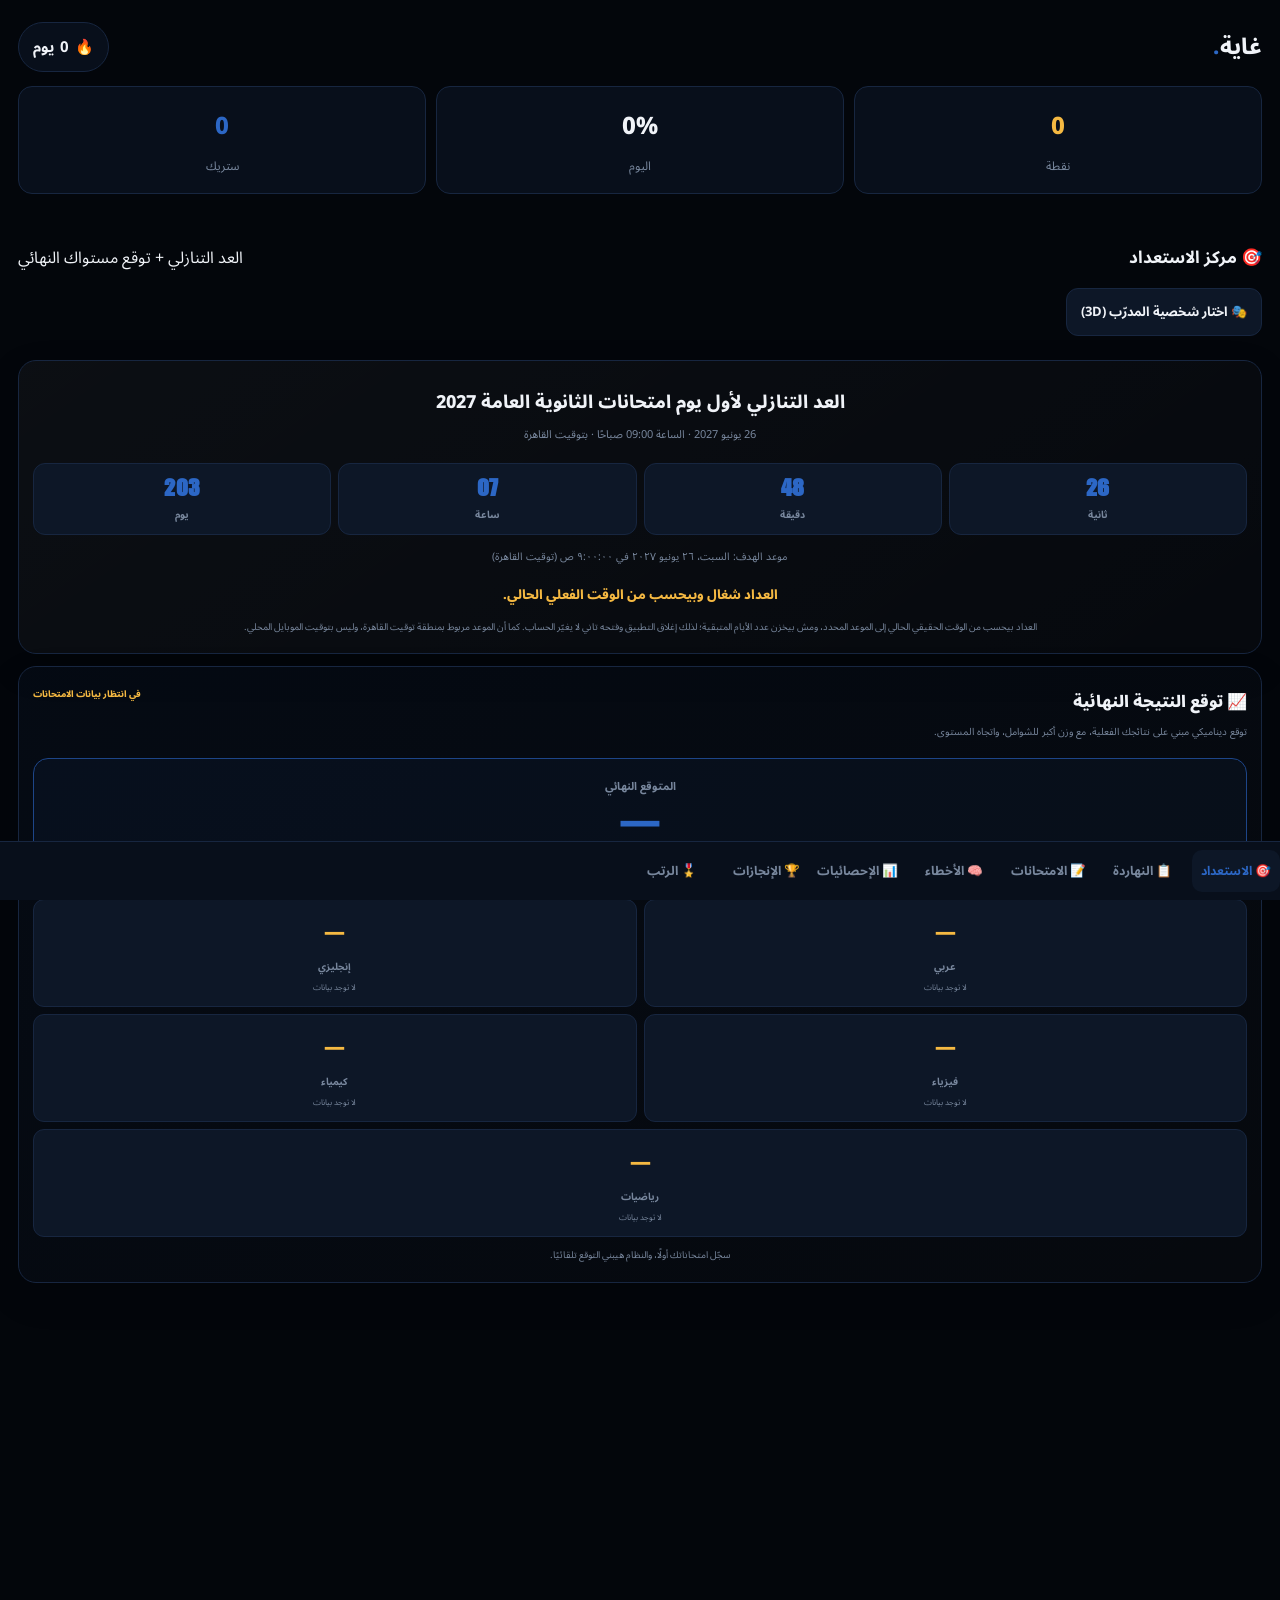
<file: index.html>
<!DOCTYPE html>
<html lang="ar" dir="rtl">
<head>
<meta charset="UTF-8">
<meta name="viewport" content="width=device-width, initial-scale=1.0, viewport-fit=cover">
<meta name="theme-color" content="#03060B">
<title>غاية</title>
<link rel="manifest" href="manifest.json">
<link rel="apple-touch-icon" href="icon-192.png">
<link rel="icon" href="icon-192.png">
<link rel="stylesheet" href="fonts.css">
<style>
  :root{
    --bg:#03060B;
    --surface:#080F1B;
    --surface-2:#0D1727;
    --border:#172640;
    --text:#F0F3F8;
    --muted:#78879D;
    --mint:#2C67C5;
    --mint-dim:#1D4588;
    --gold:#F5B942;
    --red:#FF5C5C;
    --red-dim:#5C2323;
  }
  *{box-sizing:border-box; margin:0; padding:0;}
  html{
    min-height:100%;
    overflow-y:auto;
    overflow-x:hidden;
    scroll-padding-bottom:340px;
  }
  body{
    height:auto;
    overflow-y:auto;
    overflow-x:hidden;
    scroll-padding-bottom:340px;
  }
  body{
    background:
      linear-gradient(var(--bg),var(--bg)),
      repeating-linear-gradient(0deg, transparent, transparent 39px, rgba(255,255,255,0.028) 40px),
      repeating-linear-gradient(90deg, transparent, transparent 39px, rgba(255,255,255,0.028) 40px);
    color:var(--text);
    font-family:'Noto Sans Arabic','Cairo','Tajawal',sans-serif;
    min-height:100dvh;
    padding-bottom:calc(320px + env(safe-area-inset-bottom));
  }
  body::after{content:''; display:block; height:120px;}
  h1,h2,h3,.num,.brand{font-family:'Noto Sans Arabic','Cairo','Tajawal',sans-serif;}
  .achievement-en,.rank-en,.rank-current-en{
    font-family:Impact,'Haettenschweiler','Arial Narrow Bold','Noto Sans Display',sans-serif;
    font-weight:900;
    letter-spacing:.15px;
  }
  .countdown-grid .countdown-value{
    font-family:Impact,'Haettenschweiler','Arial Narrow Bold','Noto Sans Display','Noto Sans Arabic',sans-serif;
    font-weight:900;
    letter-spacing:.2px;
  }
  /* Arabic display style: a heavy, rounded local fallback closest to the selected Picsart reference. */
  .brand,.section-head h2,.countdown-title,.prediction-head h3{font-weight:900;}

  header.top{
    padding:22px 18px 14px;
    display:flex;
    align-items:center;
    justify-content:space-between;
  }
  .brand{font-size:22px; font-weight:800; letter-spacing:.3px;}
  .brand span{color:var(--mint);}
  .streak-pill{
    display:flex; align-items:center; gap:6px;
    background:var(--surface);
    border:1px solid var(--border);
    padding:8px 14px;
    border-radius:100px;
    font-family:'Noto Sans Arabic','Cairo','Tajawal',sans-serif;
    font-weight:700;
    font-size:15px;
  }

  .stats-row{
    display:grid;
    grid-template-columns:1fr 1fr 1fr;
    gap:10px;
    padding:0 18px 18px;
  }
  .stat-card{
    background:var(--surface);
    border:1px solid var(--border);
    border-radius:14px;
    padding:14px 10px;
    text-align:center;
  }
  .stat-card .num{font-size:24px; font-weight:800;}
  .stat-card .lbl{font-size:12px; color:var(--muted); margin-top:2px;}
  .stat-card.points .num{color:var(--gold);}
  .stat-card.streak .num{color:var(--mint);}
  .points-breakdown{
    display:grid; grid-template-columns:repeat(4,1fr); gap:8px; margin-top:8px;
  }
  .points-breakdown .point-box{
    background:var(--surface); border:1px solid var(--border);
    border-radius:12px; padding:10px 6px; text-align:center;
  }
  .points-breakdown .point-value{
    font-family:'Noto Sans Arabic','Cairo','Tajawal',sans-serif; font-size:18px; font-weight:800; color:var(--gold);
  }
  .points-breakdown .point-label{font-size:10.5px; color:var(--muted); margin-top:2px;}
  .subject-breakdown{
    display:grid; grid-template-columns:repeat(3,1fr); gap:8px; margin-top:8px;
  }
  .subject-breakdown .point-box.total{border-color:var(--mint-dim);}
  .subject-breakdown .point-box.total .point-value{color:var(--mint);}

  section.wrap{padding:6px 18px 140px;}

  .section-head{
    display:flex; align-items:center; justify-content:space-between;
    margin:22px 0 12px;
  }
  .section-head h2{font-size:17px; font-weight:700;}
  .section-head .tabs, #page-errors .tabs{display:flex; gap:6px; background:var(--surface); padding:4px; border-radius:10px; border:1px solid var(--border); flex-wrap:wrap;}
  .section-head .tabs button, #page-errors .tabs button{
    background:transparent; border:none; color:var(--muted);
    font-family:'Noto Sans Arabic','Cairo','Tajawal',sans-serif; font-size:12px; padding:6px 10px; border-radius:7px; cursor:pointer;
  }
  .section-head .tabs button.active, #page-errors .tabs button.active{background:var(--surface-2); color:var(--text); font-weight:700;}

  .task{
    background:var(--surface);
    border:1px solid var(--border);
    border-radius:14px;
    padding:14px 16px;
    margin-bottom:10px;
    display:flex;
    align-items:center;
    gap:12px;
    position:relative;
    overflow:hidden;
  }
  .task .idx{
    font-family:'Noto Sans Arabic','Cairo','Tajawal',sans-serif; font-weight:800; font-size:13px; color:var(--muted);
    min-width:22px;
  }
  .task .info{flex:1; min-width:0;}
  .task .title{font-size:15px; font-weight:600; margin-bottom:3px;}
  .task.done .title{color:var(--muted); text-decoration:line-through;}
  .task .time{font-size:12.5px; color:var(--muted); font-family:'Noto Sans Arabic','Cairo','Tajawal',sans-serif;}
  .task .check{
    width:30px; height:30px; border-radius:9px;
    border:2px solid var(--border);
    background:transparent;
    display:flex; align-items:center; justify-content:center;
    cursor:pointer; flex-shrink:0;
    font-size:16px; color:transparent;
  }
  .task.done{border-color:var(--mint-dim); background:linear-gradient(90deg, rgba(44,103,197,0.08), transparent);}
  .task.done .check{background:var(--mint); border-color:var(--mint); color:#FFFFFF;}
  .task.failed{border-color:var(--red-dim); background:linear-gradient(90deg, rgba(255,92,92,0.08), transparent);}
  .task.failed .check{border-color:var(--red); color:var(--red);}
  .task.failed .time{color:var(--red);}

  .empty{
    text-align:center; color:var(--muted); font-size:13.5px;
    padding:28px 10px; border:1px dashed var(--border); border-radius:14px;
  }


  /* ---------- ACHIEVEMENTS ---------- */
.achievement-card.locked 
.rank-card-badge{
  width:110px;height:130px;display:block;margin:0 auto 8px;object-fit:contain;
  filter:drop-shadow(0 9px 16px rgba(0,0,0,.42));
  transition:transform .22s ease;
}
.rank-card:hover .rank-card-badge{transform:translateY(-4px) scale(1.035);}
.rank-card.locked .rank-card-badge{filter:grayscale(.75) brightness(.62) opacity(.48);}
.rank-card.current .rank-card-badge{filter:drop-shadow(0 0 14px rgba(224,189,99,.24)) drop-shadow(0 9px 16px rgba(0,0,0,.42));}

.achievement-badge-img{
  width:100px;height:114px;display:block;margin:0 auto 10px;object-fit:contain;
  filter:drop-shadow(0 8px 14px rgba(0,0,0,.42));
  transition:transform .22s ease,filter .22s ease,opacity .22s ease;
}
.achievement-card:hover .achievement-badge-img{transform:translateY(-3px) scale(1.035);}
.achievement-card.locked .achievement-badge-img{
  filter:grayscale(.9) brightness(.36) saturate(.35) contrast(1.08);
  opacity:.52;
}
.rank-hero{background:var(--surface);border:1px solid var(--border);border-radius:16px;padding:14px;margin-bottom:12px;display:grid;grid-template-columns:86px 1fr;gap:14px;align-items:center;}
  .rank-hero img{width:82px;height:82px;display:block;}
  .rank-level{font-size:10px;color:var(--gold);font-weight:900;letter-spacing:.4px;}
  .rank-current-name{font-size:18px;font-weight:900;margin-top:2px;line-height:1.3;}
  .rank-current-en{font-size:10.5px;color:var(--muted);direction:ltr;text-align:left;margin-top:2px;}
  .rank-points{font-family:'Noto Sans Arabic','Cairo','Tajawal',sans-serif;font-size:12px;color:var(--text);margin-top:7px;}
  .rank-progress{height:6px;background:var(--surface-2);border-radius:99px;overflow:hidden;margin-top:8px;}
  .rank-progress span{display:block;height:100%;background:var(--gold);border-radius:99px;}
  .rank-levels{display:flex;gap:5px;overflow:auto;margin-bottom:12px;padding-bottom:2px;}
  .rank-level-filter{white-space:nowrap;background:var(--surface);border:1px solid var(--border);color:var(--muted);border-radius:10px;padding:8px 10px;font-family:'Noto Sans Arabic','Cairo','Tajawal',sans-serif;font-size:11px;cursor:pointer;}
  .rank-level-filter.active{color:var(--text);border-color:var(--gold);font-weight:800;background:var(--surface-2);}
  .rank-grid{display:grid;grid-template-columns:repeat(2,minmax(0,1fr));gap:9px;}
  .rank-card{position:relative;background:var(--surface);border:1px solid var(--border);border-radius:14px;padding:11px;min-height:126px;overflow:hidden;display:grid;grid-template-columns:58px 1fr;gap:10px;align-items:center;}
  .rank-card.current{border-color:var(--gold);box-shadow:0 0 0 1px rgba(245,185,66,.1);}
  .rank-card.passed{border-color:var(--mint-dim);}
  .rank-card.locked{opacity:.55;filter:saturate(.45);}
  .rank-card img{width:56px;height:56px;display:block;}
  .rank-num{font-size:9.5px;color:var(--muted);font-family:'Noto Sans Arabic','Cairo','Tajawal',sans-serif;}
  .rank-name{font-size:12.5px;font-weight:900;line-height:1.35;margin-top:2px;}
  .rank-en{font-size:9.5px;color:var(--muted);direction:ltr;text-align:left;margin-top:2px;}
  .rank-required{font-size:10px;color:var(--muted);margin-top:6px;}
  .rank-state{font-size:9.5px;font-weight:800;margin-top:5px;color:var(--muted);}
  .rank-card.current .rank-state{color:var(--gold);}
  .rank-card.passed .rank-state{color:var(--mint);}
  @media(max-width:520px){.rank-grid{grid-template-columns:1fr;}.rank-hero{grid-template-columns:72px 1fr}.rank-hero img{width:68px;height:68px;}}
  .achievement-summary{display:grid;grid-template-columns:repeat(3,1fr);gap:8px;margin-bottom:12px;}
  .achievement-stat{background:var(--surface);border:1px solid var(--border);border-radius:12px;padding:12px;text-align:center;}
  .achievement-stat .num{font-family:'Noto Sans Arabic','Cairo','Tajawal',sans-serif;font-size:20px;font-weight:900;color:var(--gold);}
  .achievement-stat .lbl{font-size:11px;color:var(--muted);margin-top:3px;}
  .achievement-filters{display:flex;gap:6px;flex-wrap:wrap;margin-bottom:12px;}
  .achievement-filter{background:var(--surface);border:1px solid var(--border);color:var(--muted);border-radius:10px;padding:8px 10px;font-family:'Noto Sans Arabic','Cairo','Tajawal',sans-serif;font-size:11.5px;cursor:pointer;}
  .achievement-filter.active{background:var(--surface-2);color:var(--text);border-color:var(--gold);font-weight:800;}
  .achievement-grid{display:grid;grid-template-columns:repeat(2,minmax(0,1fr));gap:9px;}
  .achievement-card{position:relative;background:var(--surface);border:1px solid var(--border);border-radius:14px;padding:12px;min-height:126px;overflow:hidden;}
  .achievement-card.unlocked{border-color:var(--gold);box-shadow:0 0 0 1px rgba(245,185,66,.08);}
  .achievement-card.locked{opacity:.62;filter:saturate(.45);}
  .achievement-id{position:absolute;top:8px;left:9px;font-size:10px;color:var(--muted);font-family:'Noto Sans Arabic','Cairo','Tajawal',sans-serif;}
  .achievement-badge{width:42px;height:42px;border-radius:12px;background:var(--surface-2);border:1px solid var(--border);display:flex;align-items:center;justify-content:center;font-size:21px;margin-bottom:8px;}
  .achievement-card.unlocked .achievement-badge{border-color:var(--gold);background:rgba(245,185,66,.08);}
  .achievement-name{font-weight:900;font-size:13px;line-height:1.35;}
  .achievement-en{font-size:10.5px;color:var(--muted);margin-top:2px;direction:ltr;text-align:left;}
  .achievement-condition{font-size:10.5px;color:var(--muted);line-height:1.45;margin-top:7px;}
  .achievement-status{font-size:10px;margin-top:7px;color:var(--muted);font-weight:700;}
  .achievement-card.unlocked .achievement-status{color:var(--mint);}
  .achievement-progress{height:4px;background:var(--surface-2);border-radius:99px;overflow:hidden;margin-top:8px;}
  .achievement-progress span{display:block;height:100%;background:var(--gold);border-radius:99px;}
  @media(max-width:520px){.achievement-grid{grid-template-columns:1fr;}.achievement-summary{grid-template-columns:repeat(3,1fr);}}

  .add-bar{
    display:flex; gap:8px; margin-top:14px;
  }
  .add-bar input[type=text]{
    flex:1; background:var(--surface); border:1px solid var(--border); color:var(--text);
    border-radius:12px; padding:12px 14px; font-family:'Noto Sans Arabic','Cairo','Tajawal',sans-serif; font-size:14px;
  }
  .add-bar input[type=time]{
    background:var(--surface); border:1px solid var(--border); color:var(--text);
    border-radius:12px; padding:12px 10px; font-family:'Noto Sans Arabic','Cairo','Tajawal',sans-serif; font-size:14px; width:108px;
  }
  .add-bar button{
    background:var(--mint); color:#FFFFFF; border:none; border-radius:12px;
    padding:0 18px; font-family:'Noto Sans Arabic','Cairo','Tajawal',sans-serif; font-weight:800; font-size:14px; cursor:pointer;
  }

  .exam-form{
    background:var(--surface); border:1px solid var(--border); border-radius:14px;
    padding:14px; margin-bottom:16px;
  }
  .exam-form h3{font-size:15px; margin-bottom:12px;}
  .form-grid{display:grid; grid-template-columns:1fr 1fr; gap:10px;}
  .field{display:flex; flex-direction:column; gap:5px;}
  .field.full{grid-column:1 / -1;}
  .field label{font-size:12px; color:var(--muted);}
  .field select,.field input{
    width:100%; background:var(--surface-2); border:1px solid var(--border);
    color:var(--text); border-radius:10px; padding:10px 11px;
    font-family:'Noto Sans Arabic','Cairo','Tajawal',sans-serif; font-size:13.5px;
  }
  .field input[type=number]{font-family:'Noto Sans Arabic','Cairo','Tajawal',sans-serif;}
  .exam-submit{
    width:100%; margin-top:12px; padding:11px; border:none; border-radius:10px;
    background:var(--mint); color:#FFFFFF; font-family:'Noto Sans Arabic','Cairo','Tajawal',sans-serif;
    font-weight:800; font-size:13.5px; cursor:pointer;
  }
  .exam-section-title{
    display:flex; align-items:center; justify-content:space-between;
    margin:18px 0 10px;
  }
  .exam-section-title h3{font-size:15px;}
  .exam-section-title span{font-size:11px; color:var(--muted);}
  .exam-summary{
    display:flex; align-items:center; gap:10px; background:var(--surface);
    border:1px solid var(--border); border-radius:12px; padding:12px 14px;
    margin-bottom:8px;
  }
  .exam-summary .subject{flex:1; font-weight:700; font-size:14px;}
  .exam-summary .exam-count{font-size:11px; color:var(--muted);}
  .exam-summary .average{font-family:'Noto Sans Arabic','Cairo','Tajawal',sans-serif; font-size:17px; font-weight:800; color:var(--gold);}
  .exam-record{
    display:flex; align-items:center; gap:10px; padding:10px 2px;
    border-bottom:1px solid var(--border); font-size:13px;
  }
  .exam-record:last-child{border-bottom:none;}
  .exam-record .record-info{flex:1; min-width:0;}
  .exam-record .record-subject{font-weight:700;}
  .exam-record .record-meta{font-size:11px; color:var(--muted); margin-top:2px;}
  .exam-record .record-score{font-family:'Noto Sans Arabic','Cairo','Tajawal',sans-serif; font-weight:800; color:var(--mint);}
  .schedule-row{
    display:grid; grid-template-columns:1fr 1.2fr .9fr; gap:8px;
    margin-bottom:8px;
  }
  .schedule-row input,.schedule-row select{
    width:100%; min-width:0; background:var(--surface-2);
    border:1px solid var(--border); color:var(--text); border-radius:9px;
    padding:9px 8px; font-family:'Noto Sans Arabic','Cairo','Tajawal',sans-serif; font-size:12px;
  }
  .schedule-row input[type=time]{font-family:'Noto Sans Arabic','Cairo','Tajawal',sans-serif;}
  .record-actions{display:flex; gap:4px; flex-shrink:0;}
  .icon-btn{
    background:transparent; border:1px solid var(--border); color:var(--muted);
    font-size:13px; cursor:pointer; padding:6px 8px; border-radius:8px; line-height:1;
  }
  .icon-btn.danger{border-color:var(--red-dim); color:var(--red);}
  .exam-record.editing{border:1px solid var(--mint-dim); border-radius:10px; background:rgba(44,103,197,.05);}
  .exam-submit-row{display:flex; gap:8px; margin-top:12px;}
  .exam-submit-row .exam-submit{margin-top:0; flex:1;}
  .exam-cancel-edit{
    display:none; border:1px solid var(--border); background:transparent; color:var(--muted);
    border-radius:10px; padding:0 16px; font-family:'Noto Sans Arabic','Cairo','Tajawal',sans-serif; font-weight:700; font-size:13px; cursor:pointer;
  }
  .exam-filter{
    width:100%; background:var(--surface-2); border:1px solid var(--border); color:var(--text);
    border-radius:10px; padding:9px 11px; font-family:'Noto Sans Arabic','Cairo','Tajawal',sans-serif; font-size:13px; margin-bottom:10px;
  }
  .stats-nav{
    display:flex; align-items:center; justify-content:center; gap:14px; margin:6px 0 6px;
  }
  .stats-nav button{
    padding:7px 14px; border-radius:9px; border:1px solid var(--border);
    background:var(--surface); color:var(--text); font-family:'Noto Sans Arabic','Cairo','Tajawal',sans-serif; font-weight:700; font-size:12.5px; cursor:pointer;
  }
  .stats-nav button:disabled{opacity:.35; cursor:default;}
  .stats-nav .range-label{font-family:'Noto Sans Arabic','Cairo','Tajawal',sans-serif; font-weight:700; font-size:13px; min-width:130px; text-align:center;}
  .exam-chart-panel{background:var(--surface);border:1px solid var(--border);border-radius:16px;padding:13px;margin-top:12px;}
  .exam-chart-head{display:flex;align-items:flex-start;justify-content:space-between;gap:10px;margin-bottom:10px;} .exam-chart-head h3{font-size:14px;font-weight:900;margin-bottom:3px;} .exam-chart-head span{font-size:10.5px;color:var(--muted);line-height:1.5;}
  .chart-period-tabs{display:flex;gap:4px;background:var(--surface-2);border:1px solid var(--border);border-radius:9px;padding:3px;flex-shrink:0;} .chart-period-tabs button{border:0;background:transparent;color:var(--muted);font-family:inherit;font-size:10px;font-weight:800;padding:6px 7px;border-radius:7px;white-space:nowrap;cursor:pointer;} .chart-period-tabs button.active{background:var(--mint);color:#fff;}
  .chart-filter-scroller{display:flex;gap:6px;overflow-x:auto;scrollbar-width:none;-webkit-overflow-scrolling:touch;padding:1px 1px 7px;margin-bottom:2px;} .chart-filter-scroller::-webkit-scrollbar{display:none;} .chart-filter-scroller button{flex:0 0 auto;border:1px solid var(--border);background:var(--surface-2);color:var(--muted);font-family:inherit;font-size:10.5px;font-weight:700;padding:7px 9px;border-radius:9px;white-space:nowrap;cursor:pointer;} .chart-filter-scroller button.active{color:#fff;border-color:var(--mint);background:rgba(44,103,197,.18);}
  .exam-chart-wrap{height:245px;position:relative;margin-top:5px;} #examProgressChart{width:100%;height:100%;display:block;} .exam-chart-legend{display:flex;gap:8px;flex-wrap:wrap;margin-top:8px;} .chart-legend-item{display:inline-flex;align-items:center;gap:5px;color:var(--muted);font-size:9.5px;} .chart-legend-dot{width:8px;height:8px;border-radius:50%;display:inline-block;}
  .all-exam-records{background:var(--surface);border:1px solid var(--border);border-radius:14px;overflow:hidden;} .all-exam-record{display:grid;grid-template-columns:1fr auto;gap:10px;padding:11px 12px;border-bottom:1px solid var(--border);align-items:center;} .all-exam-record:last-child{border-bottom:0;} .all-exam-main{min-width:0;} .all-exam-title{font-size:12.5px;font-weight:900;line-height:1.35;} .all-exam-meta{font-size:10px;color:var(--muted);margin-top:3px;} .all-exam-score{font-family:Impact,'Haettenschweiler','Arial Narrow Bold',sans-serif;font-size:22px;line-height:1;color:var(--mint);direction:ltr;text-align:left;} .all-exam-empty{padding:22px;text-align:center;color:var(--muted);font-size:12px;}
  .achievement-recent-panel{background:var(--surface);border:1px solid var(--border);border-radius:14px;padding:12px;margin-bottom:12px;} .achievement-recent-head{margin-bottom:8px;} .achievement-recent-head h3{font-size:13px;font-weight:900;margin-bottom:2px;} .achievement-recent-head span{font-size:10px;color:var(--muted);} .achievement-recent-list{display:grid;gap:7px;} .achievement-recent-item{display:grid;grid-template-columns:34px 1fr auto;gap:8px;align-items:center;background:var(--surface-2);border:1px solid var(--border);border-radius:10px;padding:8px;} .achievement-recent-icon{width:30px;height:30px;border-radius:9px;display:flex;align-items:center;justify-content:center;background:rgba(44,103,197,.13);color:var(--mint);font-size:14px;} .achievement-recent-name{font-size:11.5px;font-weight:900;} .achievement-recent-meta{font-size:9px;color:var(--muted);margin-top:2px;} .achievement-recent-progress{font-size:9.5px;color:var(--gold);font-weight:800;white-space:nowrap;}
  @media(max-width:520px){.exam-chart-head{display:block}.chart-period-tabs{margin-top:8px;width:max-content}.exam-chart-wrap{height:220px}.achievement-recent-item{grid-template-columns:30px 1fr}.achievement-recent-progress{grid-column:2;}}
  .exam-stats-tabs{
    display:grid; grid-template-columns:repeat(3,1fr); gap:7px; margin:9px 0;
  }
  .exam-stats-tabs.period-tabs{grid-template-columns:repeat(3,1fr);}
  .exam-stats-tabs button{
    padding:9px 7px; border-radius:10px; border:1px solid var(--border);
    background:var(--surface); color:var(--muted); font-family:'Noto Sans Arabic','Cairo','Tajawal',sans-serif;
    font-weight:800; font-size:12px; cursor:pointer;
  }
  .exam-stats-tabs button.active{
    color:var(--mint); border-color:var(--mint-dim); background:rgba(44,103,197,.08);
  }
  .exam-stats-range{
    text-align:center; color:var(--muted); font-family:'Noto Sans Arabic','Cairo','Tajawal',sans-serif;
    font-size:11px; margin:4px 0 8px;
  }
  .prediction-card{margin-top:12px;padding:18px 14px;border:1px solid var(--border);border-radius:18px;background:linear-gradient(145deg,rgba(44,103,197,.045),rgba(255,255,255,.012));box-shadow:0 14px 36px rgba(0,0,0,.14);}
  .prediction-head{display:flex;gap:10px;align-items:flex-start;justify-content:space-between;}
  .prediction-head h3{font-family:'Noto Sans Arabic','Cairo','Tajawal',sans-serif;font-size:16px;font-weight:900;margin:0;}
  .prediction-head p{margin:4px 0 0;color:var(--muted);font-size:10px;line-height:1.7;}
  .prediction-status{font-family:'Noto Sans Arabic','Cairo','Tajawal',sans-serif;font-size:9px;font-weight:800;color:var(--gold);white-space:nowrap;}
  .prediction-overall{text-align:center;margin:18px 0 14px;padding:16px 10px;border:1px solid var(--mint-dim);border-radius:15px;background:rgba(44,103,197,.055);}
  .prediction-overall-label{font-size:11px;color:var(--muted);font-family:'Noto Sans Arabic','Cairo','Tajawal',sans-serif;font-weight:700;}
  .prediction-overall-value{margin-top:2px;font-family:'Noto Sans Arabic','Cairo','Tajawal',sans-serif;font-size:42px;line-height:1.05;font-weight:1000;color:var(--mint);font-variant-numeric:tabular-nums;}
  .prediction-overall-sub{margin-top:4px;font-size:9.5px;color:var(--muted);}
  .prediction-subjects{display:grid;grid-template-columns:repeat(2,1fr);gap:7px;}
  .prediction-subject{padding:10px;border:1px solid var(--border);border-radius:11px;background:var(--surface-2);text-align:center;}
  .prediction-subject .value{font-family:'Noto Sans Arabic','Cairo','Tajawal',sans-serif;font-size:21px;font-weight:900;color:var(--gold);}
  .prediction-subject .name{margin-top:2px;font-size:10px;color:var(--muted);font-family:'Noto Sans Arabic','Cairo','Tajawal',sans-serif;font-weight:700;}
  .prediction-subject:last-child{grid-column:1/-1;}
  .prediction-details{margin-top:10px;color:var(--muted);font-size:9.5px;line-height:1.8;text-align:center;}
  .prediction-details strong{color:var(--text);}
  .countdown-card{
    margin-top:12px; padding:22px 14px 18px; border:1px solid var(--border);
    border-radius:18px; background:linear-gradient(145deg,rgba(255,255,255,.035),rgba(255,255,255,.012));
    box-shadow:0 14px 36px rgba(0,0,0,.16); text-align:center;
  }
  .countdown-title{font-family:'Noto Sans Arabic','Cairo','Tajawal',sans-serif; font-weight:800; font-size:18px; color:var(--text);}
  .countdown-subtitle{margin-top:5px; color:var(--muted); font-size:11px; line-height:1.7;}
  .countdown-grid{display:grid; grid-template-columns:repeat(4,1fr); gap:7px; margin-top:18px; direction:ltr;}
  .countdown-unit{min-width:0; padding:11px 5px 9px; border:1px solid var(--border); border-radius:12px; background:var(--surface-2);}
  .countdown-value{font-family:'Noto Sans Arabic','Cairo','Tajawal',sans-serif; font-size:22px; font-weight:900; line-height:1.15; color:var(--mint); font-variant-numeric:tabular-nums; font-feature-settings:'tnum';}
  .countdown-value.countdown-tick{animation:countdownTick .18s ease-out;}
  @keyframes countdownTick{0%{transform:translateY(-1px);opacity:.72}100%{transform:translateY(0);opacity:1}}
  @media (prefers-reduced-motion: reduce){.countdown-value.countdown-tick{animation:none;}}
  .countdown-label{margin-top:4px; color:var(--muted); font-family:'Noto Sans Arabic','Cairo','Tajawal',sans-serif; font-size:10px; font-weight:700;}
  .countdown-target{margin-top:14px; color:var(--muted); font-family:'Noto Sans Arabic','Cairo','Tajawal',sans-serif; font-size:10.5px; line-height:1.7;}
  .countdown-state{margin-top:14px; font-family:'Noto Sans Arabic','Cairo','Tajawal',sans-serif; font-weight:800; font-size:13px; color:var(--gold);}
  .countdown-note{margin-top:10px; color:var(--muted); font-size:9.5px; line-height:1.7;}
  @media (max-width:380px){.countdown-grid{gap:5px}.countdown-value{font-size:19px}.countdown-unit{padding-inline:3px}}

  .backup-row{display:flex; gap:8px; margin-top:34px;}
  .backup-btn{
    flex:1; background:transparent; border:1px solid var(--border); color:var(--text);
    border-radius:10px; padding:10px 8px; font-family:'Noto Sans Arabic','Cairo','Tajawal',sans-serif; font-weight:700; font-size:12px; cursor:pointer;
  }

  .chart{display:flex; align-items:flex-end; gap:8px; height:120px; padding:10px 4px 0;}
  .bar-col{flex:1; display:flex; flex-direction:column; align-items:center; gap:6px;}
  .bar{width:100%; max-width:26px; background:var(--surface-2); border-radius:6px 6px 3px 3px; position:relative; overflow:hidden; height:90px;}
  .bar .fill{position:absolute; bottom:0; left:0; right:0; background:linear-gradient(180deg,var(--mint),var(--mint-dim)); border-radius:6px 6px 3px 3px;}
  .bar-col .day-lbl{font-size:11px; color:var(--muted); font-family:'Noto Sans Arabic','Cairo','Tajawal',sans-serif;}

  .heat-grid{display:grid; grid-template-columns:repeat(7,1fr); gap:6px;}
  #yearWrap{gap:5px;}
  #yearWrap .bar{max-width:20px; height:90px;}
  #yearWrap .day-lbl{font-size:9.5px;}
  .heat-cell{aspect-ratio:1; border-radius:6px; background:var(--surface-2); border:1px solid var(--border);}

.achievement-toast{
    position:fixed; left:50%; top:22px; transform:translateX(-50%);
    width:min(90vw,460px);
    background:linear-gradient(145deg,#101A2A,#0A111D);
    border:1px solid var(--gold);
    color:var(--text); padding:18px 18px 17px; border-radius:18px;
    font-family:'Noto Sans Arabic','Cairo','Tajawal',sans-serif;
    text-align:center; z-index:60;
    box-shadow:0 18px 50px rgba(0,0,0,.55);
    animation:achievementPop .25s ease;
  }
  .achievement-toast .close-toast{
    position:absolute; top:5px; left:9px; width:30px; height:30px;
    border:none; background:transparent; color:rgba(255,255,255,.72);
    font-size:23px; line-height:1; cursor:pointer; font-family:Arial,sans-serif;
  }
  .achievement-toast .close-toast:hover{color:#fff;}
  .achievement-toast-title{font-size:11px;color:var(--gold);font-weight:900;margin-bottom:5px;}
  .achievement-toast-name{font-size:14px;font-weight:900;line-height:1.45;margin-bottom:7px;}
  .achievement-toast-message{font-size:13px;line-height:1.85;font-weight:700;}
  @keyframes achievementPop{from{transform:translate(-50%,-8px) scale(.96);opacity:0;}to{transform:translate(-50%,0) scale(1);opacity:1;}}
  @media (max-width:520px){.achievement-toast{top:12px;width:min(92vw,460px);padding:17px 15px 16px}.achievement-toast-message{font-size:12.5px;}}

  .toast{
    position:fixed; left:50%; top:50%; transform:translate(-50%,-50%);
    width:min(88vw,430px);
    background:var(--red-dim); border:1px solid var(--red);
    color:#fff; padding:22px 20px; border-radius:18px;
    font-family:'Noto Sans Arabic','Cairo','Tajawal',sans-serif; font-weight:700; font-size:15px; line-height:1.8;
    text-align:center; z-index:50;
    box-shadow:0 18px 50px rgba(0,0,0,0.55);
    animation:popin .25s ease;
  }
  .toast .close-toast{
    position:absolute; top:6px; left:10px;
    width:30px; height:30px; border:none; background:transparent;
    color:rgba(255,255,255,.75); font-size:24px; line-height:1;
    cursor:pointer; font-family:Arial, sans-serif;
  }
  .toast .close-toast:hover{color:#fff;}
  .toast.motivation{
    background:var(--mint-dim); border-color:var(--mint);
  }
  @keyframes popin{from{transform:translate(-50%,-50%) scale(.92); opacity:0;} to{transform:translate(-50%,-50%) scale(1); opacity:1;}}
  .toast .emoji{font-size:25px; display:block; margin-bottom:6px;}

  nav.bottom{
    position:fixed; bottom:0; left:0; right:0;
    background:var(--surface); border-top:1px solid var(--border);
    display:flex; flex-wrap:nowrap; justify-content:flex-start;
    padding:8px 0 calc(8px + env(safe-area-inset-bottom));
    gap:6px; z-index:40;
    overflow-x:auto; overflow-y:hidden;
    -webkit-overflow-scrolling:touch;
    scrollbar-width:none;
    touch-action:pan-x;
  }
  nav.bottom::-webkit-scrollbar{display:none;}
  nav.bottom button{
    flex:0 0 88px; width:88px;
    background:transparent; border:none; color:var(--muted);
    font-family:'Noto Sans Arabic','Cairo','Tajawal',sans-serif; font-weight:700; font-size:12.5px; padding:8px 6px;
    border-radius:10px; cursor:pointer; white-space:nowrap;
  }
  nav.bottom button.active{color:var(--mint); background:var(--surface-2);}

  .page{display:none;}
  .page.active{display:block;}

  @media (max-width:520px){
    .form-grid{grid-template-columns:1fr;}
    .field.full{grid-column:auto;}
    .schedule-row{grid-template-columns:1fr 1.25fr 1fr;}
    .points-breakdown{grid-template-columns:repeat(2,1fr);}
    .subject-breakdown{grid-template-columns:repeat(2,1fr);}
  }
/* ===== Coach 3D ===== */
.coach-panel{position:fixed;left:50%;bottom:calc(env(safe-area-inset-bottom,0px) + 84px);transform:translateX(-50%);width:min(94vw,460px);max-height:calc(100vh - 170px);z-index:50;display:flex;flex-direction:column;overflow:hidden;border-radius:22px;background:linear-gradient(180deg,#0b1424,#080f1b);border:1px solid var(--border);box-shadow:0 18px 50px rgba(0,0,0,.6);font-family:'Noto Sans Arabic','Cairo','Tajawal',sans-serif;animation:coachin .28s ease}
.coach-panel.angry{border-color:var(--red)}.coach-panel.happy{border-color:var(--mint)}
@keyframes coachin{from{transform:translate(-50%,24px);opacity:0}to{transform:translate(-50%,0);opacity:1}}
.coach-head{display:flex;align-items:center;gap:8px;padding:9px 14px;color:var(--text);font-size:14px}
.coach-head small{color:var(--muted);font-weight:700}
.coach-dot{width:9px;height:9px;border-radius:50%;background:#3ddc84;box-shadow:0 0 8px #3ddc84}
.coach-panel.angry .coach-dot{background:var(--red);box-shadow:0 0 8px var(--red)}
.coach-panel .coach-close{position:static;margin-inline-start:auto;width:30px;height:30px;border:none;background:transparent;color:rgba(255,255,255,.75);font-size:24px;line-height:1;cursor:pointer;font-family:Arial,sans-serif}
.coach-stage{position:relative;height:215px;flex:0 0 auto;overflow:hidden}
.coach-stage.big{height:min(46vh,330px)}
.coach-host{position:absolute;inset:0}
.coach-canvas{width:100%;height:100%;display:block;touch-action:none}
.coach-glow{position:absolute;inset:0;background:radial-gradient(circle at 50% 55%,rgba(44,103,197,.38),transparent 62%)}
.coach-panel.angry .coach-glow,.coach-picker[data-mood="angry"] .coach-glow{background:radial-gradient(circle at 50% 55%,rgba(255,60,60,.42),transparent 62%)}
.coach-panel.happy .coach-glow,.coach-picker[data-mood="happy"] .coach-glow{background:radial-gradient(circle at 50% 55%,rgba(245,185,66,.4),transparent 62%)}
.coach-fx{position:absolute;top:10px;right:18px;font-size:34px;animation:coachpulse .7s ease-in-out infinite alternate;pointer-events:none}
@keyframes coachpulse{from{transform:scale(.88) rotate(-6deg)}to{transform:scale(1.15) rotate(6deg)}}
.coach-chat{display:flex;flex-direction:column;gap:8px;padding:10px 14px 14px;overflow-y:auto;max-height:36vh}
.coach-bubble{padding:10px 14px;border-radius:16px;font-size:14.5px;line-height:1.85;font-weight:700;color:#fff;max-width:94%;white-space:pre-wrap;word-break:break-word}
.coach-bubble.me{align-self:flex-start;background:#16233a;color:var(--muted);font-size:13px;border-bottom-right-radius:4px}
.coach-bubble.bot{align-self:flex-end;border-bottom-left-radius:4px;background:var(--mint-dim)}
.coach-panel.angry .coach-bubble.bot{background:var(--red-dim);border:1px solid var(--red)}
.coach-typing{display:inline-flex;gap:4px;align-items:center;height:20px}
.coach-typing i{width:7px;height:7px;border-radius:50%;background:rgba(255,255,255,.7);animation:coachdot 1s infinite}
.coach-typing i:nth-child(2){animation-delay:.15s}.coach-typing i:nth-child(3){animation-delay:.3s}
@keyframes coachdot{0%,60%,100%{transform:translateY(0);opacity:.5}30%{transform:translateY(-5px);opacity:1}}
.coach-picker{position:fixed;inset:0;z-index:90;background:rgba(0,0,0,.72);display:flex;align-items:center;justify-content:center;padding:14px;font-family:'Noto Sans Arabic','Cairo','Tajawal',sans-serif}
.coach-picker-card{width:min(96vw,440px);max-height:96vh;overflow-y:auto;background:var(--surface);border:1px solid var(--border);border-radius:22px;padding:12px 14px 16px;color:var(--text)}
.coach-picker-top{display:flex;align-items:center;justify-content:space-between;font-size:16px;padding:2px 2px 6px}
.coach-x{width:34px;height:34px;border:none;background:transparent;color:rgba(255,255,255,.8);font-size:26px;cursor:pointer;font-family:Arial,sans-serif}
.coach-picker .coach-stage{border-radius:16px;background:#050a13}
.coach-nav{display:flex;align-items:center;gap:8px;margin:10px 0 8px}
.coach-nav button{flex:0 0 44px;height:44px;border-radius:12px;border:1px solid var(--border);background:var(--surface-2);color:var(--text);font-size:26px;cursor:pointer}
.coach-info{flex:1;text-align:center;display:flex;flex-direction:column;gap:2px}
.coach-info b{font-size:18px}.coach-info span{font-size:12.5px;color:var(--muted);line-height:1.6}.coach-info small{font-size:11px;color:var(--gold)}
.coach-moods{display:flex;gap:6px;margin-bottom:10px}
.coach-moods button{flex:1;padding:9px 4px;border-radius:12px;border:1px solid var(--border);background:var(--surface-2);color:var(--muted);font-weight:700;font-family:inherit;font-size:13px;cursor:pointer}
.coach-moods button.on{border-color:var(--mint);color:#fff;background:#102244}
.coach-toggle{display:flex;align-items:center;gap:8px;font-size:12.5px;color:var(--muted);margin:4px 2px 12px}
.coach-pick{width:100%;padding:13px;border:none;border-radius:14px;background:var(--mint);color:#fff;font-weight:900;font-size:15px;font-family:inherit;cursor:pointer}
.coach-open-btn{display:inline-flex;align-items:center;gap:6px;margin:0 0 12px;padding:9px 14px;border-radius:12px;border:1px solid var(--border);background:var(--surface-2);color:var(--text);font-family:inherit;font-weight:700;font-size:13px;cursor:pointer}

.coach-chips{display:flex;gap:6px;overflow-x:auto;padding:2px 0 10px;scrollbar-width:none;-webkit-overflow-scrolling:touch}
.coach-chips::-webkit-scrollbar{display:none}
.coach-chips button{flex:0 0 auto;display:flex;flex-direction:column;align-items:center;gap:2px;min-width:74px;padding:7px 8px;border-radius:12px;border:1px solid var(--border);background:var(--surface-2);color:var(--muted);font-family:inherit;font-weight:700;font-size:11.5px;cursor:pointer;white-space:nowrap}
.coach-chips button span{font-size:20px;line-height:1}
.coach-chips button.on{border-color:var(--mint);color:#fff;background:#102244}
</style>
</head>
<body>

<header class="top">
  <div class="brand">غاية<span>.</span></div>
  <div class="streak-pill">🔥 <span id="streakNum">0</span> يوم</div>
</header>

<div class="stats-row">
  <div class="stat-card points"><div class="num" id="pointsNum">0</div><div class="lbl">نقطة</div></div>
  <div class="stat-card"><div class="num" id="todayPct">0%</div><div class="lbl">اليوم</div></div>
  <div class="stat-card streak"><div class="num" id="streakNum2">0</div><div class="lbl">ستريك</div></div>
</div>

<!-- PAGE: TODAY -->
<section class="wrap page" id="page-today">
  <div class="section-head"><h2>مهام النهاردة</h2></div>
  <div id="taskList"></div>
  <div class="add-bar">
    <input type="text" id="newTaskTitle" placeholder="اكتب المهمة (مثلاً: حل مسائل تفاضل)">
    <input type="time" id="newTaskTime">
    <button onclick="addTask()">+</button>
  </div>
</section>

<!-- PAGE: EXAMS -->
<section class="wrap page" id="page-exams">
  <div class="section-head"><h2>نتائج الامتحانات</h2></div>
  <div class="exam-form">
    <h3>سجّل نتيجة جديدة</h3>
    <div class="form-grid">
      <div class="field">
        <label for="examType">نوع الامتحان</label>
        <select id="examType">
          <option value="weekly">امتحان أسبوعي</option>
          <option value="comprehensive">امتحان شامل</option>
        </select>
      </div>
      <div class="field">
        <label for="examSubject">المادة</label>
        <select id="examSubject" onchange="toggleCustomSubject()">
          <option value="">اختار المادة</option>
          <option>رياضيات</option>
          <option>فيزياء</option>
          <option>كيمياء</option>
          <option>عربي</option>
          <option>إنجليزي</option>
          <option value="__custom__">مادة تانية...</option>
        </select>
      </div>
      <div class="field full">
        <label for="examDate">تاريخ الامتحان</label>
        <input id="examDate" type="date" max="9999-12-31">
      </div>
      <div class="field full" id="customSubjectWrap" style="display:none;">
        <label for="customSubject">اسم المادة</label>
        <input id="customSubject" type="text" maxlength="40" placeholder="اكتب اسم المادة">
      </div>
      <div class="field full">
        <label for="examScore">نسبتك المئوية</label>
        <input id="examScore" type="number" min="0" max="100" step="0.1" inputmode="decimal" placeholder="مثال: 87.5">
      </div>
    </div>
    <div class="exam-submit-row">
      <button class="exam-submit" type="button" id="examSubmitBtn" onclick="addExam()">سجّل النتيجة</button>
      <button class="exam-cancel-edit" type="button" id="examCancelBtn" onclick="cancelExamEdit()">إلغاء</button>
    </div>
  </div>

  <div class="exam-section-title">
    <h3>إجمالي كل مادة</h3>
    <span>متوسط النتائج في كل مادة، والإجمالي هو متوسط المواد الخمسة مع بعض</span>
  </div>
  <div id="allTimeSubjectTotals" class="subject-breakdown"></div>

  <div class="exam-section-title">
    <h3>آخر النتائج</h3>
  </div>
  <select class="exam-filter" id="examFilterSubject" onchange="renderExams()"></select>
  <div class="stats-nav">
    <button type="button" id="examHistoryPrevBtn" onclick="shiftExamHistory(-1)">السابق</button>
    <span class="range-label" id="examHistoryLabel"></span>
    <button type="button" id="examHistoryNextBtn" onclick="shiftExamHistory(1)">التالي</button>
  </div>
  <div id="examList" class="exam-form"></div>
</section>

<!-- PAGE: ERROR BANK -->
<section class="wrap page" id="page-errors">
  <div class="section-head"><h2>بنك الأخطاء</h2></div>
  <div class="exam-form">
    <h3>سجّل سبب غلطة على امتحان</h3>
    <div class="form-grid">
      <div class="field full">
        <label for="errorExamSelect">اختار الامتحان</label>
        <select id="errorExamSelect" onchange="onErrorExamChange()"></select>
      </div>
      <div class="field">
        <label for="errorReasonSelect">سبب الغلط</label>
        <select id="errorReasonSelect" onchange="toggleCustomErrorReason()"></select>
      </div>
      <div class="field">
        <label for="errorCount">عدد الأخطاء</label>
        <input id="errorCount" type="number" min="1" step="1" inputmode="numeric" placeholder="مثال: 3">
      </div>
      <div class="field full" id="customErrorReasonWrap" style="display:none;">
        <label for="customErrorReason">اكتب السبب</label>
        <input id="customErrorReason" type="text" maxlength="40" placeholder="اكتب سبب الغلط">
      </div>
    </div>
    <button class="exam-submit" type="button" onclick="addExamError()">إضافة الغلطة</button>
  </div>

  <div class="exam-section-title">
    <h3>أخطاء الامتحان المختار</h3>
  </div>
  <div id="examErrorsList" class="exam-form"></div>

  <div class="exam-section-title">
    <h3>توزيع أسباب الأخطاء</h3>
    <span id="errorAnalysisScope"></span>
  </div>
  <div class="tabs" style="margin-bottom:10px;">
    <button class="active" data-errrange="all" onclick="setErrorRange('all')">الكل</button>
    <button data-errrange="week" onclick="setErrorRange('week')">أسبوع</button>
    <button data-errrange="month" onclick="setErrorRange('month')">شهر</button>
    <button data-errrange="year" onclick="setErrorRange('year')">سنة</button>
    <button data-errrange="subject" onclick="setErrorRange('subject')">مادة معينة</button>
    <button data-errrange="exam" onclick="setErrorRange('exam')">امتحان معين</button>
  </div>
  <div id="errorSubjectControls" style="display:none; margin-bottom:10px;">
    <select id="errorSubjectSelect" onchange="onErrorSubjectChange()" style="width:100%; background:var(--surface-2); border:1px solid var(--border); color:var(--text); border-radius:10px; padding:10px 11px; font-family:'Noto Sans Arabic','Cairo','Tajawal',sans-serif; font-size:13.5px; margin-bottom:8px;"></select>
    <div class="tabs">
      <button class="active" data-errsubrange="all" onclick="setErrorSubjectTimeRange('all')">الكل</button>
      <button data-errsubrange="week" onclick="setErrorSubjectTimeRange('week')">أسبوع</button>
      <button data-errsubrange="month" onclick="setErrorSubjectTimeRange('month')">شهر</button>
      <button data-errsubrange="year" onclick="setErrorSubjectTimeRange('year')">سنة</button>
    </div>
  </div>
  <div class="stats-nav" id="errorRangeNav" style="display:none;">
    <button type="button" id="errorRangePrevBtn" onclick="shiftErrorRange(-1)">السابق</button>
    <span class="range-label" id="errorRangeLabel"></span>
    <button type="button" id="errorRangeNextBtn" onclick="shiftErrorRange(1)">التالي</button>
  </div>
  <div id="errorReasonPie" class="exam-form" style="margin-bottom:10px;"></div>
  <div id="errorReasonBreakdown" class="exam-form"></div>

  <div class="exam-section-title">
    <h3>أكتر مادة فيها أخطاء</h3>
  </div>
  <div id="errorSubjectBreakdown" class="exam-form"></div>
</section>

<!-- PAGE: STATS -->
<!-- PAGE: ACHIEVEMENTS -->
<section class="wrap page" id="page-achievements">
  <div class="section-head"><h2>الإنجازات</h2></div>
  <div class="achievement-summary">
    <div class="achievement-stat"><div class="num" id="achievementUnlockedCount">0</div><div class="lbl">مفتوح</div></div>
    <div class="achievement-stat"><div class="num" id="achievementTotalCount">162</div><div class="lbl">الإجمالي</div></div>
    <div class="achievement-stat"><div class="num" id="achievementPct">0%</div><div class="lbl">نسبة الإنجاز</div></div>
  </div>
  <div class="achievement-filters" id="achievementFilters"></div>
  <div class="achievement-recent-panel"><div class="achievement-recent-head"><h3>متابعة الإنجازات</h3><span>الإنجازات المفتوحة وأقرب الإنجازات ليك</span></div><div id="achievementRecentList" class="achievement-recent-list"></div></div>
  <div id="achievementGrid" class="achievement-grid"></div>
</section>

<!-- PAGE: EXAM COUNTDOWN -->
<section class="wrap page active" id="page-readiness">
  <div class="section-head"><h2>🎯 مركز الاستعداد</h2><span>العد التنازلي + توقع مستواك النهائي</span></div>
  <button type="button" class="coach-open-btn" onclick="Coach3D.openPicker()">🎭 اختار شخصية المدرّب (3D)</button>
  <div class="countdown-card">
    <div class="countdown-title">العد التنازلي لأول يوم امتحانات الثانوية العامة 2027</div>
    <div class="countdown-subtitle">26 يونيو 2027 · الساعة 09:00 صباحًا · بتوقيت القاهرة</div>
    <div class="countdown-grid" id="examCountdownGrid">
      <div class="countdown-unit"><div class="countdown-value" id="countdownDays">—</div><div class="countdown-label">يوم</div></div>
      <div class="countdown-unit"><div class="countdown-value" id="countdownHours">—</div><div class="countdown-label">ساعة</div></div>
      <div class="countdown-unit"><div class="countdown-value" id="countdownMinutes">—</div><div class="countdown-label">دقيقة</div></div>
      <div class="countdown-unit"><div class="countdown-value" id="countdownSeconds">—</div><div class="countdown-label">ثانية</div></div>
    </div>
    <div class="countdown-target" id="countdownTargetText"></div>
    <div class="countdown-state" id="countdownState"></div>
    <div class="countdown-note">العداد بيحسب من الوقت الحقيقي الحالي إلى الموعد المحدد، ومش بيخزن عدد الأيام المتبقية؛ لذلك إغلاق التطبيق وفتحه تاني لا يغيّر الحساب. كما أن الموعد مربوط بمنطقة توقيت القاهرة، وليس بتوقيت الموبايل المحلي.</div>
  </div>

  <div class="prediction-card">
    <div class="prediction-head">
      <div><h3>📈 توقع النتيجة النهائية</h3><p>توقع ديناميكي مبني على نتائجك الفعلية، مع وزن أكبر للشوامل، واتجاه المستوى.</p></div>
      <div class="prediction-status" id="predictionStatus">جاري التحليل…</div>
    </div>
    <div class="prediction-overall">
      <div class="prediction-overall-label">المتوقع النهائي</div>
      <div class="prediction-overall-value" id="predictionOverall">—</div>
      <div class="prediction-overall-sub">من إجمالي 320 درجة · علمي رياضة</div>
    </div>
    <div class="prediction-subjects" id="predictionSubjects"></div>
    <div class="prediction-details" id="predictionDetails"></div>
  </div>
</section>

<!-- PAGE: STATS -->
<section class="wrap page" id="page-ranks">
  <div class="section-title"><h2>🎖️ الرتب</h2><span>30 رتبة · تطورك بالنقاط</span></div>
  <div id="rankHero"></div>
  <div class="rank-levels" id="rankLevelFilters"></div>
  <div id="rankGrid" class="rank-grid"></div>
</section>

<section class="wrap page" id="page-stats">
  <div class="section-head">
    <h2>الإحصائيات</h2>
    <div class="tabs">
      <button class="active" data-range="week" onclick="setRange('week')">أسبوع</button>
      <button data-range="month" onclick="setRange('month')">شهر</button>
      <button data-range="year" onclick="setRange('year')">سنة</button>
    </div>
  </div>
  <div class="section-head"><h2>توزيع النقاط</h2></div>
  <div class="points-breakdown">
    <div class="point-box"><div class="point-value" id="taskPointsTotal">0</div><div class="point-label">المهمات</div></div>
    <div class="point-box"><div class="point-value" id="examPointsTotal">0</div><div class="point-label">الامتحانات</div></div>
    <div class="point-box"><div class="point-value" id="streakPointsTotal">0</div><div class="point-label">استريك الامتحانات</div></div>
  </div>
  <div id="chartWrap" class="chart"></div>
  <div id="monthWrap" style="display:none; margin-top:10px;">
    <div class="heat-grid" id="heatGrid"></div>
  </div>
  <div id="yearWrap" class="chart" style="display:none; height:auto; flex-wrap:wrap;"></div>
  <div class="stats-nav">
    <button type="button" id="statsPrevBtn" onclick="shiftStats(-1)">السابق</button>
    <span class="range-label" id="statsRangeLabel"></span>
    <button type="button" id="statsNextBtn" onclick="shiftStats(1)">التالي</button>
  </div>

  <div class="exam-statistics-section">
    <div class="section-head" style="margin-top:18px;">
      <div><h2>إحصائيات الامتحانات</h2><span>كل تحليل الامتحانات في مكان واحد، من غير ما نكرر متوسطات المواد الأساسية.</span></div>
    </div>
  <div class="exam-stats-tabs" id="examStatsTypeTabs">
    <button type="button" data-stats-type="all" onclick="setExamStatsType('all')">الكل</button>
    <button type="button" data-stats-type="weekly" onclick="setExamStatsType('weekly')">الامتحانات الأسبوعية</button>
    <button type="button" data-stats-type="comprehensive" onclick="setExamStatsType('comprehensive')">الشوامل</button>
  </div>
  <div class="exam-stats-tabs period-tabs" id="examStatsPeriodTabs">
    <button type="button" data-stats-period="all" onclick="setExamStatsPeriod('all')">كل النتائج</button>
    <button type="button" data-stats-period="week" onclick="setExamStatsPeriod('week')">أسبوعية</button>
    <button type="button" data-stats-period="month" onclick="setExamStatsPeriod('month')">شهرية</button>
    <button type="button" data-stats-period="year" onclick="setExamStatsPeriod('year')">سنوية</button>
  </div>
  <div id="examStatsRange" class="exam-stats-range"></div>
  <div id="examStatsSummary" class="subject-breakdown"></div>
  <div class="exam-chart-panel">
    <div class="exam-chart-head"><div><h3>تطور درجاتك</h3><span>الرسم بيعرض الصعود والنزول في مستواك حسب الاختيار والفترة</span></div><div class="chart-period-tabs" id="examChartPeriodTabs"><button type="button" data-chart-period="all" onclick="setExamChartPeriod('all')">كل الفترة</button><button type="button" data-chart-period="week" onclick="setExamChartPeriod('week')">أسبوع</button><button type="button" data-chart-period="month" onclick="setExamChartPeriod('month')">شهر</button><button type="button" data-chart-period="year" onclick="setExamChartPeriod('year')">سنة دراسية</button></div></div>
    <div class="chart-filter-scroller" id="examChartFilterTabs"></div>
    <div class="exam-chart-wrap"><canvas id="examProgressChart"></canvas></div><div id="examChartLegend" class="exam-chart-legend"></div>
  </div>
  <div class="exam-section-title"><h3>سجل كل درجاتك</h3><span>كل نتيجة اتسجلت، من غير استثناء، مرتبة من الأحدث للأقدم</span></div>
  <div id="allExamRecords" class="all-exam-records"></div>
  </div>
  <div class="backup-row">
    <button type="button" class="backup-btn" onclick="exportBackup()">⬇️ تصدير نسخة احتياطية</button>
    <button type="button" class="backup-btn" onclick="document.getElementById('restoreFileInput').click()">⬆️ استرجاع نسخة</button>
    <input type="file" id="restoreFileInput" accept="application/json" style="display:none" onchange="handleRestoreFile(event)">
  </div>
  <div style="text-align:center; margin-top:16px;">
    <button type="button" onclick="resetData(event)" style="background:transparent; border:1px solid var(--red-dim); color:var(--red); font-family:'Noto Sans Arabic','Cairo','Tajawal',sans-serif; font-weight:700; font-size:12.5px; padding:9px 16px; border-radius:10px; cursor:pointer;">🗑️ امسح كل البيانات وابدأ من جديد</button>
  </div>
</section>

<nav class="bottom">
  <button class="active" data-page="readiness" onclick="showPage('readiness')">🎯 الاستعداد</button>
  <button data-page="today" onclick="showPage('today')">📋 النهاردة</button>
  <button data-page="exams" onclick="showPage('exams')">📝 الامتحانات</button>
  <button data-page="errors" onclick="showPage('errors')">🧠 الأخطاء</button>
  <button data-page="stats" onclick="showPage('stats')">📊 الإحصائيات</button>
  <button data-page="achievements" onclick="showPage('achievements')">🏆 الإنجازات</button>
  <button data-page="ranks" onclick="showPage('ranks')">🎖️ الرتب</button>
</nav>

<script id="coach3d">
/* ===== Coach3D: tiny WebGL engine + characters (no external libraries, works offline) ===== */
(function(){
'use strict';
const KEY='ghayah_coach_v1';
/* ---------- math (column-major) ---------- */
function mmul(a,b){const o=new Float32Array(16);for(let c=0;c<4;c++)for(let r=0;r<4;r++){let s=0;for(let k=0;k<4;k++)s+=a[k*4+r]*b[c*4+k];o[c*4+r]=s;}return o;}
function mT(x,y,z){return new Float32Array([1,0,0,0,0,1,0,0,0,0,1,0,x,y,z,1]);}
function mS(x,y,z){return new Float32Array([x,0,0,0,0,y,0,0,0,0,z,0,0,0,0,1]);}
function mRX(a){const c=Math.cos(a),s=Math.sin(a);return new Float32Array([1,0,0,0,0,c,s,0,0,-s,c,0,0,0,0,1]);}
function mRY(a){const c=Math.cos(a),s=Math.sin(a);return new Float32Array([c,0,-s,0,0,1,0,0,s,0,c,0,0,0,0,1]);}
function mRZ(a){const c=Math.cos(a),s=Math.sin(a);return new Float32Array([c,s,0,0,-s,c,0,0,0,0,1,0,0,0,0,1]);}
function persp(fov,asp,n,f){const t=1/Math.tan(fov/2);const o=new Float32Array(16);o[0]=t/asp;o[5]=t;o[10]=(f+n)/(n-f);o[11]=-1;o[14]=2*f*n/(n-f);return o;}
function lookAt(e,c,u){let zx=e[0]-c[0],zy=e[1]-c[1],zz=e[2]-c[2];let l=Math.hypot(zx,zy,zz);zx/=l;zy/=l;zz/=l;
  let xx=u[1]*zz-u[2]*zy,xy=u[2]*zx-u[0]*zz,xz=u[0]*zy-u[1]*zx;l=Math.hypot(xx,xy,xz);xx/=l;xy/=l;xz/=l;
  const yx=zy*xz-zz*xy,yy=zz*xx-zx*xz,yz=zx*xy-zy*xx;
  return new Float32Array([xx,yx,zx,0,xy,yy,zy,0,xz,yz,zz,0,-(xx*e[0]+xy*e[1]+xz*e[2]),-(yx*e[0]+yy*e[1]+yz*e[2]),-(zx*e[0]+zy*e[1]+zz*e[2]),1]);}
function normalMat(m){ // inverse transpose of upper-left 3x3
  const a=m[0],b=m[4],c=m[8],d=m[1],e=m[5],f=m[9],g=m[2],h=m[6],i=m[10];
  const A=e*i-f*h,B=-(d*i-f*g),C=d*h-e*g,D=-(b*i-c*h),E=a*i-c*g,F=-(a*h-b*g),G=b*f-c*e,H=-(a*f-c*d),I=a*e-b*d;
  let det=a*A+b*B+c*C; if(Math.abs(det)<1e-8)det=1e-8; const id=1/det;
  return new Float32Array([A*id,B*id,C*id,D*id,E*id,F*id,G*id,H*id,I*id]);
}
const lerp=(a,b,t)=>a+(b-a)*t, clamp=(v,a,b)=>Math.max(a,Math.min(b,v));
const mix3=(a,b,t)=>[lerp(a[0],b[0],t),lerp(a[1],b[1],t),lerp(a[2],b[2],t)];
function hex(h){return [parseInt(h.slice(1,3),16)/255,parseInt(h.slice(3,5),16)/255,parseInt(h.slice(5,7),16)/255];}

/* ---------- geometry ---------- */
function build(pos,nor,idx){return {pos:new Float32Array(pos),nor:new Float32Array(nor),idx:new Uint16Array(idx)};}
function sphereGeo(){const la=18,lo=28,p=[],n=[],ix=[];
  for(let y=0;y<=la;y++){const v=y/la,th=v*Math.PI;for(let x=0;x<=lo;x++){const u=x/lo,ph=u*Math.PI*2;
    const nx=Math.cos(ph)*Math.sin(th),ny=Math.cos(th),nz=Math.sin(ph)*Math.sin(th);p.push(nx*.5,ny*.5,nz*.5);n.push(nx,ny,nz);}}
  for(let y=0;y<la;y++)for(let x=0;x<lo;x++){const a=y*(lo+1)+x,b=a+lo+1;ix.push(a,b,a+1,b,b+1,a+1);}
  return build(p,n,ix);}
function boxGeo(){const p=[],n=[],ix=[];
  const F=[[[0,0,1],[1,0,0],[0,1,0]],[[0,0,-1],[-1,0,0],[0,1,0]],[[1,0,0],[0,0,-1],[0,1,0]],[[-1,0,0],[0,0,1],[0,1,0]],[[0,1,0],[1,0,0],[0,0,-1]],[[0,-1,0],[1,0,0],[0,0,1]]];
  F.forEach(f=>{const nn=f[0],u=f[1],v=f[2],b=p.length/3;
    [[-1,-1],[1,-1],[1,1],[-1,1]].forEach(q=>{p.push((nn[0]+u[0]*q[0]+v[0]*q[1])*.5,(nn[1]+u[1]*q[0]+v[1]*q[1])*.5,(nn[2]+u[2]*q[0]+v[2]*q[1])*.5);n.push(nn[0],nn[1],nn[2]);});
    ix.push(b,b+1,b+2,b,b+2,b+3);});
  return build(p,n,ix);}
function cylGeo(rt,rb,seg){seg=seg||28;const p=[],n=[],ix=[];const sl=Math.atan2(rb-rt,1);
  for(let i=0;i<=seg;i++){const a=i/seg*Math.PI*2,c=Math.cos(a),s=Math.sin(a);
    const nl=Math.hypot(1,rb-rt);p.push(c*rt,.5,s*rt, c*rb,-.5,s*rb);n.push(c/nl,(rb-rt)/nl*1,s/nl,c/nl,(rb-rt)/nl*1,s/nl);}
  for(let i=0;i<seg;i++){const a=i*2;ix.push(a,a+1,a+2,a+1,a+3,a+2);}
  [[.5,rt,1],[-.5,rb,-1]].forEach(cp=>{const b=p.length/3;p.push(0,cp[0],0);n.push(0,cp[2],0);
    for(let i=0;i<=seg;i++){const a=i/seg*Math.PI*2;p.push(Math.cos(a)*cp[1],cp[0],Math.sin(a)*cp[1]);n.push(0,cp[2],0);}
    for(let i=0;i<seg;i++){if(cp[2]>0)ix.push(b,b+i+2,b+i+1);else ix.push(b,b+i+1,b+i+2);}});
  return build(p,n,ix);}
function torusGeo(R,r,a0,a1){const seg=36,tub=12,p=[],n=[],ix=[];
  for(let i=0;i<=seg;i++){const a=lerp(a0,a1,i/seg),ca=Math.cos(a),sa=Math.sin(a);
    for(let j=0;j<=tub;j++){const b=j/tub*Math.PI*2,cb=Math.cos(b),sb=Math.sin(b);
      p.push((R+r*cb)*ca,(R+r*cb)*sa,r*sb);n.push(cb*ca,cb*sa,sb);}}
  for(let i=0;i<seg;i++)for(let j=0;j<tub;j++){const a=i*(tub+1)+j,b=a+tub+1;ix.push(a,a+1,b,a+1,b+1,b);}
  return build(p,n,ix);}
const GEO_DEFS={
  sphere:()=>sphereGeo(), box:()=>boxGeo(),
  cyl:()=>cylGeo(.5,.5), cone:()=>cylGeo(0,.5), taper:()=>cylGeo(.32,.5),
  ring:()=>torusGeo(.5,.06,0,Math.PI*2), ringThick:()=>torusGeo(.5,.16,0,Math.PI*2),
  smile:()=>torusGeo(.5,.07,Math.PI*1.12,Math.PI*1.88),
  frown:()=>torusGeo(.5,.07,Math.PI*.12,Math.PI*.88),
  happyEye:()=>torusGeo(.5,.09,Math.PI*.1,Math.PI*.9),
  hook:()=>torusGeo(.5,.1,Math.PI*.1,Math.PI*1.6)
};

/* ---------- GL core ---------- */
const VS='attribute vec3 aPos;attribute vec3 aNor;uniform mat4 uMVP;uniform mat4 uModel;uniform mat3 uNMat;varying vec3 vN;varying vec3 vW;void main(){vec4 w=uModel*vec4(aPos,1.0);vW=w.xyz;vN=normalize(uNMat*aNor);gl_Position=uMVP*vec4(aPos,1.0);}';
const FS='precision mediump float;varying vec3 vN;varying vec3 vW;uniform vec3 uColor;uniform vec3 uEmis;uniform vec3 uCam;uniform float uShin;uniform float uSpec;uniform vec3 uTint;'+
'void main(){vec3 N=normalize(vN);vec3 V=normalize(uCam-vW);vec3 L1=normalize(vec3(.45,.8,.9));vec3 L2=normalize(vec3(-.85,.15,.45));'+
'float d1=max(dot(N,L1),0.0);float d2=max(dot(N,L2),0.0);vec3 H=normalize(L1+V);float sp=pow(max(dot(N,H),0.0),uShin)*uSpec;'+
'float rim=pow(1.0-max(dot(N,V),0.0),3.0);'+
'vec3 c=uColor*(vec3(.40,.41,.50)+d1*vec3(.82,.80,.76)+d2*vec3(.22,.27,.42))+vec3(sp)+rim*uTint*.9+uEmis;gl_FragColor=vec4(c,1.0);}';

const E={gl:null,canvas:null,prog:null,loc:null,geo:{},ok:null,lost:false};
function initGL(){
  const gl=E.gl; E.geo={};
  function sh(t,s){const o=gl.createShader(t);gl.shaderSource(o,s);gl.compileShader(o);if(!gl.getShaderParameter(o,gl.COMPILE_STATUS))throw new Error(gl.getShaderInfoLog(o));return o;}
  const pr=gl.createProgram();gl.attachShader(pr,sh(gl.VERTEX_SHADER,VS));gl.attachShader(pr,sh(gl.FRAGMENT_SHADER,FS));gl.bindAttribLocation(pr,0,'aPos');gl.bindAttribLocation(pr,1,'aNor');gl.linkProgram(pr);
  if(!gl.getProgramParameter(pr,gl.LINK_STATUS))throw new Error(gl.getProgramInfoLog(pr));
  E.prog=pr;E.loc={};['uMVP','uModel','uNMat','uColor','uEmis','uCam','uShin','uSpec','uTint'].forEach(n=>E.loc[n]=gl.getUniformLocation(pr,n));
  Object.keys(GEO_DEFS).forEach(k=>{const g=GEO_DEFS[k]();const o={};
    o.p=gl.createBuffer();gl.bindBuffer(gl.ARRAY_BUFFER,o.p);gl.bufferData(gl.ARRAY_BUFFER,g.pos,gl.STATIC_DRAW);
    o.n=gl.createBuffer();gl.bindBuffer(gl.ARRAY_BUFFER,o.n);gl.bufferData(gl.ARRAY_BUFFER,g.nor,gl.STATIC_DRAW);
    o.i=gl.createBuffer();gl.bindBuffer(gl.ELEMENT_ARRAY_BUFFER,o.i);gl.bufferData(gl.ELEMENT_ARRAY_BUFFER,g.idx,gl.STATIC_DRAW);o.c=g.idx.length;E.geo[k]=o;});
  gl.enable(gl.DEPTH_TEST);gl.disable(gl.CULL_FACE);
}
function ensure(){
  if(E.ok!==null && !E.lost) return E.ok;
  try{
    if(!E.canvas){
      E.canvas=document.createElement('canvas');E.canvas.className='coach-canvas';
      E.canvas.addEventListener('webglcontextlost',ev=>{ev.preventDefault();E.lost=true;});
      E.canvas.addEventListener('webglcontextrestored',()=>{try{initGL();E.lost=false;}catch(e){E.ok=false;}});
    }
    if(!E.gl){E.gl=E.canvas.getContext('webgl',{alpha:true,antialias:true,premultipliedAlpha:true})||E.canvas.getContext('experimental-webgl',{alpha:true,antialias:true});}
    if(!E.gl){E.ok=false;return false;}
    initGL();E.lost=false;E.ok=true;
  }catch(err){E.ok=false;}
  return E.ok;
}

/* ---------- scene nodes ---------- */
function N(g,col,o){const n={g:g,col:col||[1,1,1],p:[0,0,0],r:[0,0,0],s:[1,1,1],k:[],shin:28,spec:.22,emis:[0,0,0],vis:true};if(o)for(const x in o)n[x]=o[x];return n;}
function local(n){let m=mT(n.p[0],n.p[1],n.p[2]);
  if(n.r[1])m=mmul(m,mRY(n.r[1]));if(n.r[0])m=mmul(m,mRX(n.r[0]));if(n.r[2])m=mmul(m,mRZ(n.r[2]));
  return mmul(m,mS(n.s[0],n.s[1],n.s[2]));}
// children inherit translation+rotation but NOT scale of parent (parent's scale applies to its own mesh only)
function localNoScale(n){let m=mT(n.p[0],n.p[1],n.p[2]);
  if(n.r[1])m=mmul(m,mRY(n.r[1]));if(n.r[0])m=mmul(m,mRX(n.r[0]));if(n.r[2])m=mmul(m,mRZ(n.r[2]));return m;}
let VP=null,CAM=[0,0,5],TINT=[.15,.2,.35];
function draw(n,parent){
  if(!n.vis)return;
  const base=mmul(parent,localNoScale(n));
  if(n.g){const gl=E.gl,g=E.geo[n.g];const model=mmul(base,mS(n.s[0],n.s[1],n.s[2]));
    gl.uniformMatrix4fv(E.loc.uModel,false,model);gl.uniformMatrix4fv(E.loc.uMVP,false,mmul(VP,model));gl.uniformMatrix3fv(E.loc.uNMat,false,normalMat(model));
    gl.uniform3fv(E.loc.uColor,n.col);gl.uniform3fv(E.loc.uEmis,n.emis);gl.uniform1f(E.loc.uShin,n.shin);gl.uniform1f(E.loc.uSpec,n.spec);
    gl.bindBuffer(gl.ARRAY_BUFFER,g.p);gl.enableVertexAttribArray(0);gl.vertexAttribPointer(0,3,gl.FLOAT,false,0,0);
    gl.bindBuffer(gl.ARRAY_BUFFER,g.n);gl.enableVertexAttribArray(1);gl.vertexAttribPointer(1,3,gl.FLOAT,false,0,0);
    gl.bindBuffer(gl.ELEMENT_ARRAY_BUFFER,g.i);gl.drawElements(gl.TRIANGLES,g.c,gl.UNSIGNED_SHORT,0);}
  for(let i=0;i<n.k.length;i++)draw(n.k[i],base);
}

/* ---------- characters ---------- */
const C=hex;
const GOLD=[.95,.72,.2], WOOD=[.62,.4,.2], DARK=[.07,.07,.1], WHITE=[.96,.96,.98], SILVER=[.72,.75,.8];
function add(p,n){p.k.push(n);return n;}
const S=(p,s,c,o)=>N('sphere',c,Object.assign({p:p,s:s},o||{}));
const B=(p,s,c,o)=>N('box',c,Object.assign({p:p,s:s},o||{}));
const Cy=(p,s,c,o)=>N('cyl',c,Object.assign({p:p,s:s},o||{}));
const Co=(p,s,c,o)=>N('cone',c,Object.assign({p:p,s:s},o||{}));
const Rg=(p,s,c,o)=>N('ring',c,Object.assign({p:p,s:s},o||{}));
function grp(list){const g=N(null);list.forEach(n=>add(g,n));return g;}
/* ----- weapons (built along +y, base at the hand) ----- */
const W={
 ruler(){return grp([B([0,.5,0],[.14,1.05,.03],[.93,.78,.35])].concat([0,1,2,3,4,5,6].map(i=>B([.045,.1+i*.14,.02],[.05,.012,.035],[.2,.15,.1]))));},
 wrench(){return grp([Cy([0,.5,0],[.1,.95,.1],[.6,.64,.7],{spec:.6}),N('ringThick',[.62,.66,.72],{s:[.34,.34,.34],p:[0,1.05,0],spec:.6}),B([0,1.2,0],[.12,.2,.2],DARK)]);},
 bokken(){return grp([B([0,.55,0],[.09,1.05,.05],[.8,.55,.3]),B([0,.05,0],[.26,.06,.1],[.15,.12,.12])]);},
 scepter(){return grp([Cy([0,.55,0],[.07,1.1,.07],GOLD,{spec:.8,emis:[.18,.12,0]}),N('hook',GOLD,{s:[.3,.3,.3],p:[.1,1.2,0],r:[0,0,-.4],spec:.8,emis:[.18,.12,0]})]);},
 staff(){const w=grp([Cy([0,.6,0],[.07,1.2,.07],[.4,.26,.14]),S([0,1.3,0],[.26,.26,.26],[.4,.95,1],{emis:[.1,.45,.6],spec:.9})]);w.orb=w.k[1];return w;},
 gun(){const w=grp([B([0,.1,0],[.14,.3,.12],[.75,.78,.85]),Cy([0,.5,0],[.12,.6,.12],[.55,.6,.7],{spec:.6}),S([0,.85,0],[.17,.17,.17],[.4,1,.5],{emis:[.2,.7,.25]})]);w.orb=w.k[2];return w;},
 slipper(){return grp([S([0,.42,0],[.3,.9,.08],[.2,.45,.85],{spec:.4}),S([0,.12,.03],[.28,.34,.14],[.95,.85,.3],{spec:.4})]);},
 pointer(){return grp([Cy([0,.65,0],[.045,1.3,.045],[.7,.5,.25]),Co([0,1.34,0],[.07,.14,.07],[.8,.1,.1])]);},
 book(){return grp([B([0,.28,0],[.62,.5,.14],[.7,.12,.12]),B([0,.28,.06],[.54,.44,.06],[.95,.93,.85]),B([0,.28,-.02],[.04,.5,.15],GOLD)]);},
 ball(){const w=grp([S([0,.3,0],[.55,.55,.55],WHITE,{spec:.6})]);[[.0,.58,.0],[.26,.2,.2],[-.26,.2,.2],[.0,.18,-.26],[.26,.38,-.14]].forEach(q=>add(w,S([q[0]*.95,q[1],q[2]*.95],[.17,.17,.17],DARK)));return w;},
 coil(){const w=grp([Cy([0,.5,0],[.08,1.0,.08],[.5,.5,.58],{spec:.6})]);for(let i=0;i<4;i++)add(w,Rg([0,.55+i*.13,0],[.3-i*.02,.3-i*.02,.3-i*.02],[.8,.5,.2],{r:[Math.PI/2,0,0],spec:.7}));
   w.orb=add(w,S([0,1.15,0],[.28,.28,.28],[.5,.8,1],{emis:[.3,.6,1],spec:.9}));w.sparks=[0,1,2,3,4].map(()=>add(w,S([0,1.15,0],[.05,.05,.05],[1,1,1],{emis:[.7,.95,1]})));return w;},
 atom(){const w=grp([S([0,.5,0],[.2,.2,.2],[1,.3,.3],{emis:[.35,.05,.05]})]);w.rings=[0,1,2].map(i=>add(w,N('ring',[.4,.6,1],{p:[0,.5,0],s:[.85,.85,.85],r:[i*1.05,i*.6,0],emis:[.05,.15,.35]})));
   w.els=[0,1,2].map(i=>add(w,S([0,.5,0],[.1,.1,.1],[.6,.9,1],{emis:[.3,.7,1]})));w.k.unshift(Cy([0,-.1,0],[.06,.5,.06],[.4,.4,.45]));return w;},
 tablet(){return grp([B([0,.45,0],[.55,.75,.08],[.62,.64,.68]),B([0,.62,.05],[.36,.03,.02],[.3,.3,.35]),B([0,.5,.05],[.36,.03,.02],[.3,.3,.35]),B([0,.38,.05],[.3,.03,.02],[.3,.3,.35])]);},
 flask(col){const w=grp([S([0,.25,0],[.5,.5,.5],col,{emis:[col[0]*.5,col[1]*.5,col[2]*.5],spec:.9}),Cy([0,.62,0],[.14,.3,.14],[.85,.92,.96],{spec:.8}),Cy([0,.8,0],[.17,.08,.17],[.6,.4,.2])]);w.orb=w.k[0];w.col=col;return w;},
 sword(){return grp([B([0,.65,0],[.09,1.0,.02],[.85,.88,.92],{spec:.9}),B([0,.1,0],[.34,.07,.07],GOLD,{spec:.8}),Cy([0,-.07,0],[.06,.22,.06],[.35,.15,.1]),S([0,-.2,0],[.1,.1,.1],GOLD)]);},
 baton(){return grp([Cy([0,.4,0],[.07,.85,.07],[.1,.1,.12],{spec:.5}),Cy([0,.85,0],[.09,.12,.09],GOLD,{spec:.8}),Cy([0,-.02,0],[.09,.12,.09],GOLD,{spec:.8})]);},
 cuffs(){return grp([N('ringThick',SILVER,{s:[.34,.34,.34],p:[0,.3,0],spec:.9}),N('ringThick',SILVER,{s:[.34,.34,.34],p:[0,.58,0],r:[0,Math.PI/2,0],spec:.9}),Cy([0,.1,0],[.06,.2,.06],[.2,.2,.25])]);},
 bow(){return grp([N('hook',[.55,.32,.15],{s:[.8,.8,.8],p:[.0,.45,0],r:[0,0,Math.PI*.65],spec:.4}),B([-.2,.45,0],[.012,.75,.012],[.9,.9,.8])]);},
 fan(){return grp([Cy([0,.15,0],[.05,.5,.05],[.3,.2,.12]),Cy([0,.62,0],[.78,.04,.78],[.8,.12,.15],{r:[Math.PI/2,0,0],spec:.4}),Cy([0,.62,.03],[.34,.045,.34],WHITE,{r:[Math.PI/2,0,0]})]);},
 bamboo(){const w=grp([Cy([0,.6,0],[.07,1.5,.07],[.4,.62,.25])]);for(let i=0;i<4;i++)add(w,Rg([0,.15+i*.35,0],[.18,.18,.18],[.32,.5,.2],{r:[Math.PI/2,0,0]}));return w;},
 mace(){const w=grp([Cy([0,.45,0],[.07,.9,.07],[.35,.22,.12]),S([0,1.0,0],[.36,.36,.36],[.62,.6,.65],{spec:.8})]);for(let i=0;i<8;i++){const a=i/8*Math.PI*2;add(w,Co([Math.cos(a)*.2,1.0,Math.sin(a)*.2],[.09,.2,.09],[.7,.7,.75],{r:[Math.sin(a)*1.57,0,-Math.cos(a)*1.57]}));}add(w,Co([0,1.22,0],[.09,.2,.09],[.7,.7,.75]));return w;},
 spear(){return grp([Cy([0,.7,0],[.05,1.5,.05],[.5,.32,.16]),Co([0,1.55,0],[.12,.3,.12],SILVER,{spec:.9}),S([0,1.38,0],[.12,.12,.12],[.85,.15,.15])]);},
 takouba(){return grp([B([0,.7,0],[.07,1.1,.015],[.8,.84,.9],{spec:.9}),B([0,.12,0],[.3,.05,.05],[.45,.25,.12]),Cy([0,-.05,0],[.055,.2,.055],[.25,.14,.08]),S([0,-.18,0],[.09,.09,.09],[.45,.25,.12])]);},
 lasso(){return grp([N('ringThick',[.62,.45,.22],{s:[.9,.9,.9],p:[0,.5,0],r:[0,0,0]}),Cy([0,.0,0],[.06,.2,.06],[.45,.3,.15])]);},
 hook(){return grp([Cy([0,.15,0],[.09,.3,.09],[.4,.3,.2]),Cy([0,.4,0],[.05,.3,.05],SILVER,{spec:.9}),N('hook',SILVER,{s:[.3,.3,.3],p:[.0,.6,0],r:[0,0,-1.1],spec:.9})]);},
 pin(){return grp([Cy([0,.45,0],[.15,.8,.15],[.85,.7,.45],{r:[0,0,0]}),Cy([0,-.08,0],[.07,.2,.07],[.5,.3,.15]),Cy([0,1.0,0],[.07,.2,.07],[.5,.3,.15])]);},
 flag(){const c=[.9,.15,.2];return grp([Cy([0,.7,0],[.04,1.5,.04],[.8,.8,.85]),B([.28,1.3,0],[.55,.34,.02],c),B([.28,1.3,.012],[.55,.11,.02],WHITE)]);},
 axe(){return grp([Cy([0,.55,0],[.07,1.1,.07],[.45,.28,.14]),B([.17,1.0,0],[.34,.34,.06],[.7,.72,.78],{spec:.8}),Cy([-.05,1.0,0],[.12,.1,.12],[.6,.62,.68])]);},
 scroll(){return grp([Cy([0,.3,0],[.14,.55,.14],[.95,.9,.75]),Cy([0,.58,0],[.17,.05,.17],[.55,.3,.15]),Cy([0,.02,0],[.17,.05,.17],[.55,.3,.15])]);},
 medal(){return grp([Cy([0,.12,0],[.04,.3,.04],[.8,.1,.15]),Cy([0,.32,0],[.32,.05,.32],GOLD,{r:[Math.PI/2,0,0],spec:.9,emis:[.2,.14,0]})]);}
};
function trophy(){return grp([Cy([0,.03,0],[.2,.05,.2],GOLD,{spec:.9,emis:[.2,.14,0]}),Cy([0,.15,0],[.06,.2,.06],GOLD,{spec:.9,emis:[.2,.14,0]}),N('taper',GOLD,{s:[.34,.28,.34],p:[0,.38,0],spec:.9,emis:[.25,.17,0]}),Rg([-.19,.4,0],[.2,.2,.2],GOLD,{spec:.9,emis:[.2,.14,0]}),Rg([.19,.4,0],[.2,.2,.2],GOLD,{spec:.9,emis:[.2,.14,0]})]);}
const HI={trophy:trophy,ball:W.ball,scroll:W.scroll,book:W.book,flag:W.flag,medal:W.medal,flaskG:()=>W.flask([.3,1,.5]),flaskB:()=>W.flask([.3,.6,1])};

/* ----- accessory helpers ----- */
function hairCap(h,col,o){o=o||{};add(h,S([0,.6,-.14],o.s||[1.08,1.0,1.06],col,{spec:.35}));}
function mustache(h,col,w,y){add(h,S([-w*.45,y||.37,.47],[w*.6,.07,.08],col,{r:[0,0,.25]}));add(h,S([w*.45,y||.37,.47],[w*.6,.07,.08],col,{r:[0,0,-.25]}));}
function beard(h,col,n){add(h,S([0,.2,.38],[.62,.34,.3],col));add(h,S([0,.04,.34],[.44,.4,.26],col));if(n)add(h,S([0,-.14,.3],[.28,.38,.2],col));}

const CHARS=[
 /* 1 */ {id:'prof',ico:'🧑‍🏫',name:'البروفيسور',desc:'عبقري المعادلات… وبيحفظ درجاتك أكتر منك',skin:'#e8b894',shirt:'#f2f4f8',weapon:W.ruler,angry:'tap',happy:'bow',sp:.85,
  acc(R){const h=R.head;add(h,S([-.44,.62,-.02],[.3,.34,.26],[.95,.95,.97]));add(h,S([.44,.62,-.02],[.3,.34,.26],[.95,.95,.97]));add(h,S([0,.62,-.3],[.7,.3,.4],[.95,.95,.97]));
   [-1,1].forEach(sx=>add(h,Rg([sx*.19,.56,.45],[.32,.32,.32],[.12,.12,.15],{spec:.6})));add(h,B([0,.58,.47],[.09,.03,.03],[.12,.12,.15]));
   add(h,S([0,.38,.49],[.26,.06,.07],[.9,.9,.92]));
   add(R.body,S([-.1,.2,.26],[.17,.13,.1],[.8,.12,.15]));add(R.body,S([.1,.2,.26],[.17,.13,.1],[.8,.12,.15]));add(R.body,S([0,.2,.28],[.08,.08,.08],[.6,.08,.1]));R.browCol=[.85,.85,.88];}},
 /* 2 */ {id:'robot',ico:'🤖',name:'الروبوت R-27',desc:'معالج حاسب: بيحسب غلطاتك بالملي ثانية',skin:'#9fb0c8',shirt:'#4a566b',weapon:W.wrench,box:true,eyeCol:[.2,.95,1],eyeWhite:[.04,.07,.1],angry:'point',happy:'dance',sp:1.1,
  acc(R){const h=R.head;add(h,Cy([0,1.07,0],[.05,.3,.05],[.5,.55,.65]));R.bulb=add(h,S([0,1.25,0],[.14,.14,.14],[1,.2,.2],{emis:[.7,.05,.05]}));
   [-1,1].forEach(sx=>add(h,Cy([sx*.5,.5,0],[.16,.12,.16],[.45,.5,.6],{r:[0,0,Math.PI/2]})));add(R.body,B([0,.05,.3],[.3,.2,.04],[.2,.9,1],{emis:[.05,.25,.3]}));}},
 /* 3 */ {id:'ninja',ico:'🥷',name:'النينجا',desc:'هادي وصامت… لحد ما درجتك تنزل',skin:'#1b2036',shirt:'#12162a',weapon:W.bokken,angry:'chop',happy:'jump',sp:1.5,
  acc(R){const h=R.head;add(h,S([0,.58,0],[1.03,.3,1.0],C('#f0c9a4')));add(h,N('ring',[.85,.1,.12],{s:[.9,.9,.9],p:[0,.76,0],r:[Math.PI/2,0,0],spec:.4}));
   add(h,B([-.12,.72,-.5],[.07,.3,.04],[.85,.1,.12],{r:[0,0,.3]}));add(h,B([.12,.7,-.5],[.07,.3,.04],[.85,.1,.12],{r:[0,0,-.4]}));R.noMouth=true;}},
 /* 4 */ {id:'pharaoh',ico:'👑',name:'الفرعون',desc:'بنى الأهرامات… ومش هيسيبك تبني درجاتك بالغلط',skin:'#cf9768',shirt:'#f4ecd2',weapon:W.scepter,angry:'slam',happy:'wave',sp:.9,
  acc(R){const h=R.head;add(h,S([0,.6,-.14],[1.1,1.0,1.1],[.1,.22,.62],{spec:.5}));
   [-1,1].forEach(sx=>{add(h,B([sx*.43,.18,-.08],[.22,.9,.4],[.1,.22,.62],{spec:.4}));for(let i=0;i<3;i++)add(h,B([sx*.43,.4-i*.25,-.08],[.225,.07,.41],GOLD,{spec:.7}));});
   add(h,B([0,-.04,.4],[.1,.24,.1],[.1,.22,.62],{r:[.15,0,0]}));add(h,Co([0,.88,.36],[.1,.17,.08],GOLD,{emis:[.3,.2,0],spec:.9}));
   add(R.body,S([0,.25,.05],[.95,.2,.6],GOLD,{spec:.8,emis:[.15,.1,0]}));R.browCol=[.1,.08,.06];}},
 /* 5 */ {id:'wizard',ico:'🧙',name:'الساحر',desc:'بيطلّع لك مستقبل درجاتك من كرة بلّورية',skin:'#ecbf9d',shirt:'#5b3aa8',weapon:W.staff,angry:'twirl',happy:'spin',sp:1,
  acc(R){const h=R.head;add(h,Cy([0,.88,0],[1.3,.06,1.3],[.3,.2,.6]));add(h,Co([0,1.24,0],[.78,.72,.78],[.34,.22,.64],{r:[.12,0,.05]}));add(h,S([.1,1.1,.4],[.08,.08,.08],[1,.9,.4],{emis:[.7,.6,.2]}));
   beard(h,[.95,.95,.97],true);add(h,S([0,.38,.48],[.3,.07,.08],[.95,.95,.97]));R.browCol=[.9,.9,.92];}},
 /* 6 */ {id:'alien',ico:'👽',name:'الفضائي',desc:'جاي من كوكب بعيد عشان يراجع غلطاتك',skin:'#7ed957',shirt:'#2f8f9a',weapon:W.gun,eyeWhite:[.02,.03,.06],bigEyes:true,tall:true,angry:'aim',happy:'pump',sp:1.2,
  acc(R){const h=R.head;[-1,1].forEach(sx=>{add(h,Cy([sx*.18,1.15,0],[.03,.35,.03],[.3,.55,.3],{r:[0,0,-sx*.3]}));add(h,S([sx*.26,1.34,0],[.11,.11,.11],[.5,1,.4],{emis:[.2,.7,.25]}));});R.noNose=true;}},
 /* 7 */ {id:'mama',ico:'👩',name:'ماما',desc:'الشبشب جاهز… والدرجات لازم تعلى',skin:'#efbf9f',shirt:'#d95a78',weapon:W.slipper,angry:'sidewag',happy:'clap',noItem:true,sp:1,
  acc(R){const h=R.head;hairCap(h,[.2,.12,.1]);add(h,S([0,1.03,-.12],[.38,.38,.38],[.2,.12,.1]));[-1,1].forEach(sx=>add(h,S([sx*.5,.34,0],[.07,.07,.07],GOLD,{spec:.9})));
   add(R.body,S([0,-.12,.22],[.62,.46,.2],[.98,.95,.9]));R.browCol=[.15,.09,.07];}},
 /* 8 */ {id:'teacher',ico:'📚',name:'المدرس',desc:'"اسكت يا ولد!" … وبيصحح غلطاتك بالأحمر',skin:'#d9a47a',shirt:'#3b5b92',weapon:W.pointer,happyItem:'book',angry:'shout',happy:'pump',sp:1.05,
  acc(R){const h=R.head;hairCap(h,[.1,.08,.07]);[-1,1].forEach(sx=>add(h,Rg([sx*.19,.56,.45],[.34,.27,.34],[.15,.15,.18],{spec:.5})));add(h,B([0,.58,.47],[.08,.025,.03],[.15,.15,.18]));
   mustache(h,[.12,.09,.08],.26);add(R.body,B([0,.12,.29],[.1,.34,.05],[.75,.1,.12]));add(R.body,B([0,.3,.27],[.24,.06,.05],WHITE));R.browCol=[.1,.08,.07];}},
 /* 9 */ {id:'striker',ico:'⚽',name:'نجم الكورة',desc:'بيسجّل أهداف… وهيسجّل فيك لو درجتك وقعت',skin:'#b97a52',shirt:'#2a6fdb',weapon:W.ball,happyItem:'ball',angry:'throw',happy:'jump',sp:1.25,
  acc(R){const h=R.head;hairCap(h,[.08,.06,.05],{});add(h,Rg([0,.74,0],[.9,.9,.9],[.95,.95,.98],{r:[Math.PI/2,0,0]}));
   add(R.body,B([0,0,.3],[.14,.6,.04],WHITE));add(R.body,B([0,.08,.31],[.3,.07,.03],WHITE));R.browCol=[.08,.06,.05];}},
 /* 10 */ {id:'inventor',ico:'⚡',name:'المخترع الكهربائي',desc:'بيولّد كهربا من غضبه… وغضبه عليك',skin:'#e0b08c',shirt:'#cfd6df',weapon:W.coil,happyItem:'medal',angry:'jab',happy:'spin',sp:1.3,
  acc(R){const h=R.head;add(h,S([-.42,.7,-.02],[.3,.3,.26],[.55,.5,.5]));add(h,S([.42,.7,-.02],[.3,.3,.26],[.55,.5,.5]));add(h,S([0,.68,-.3],[.8,.4,.4],[.55,.5,.5]));
   [-1,1].forEach(sx=>{add(h,Rg([sx*.15,.9,.3],[.3,.3,.3],GOLD,{r:[1.1,0,0],spec:.8}));add(h,S([sx*.15,.9,.35],[.2,.12,.08],[.3,.9,1],{emis:[.1,.4,.5]}));});
   add(h,S([-.1,.37,.48],[.15,.05,.06],[.2,.14,.1],{r:[0,0,.2]}));add(h,S([.1,.37,.48],[.15,.05,.06],[.2,.14,.1],{r:[0,0,-.2]}));R.browCol=[.4,.35,.32];},
  tick(R,t,a,h){const o=R.weapon;if(!o.sparks)return;const p=.6+.4*Math.sin(t*35);o.orb.emis=[.2+.3*p,.5*p+.2,.9*p];
   o.sparks.forEach((s,i)=>{const q=t*40+i*7,r=.28+.2*Math.abs(Math.sin(q*1.3));s.p=[Math.cos(q)*r,1.15+Math.sin(q*.9)*r,Math.sin(q*1.7)*r*.6];});}},
 /* 11 */ {id:'atom',ico:'⚛️',name:'عالم الذرة',desc:'شايف إن درجاتك أصغر من الإلكترون',skin:'#c99a74',shirt:'#2b3a67',weapon:W.atom,happyItem:'flaskB',angry:'jab',happy:'wave',sp:1.1,
  acc(R){const h=R.head;for(let i=-3;i<=3;i++)add(h,Co([i*.1,.98-Math.abs(i)*.03,-.05],[.1,.26,.1],[.45,.3,.85],{r:[0,0,-i*.25]}));
   [-1,1].forEach(sx=>add(h,N('ringThick',[.2,.75,.8],{s:[.3,.3,.3],p:[sx*.19,.56,.46],spec:.7,emis:[.03,.15,.17]})));add(h,B([0,.58,.47],[.1,.03,.03],[.2,.75,.8]));R.browCol=[.3,.2,.6];},
  tick(R,t,a,h){const w=R.weapon;if(!w.els)return;w.rings.forEach((r,i)=>{r.r=[i*1.05+t*.8*(i+1),i*.6+t*.5,0];});
   w.els.forEach((e,i)=>{const q=t*(3+i)+i*2;e.p=[Math.cos(q)*.42,.5+Math.sin(q)*.42*(i===0?1:.5),Math.sin(q)*.2*(i+1)];});}},
 /* 12 */ {id:'philosopher',ico:'🏛️',name:'الفيلسوف',desc:'"اعرف نفسك"… واعرف إنك غلطت',skin:'#d2a07a',shirt:'#f4f0e6',weapon:W.tablet,happyItem:'scroll',angry:'scold',happy:'bow',sp:.8,
  acc(R){const h=R.head;add(h,Rg([0,.8,0],[.95,.95,.95],GOLD,{r:[Math.PI/2,0,0],spec:.8}));add(h,S([-.42,.58,-.02],[.2,.25,.2],[.75,.75,.78]));add(h,S([.42,.58,-.02],[.2,.25,.2],[.75,.75,.78]));
   beard(h,[.78,.78,.8],false);R.browCol=[.7,.7,.72];add(R.body,S([.2,.2,.08],[.7,.12,.5],[.85,.82,.75],{r:[0,0,-.4]}));}},
 /* 13 */ {id:'chemist',ico:'🧪',name:'الكيميائية',desc:'بتحلّل غلطاتك لعناصرها الأولية',skin:'#e8b896',shirt:'#f6f7fb',weapon:()=>W.flask([.3,1,.45]),happyItem:'flaskB',angry:'jab',happy:'spin',sp:1,
  acc(R){const h=R.head;hairCap(h,[.4,.22,.12]);add(h,S([0,.99,-.1],[.34,.34,.34],[.4,.22,.12]));add(h,Rg([0,.86,.2],[.9,.5,.5],[.2,.2,.25],{r:[1.2,0,0]}));
   [-1,1].forEach(sx=>add(h,S([sx*.19,.88,.3],[.18,.12,.08],[.5,.9,.8],{emis:[.1,.3,.3]})));R.browCol=[.3,.17,.1];},
  tick(R,t,a,h){const w=R.weapon;if(!w.orb)return;const p=.6+.4*Math.sin(t*(3+a*9));w.orb.emis=[w.col[0]*p,w.col[1]*p,w.col[2]*p];}},
 /* 14 */ {id:'poet',ico:'📜',name:'الشاعر الفارس',desc:'بيهجيك ببيت شعر… وبسيفه لو لزم الأمر',skin:'#b98258',shirt:'#eee6d2',weapon:W.sword,happyItem:'scroll',angry:'swing',happy:'bow',sp:.95,
  acc(R){const h=R.head;add(h,S([0,.6,-.14],[1.1,1.0,1.1],WHITE,{spec:.3}));[-1,1].forEach(sx=>add(h,B([sx*.46,.3,-.05],[.18,.7,.4],WHITE)));
   add(h,N('ring',[.08,.08,.1],{s:[1.0,1.0,1.0],p:[0,.86,0],r:[Math.PI/2,0,0]}));beard(h,[.06,.05,.05],false);add(h,S([0,.37,.48],[.28,.06,.07],[.06,.05,.05]));R.browCol=[.06,.05,.05];}},
 /* 15 */ {id:'general',ico:'🎖️',name:'الجنرال',desc:'قائد صارم: تشكيلة الدرجات لازم تتظبط',skin:'#d6a07a',shirt:'#4b5d3a',weapon:W.baton,happyItem:'medal',angry:'point',happy:'flex',sp:.9,
  acc(R){const h=R.head;add(h,Cy([0,.9,0],[1.05,.2,1.05],[.3,.38,.22]));add(h,Cy([0,1.0,-.04],[.9,.14,.9],[.3,.38,.22]));add(h,B([0,.84,.5],[.8,.04,.28],[.08,.08,.08],{r:[.2,0,0]}));add(h,S([0,.93,.45],[.14,.14,.05],GOLD,{emis:[.2,.14,0],spec:.9}));
   mustache(h,[.55,.55,.57],.3);[-1,1].forEach(sx=>add(R.body,B([sx*.34,.34,0],[.28,.06,.3],GOLD,{spec:.8})));
   for(let i=0;i<3;i++)add(R.body,S([.22,.2-i*.0,.24+0],[.07,.07,.04],[i?.85:.9,i?.2:.7,.2],{p:[.18+i*.09,.12,.27]}));R.browCol=[.5,.5,.52];}},
 /* 16 */ {id:'police',ico:'👮',name:'ظابط الشرطة',desc:'"رخصتك يا فندم؟" … ودرجاتك كمان',skin:'#c99872',shirt:'#1f3a6b',weapon:W.cuffs,happyItem:'medal',angry:'twirl',happy:'jump',sp:1.15,
  acc(R){const h=R.head;add(h,Cy([0,.9,0],[1.02,.22,1.02],[.12,.2,.42]));add(h,Cy([0,1.02,-.02],[.88,.12,.88],[.12,.2,.42]));add(h,B([0,.82,.5],[.78,.04,.26],[.04,.04,.06],{r:[.2,0,0]}));add(h,S([0,.93,.46],[.14,.14,.05],GOLD,{emis:[.2,.14,0],spec:.9}));
   mustache(h,[.1,.08,.07],.24);add(R.body,Rg([.2,.1,.28],[.2,.2,.2],GOLD,{spec:.9}));add(R.body,B([-.2,.1,.28],[.14,.05,.04],[.9,.9,.95]));R.browCol=[.08,.06,.05];}},
 /* 17 */ {id:'hyksos',ico:'🏹',name:'المحارب الهكسوسي',desc:'جاي بعربته الحربية… عشان درجاتك',skin:'#a8703f',shirt:'#a33b2a',weapon:W.bow,angry:'aim',happy:'flex',sp:1,
  acc(R){const h=R.head;add(h,S([0,.62,-.14],[1.06,1.0,1.04],[.06,.05,.05]));add(h,B([-.42,.3,-.06],[.14,.6,.2],[.06,.05,.05]));add(h,B([.42,.3,-.06],[.14,.6,.2],[.06,.05,.05]));
   add(h,N('ring',[.9,.75,.15],{s:[.96,.96,.96],p:[0,.78,0],r:[Math.PI/2,0,0],spec:.4}));add(h,S([0,.78,.48],[.1,.1,.06],[.2,.4,.85],{emis:[.05,.1,.2]}));
   beard(h,[.06,.05,.05],false);R.browCol=[.05,.04,.04];for(let i=0;i<4;i++)add(R.body,B([-.35+i*.23,0,.29],[.1,.6,.03],[.2,.35,.7]));}},
 /* 18 */ {id:'samurai',ico:'🎌',name:'الساموراي',desc:'الشرف أهم من الدرجات… بس الدرجات برضه',skin:'#e8bf9c',shirt:'#8b1e2d',weapon:W.fan,happyItem:'flag',angry:'swing',happy:'dance',sp:1.2,
  acc(R){const h=R.head;add(h,S([0,.62,-.14],[1.1,1.0,1.08],[.5,.08,.12],{spec:.6}));add(h,N('smile',GOLD,{s:[.6,.6,.6],p:[0,.86,.4],r:[0,0,Math.PI],spec:.9,emis:[.2,.14,0]}));
   add(h,B([0,.2,-.3],[.9,.3,.1],[.5,.08,.12]));[-1,1].forEach(sx=>add(h,B([sx*.46,.55,-.02],[.14,.4,.3],[.5,.08,.12])));add(h,S([0,.37,.48],[.2,.04,.06],[.05,.05,.05]));R.browCol=[.05,.05,.05];}},
 /* 19 */ {id:'kungfu',ico:'🥋',name:'معلّم الكونغ فو',desc:'بالصبر والعصا الخيزران… هتتعلم',skin:'#e2b48c',shirt:'#2f7a4f',weapon:W.bamboo,angry:'twirl',happy:'pump',sp:1.35,
  acc(R){const h=R.head;add(h,Cy([0,.92,0],[1.5,.05,1.5],[.78,.62,.3]));add(h,Co([0,1.1,0],[1.0,.34,1.0],[.8,.65,.32]));
   [-1,1].forEach(sx=>add(h,Co([sx*.1,.28,.48],[.05,.35,.05],[.9,.9,.92],{r:[Math.PI,0,sx*.15]})));add(h,Co([0,.12,.44],[.1,.3,.1],[.9,.9,.92],{r:[Math.PI,0,0]}));R.browCol=[.7,.7,.72];}},
 /* 20 */ {id:'sultan',ico:'🕌',name:'السلطان العثماني',desc:'أمر السلطان: ذاكر… وإلا الفرمان!',skin:'#d1a07a',shirt:'#7b1f3a',weapon:W.mace,angry:'slam',happy:'dance',sp:.85,
  acc(R){const h=R.head;add(h,S([0,.93,0],[1.25,.62,1.25],[.97,.96,.94],{spec:.4}));add(h,Cy([0,.78,0],[1.0,.1,1.0],[.7,.1,.2]));add(h,Co([.15,1.35,.1],[.1,.35,.1],GOLD,{r:[0,0,-.3],emis:[.2,.14,0]}));add(h,S([0,.8,.48],[.1,.1,.06],[.1,.7,.5],{emis:[.05,.3,.2]}));
   add(h,S([-.14,.37,.47],[.22,.1,.1],[.05,.04,.04],{r:[0,0,.3]}));add(h,S([.14,.37,.47],[.22,.1,.1],[.05,.04,.04],{r:[0,0,-.3]}));add(h,S([0,.08,.36],[.3,.3,.22],[.05,.04,.04]));R.browCol=[.05,.04,.04];}},
 /* 21 */ {id:'persian',ico:'🦁',name:'الملك الفارسي',desc:'ملك الملوك… ودرجاتك تحت التقييم',skin:'#c8946a',shirt:'#2a3f8f',weapon:W.spear,happyItem:'trophy',angry:'point',happy:'wave',sp:.95,
  acc(R){const h=R.head;add(h,Cy([0,1.0,0],[.9,.3,.9],GOLD,{spec:.9,emis:[.2,.14,0]}));for(let i=0;i<6;i++){const a=i/6*Math.PI*2;add(h,Co([Math.cos(a)*.36,1.24,Math.sin(a)*.36],[.14,.2,.14],GOLD,{spec:.9,emis:[.2,.14,0]}));}
   add(h,S([0,.98,.44],[.1,.1,.06],[.9,.1,.2],{emis:[.3,.02,.05]}));hairCap(h,[.07,.05,.05],{s:[1.06,.7,1.04]});
   for(let i=0;i<7;i++)add(h,S([(i-3)*.09,.12-Math.abs(i-3)*.03,.37],[.14,.2,.16],[.07,.05,.05]));add(h,S([0,.37,.48],[.26,.06,.07],[.07,.05,.05]));R.browCol=[.06,.05,.05];}},
 /* 22 */ {id:'amazigh',ico:'🏜️',name:'الفارس الأمازيغي',desc:'ابن الصحراء… بيعرف الطريق وبيعرف غلطتك',skin:'#b07c52',shirt:'#2e5fa8',weapon:W.takouba,angry:'swing',happy:'wave',sp:1.05,
  acc(R){const h=R.head;add(h,S([0,.64,-.12],[1.12,1.0,1.1],[.15,.3,.62],{spec:.35}));add(h,Rg([0,.86,0],[.96,.96,.96],[.1,.2,.5],{r:[Math.PI/2,0,0]}));
   add(h,S([0,.0,.2],[.9,.28,.7],[.15,.3,.62]));add(h,S([0,.18,.32],[.66,.2,.4],[.15,.3,.62]));R.browCol=[.1,.08,.06];}},
 /* 23 */ {id:'cowboy',ico:'🤠',name:'الكاوبوي',desc:'بيلفّ الحبل… وبيصطاد غلطاتك',skin:'#d9a47a',shirt:'#b3342f',weapon:W.lasso,angry:'twirl',happy:'jump',sp:1.4,
  acc(R){const h=R.head;add(h,Cy([0,.88,0],[1.4,.06,1.4],[.5,.32,.16]));add(h,N('taper',[.5,.32,.16],{s:[.72,.5,.72],p:[0,1.1,0]}));add(h,Rg([0,.95,0],[.78,.78,.78],[.2,.12,.08],{r:[Math.PI/2,0,0]}));
   add(h,S([0,.04,.3],[.7,.2,.4],[.85,.15,.15]));mustache(h,[.2,.12,.08],.3);R.browCol=[.2,.12,.08];}},
 /* 24 */ {id:'pirate',ico:'🏴‍☠️',name:'القرصان',desc:'بيدوّر على كنز… ولقى غلطتك',skin:'#c8935f',shirt:'#2c2c3c',weapon:W.hook,angry:'point',happy:'dance',sp:1.1,
  acc(R){const h=R.head;add(h,S([0,.6,-.14],[1.1,1.0,1.1],[.75,.12,.15]));add(h,B([0,.86,.05],[.2,.2,.2],[.1,.1,.12],{r:[.3,0,.5]}));
   add(h,S([-.19,.56,.47],[.26,.28,.08],[.05,.05,.06]));add(h,B([0,.7,.3],[.9,.025,.04],[.05,.05,.06],{r:[0,0,-.45]}));
   beard(h,[.07,.05,.04],true);R.browCol=[.07,.05,.04];for(let i=0;i<4;i++)add(R.body,B([0,-.2+i*.18,.29],[.9,.06,.02],WHITE));}},
 /* 25 */ {id:'chef',ico:'👨‍🍳',name:'الشيف',desc:'بيطبخ درجاتك على نار هادية… أو سريعة',skin:'#e0ac86',shirt:'#fbfbfd',weapon:W.pin,happyItem:'trophy',angry:'slam',happy:'pump',sp:1.15,
  acc(R){const h=R.head;add(h,Cy([0,.98,0],[.85,.3,.85],WHITE));add(h,S([0,1.2,0],[.95,.5,.95],WHITE));mustache(h,[.1,.07,.06],.32);
   [0,1].forEach(i=>add(R.body,S([(i?.14:-.14),.0,.28],[.08,.08,.03],[.1,.1,.12])));add(R.body,S([0,.2,.26],[.7,.12,.2],[.85,.2,.2]));R.browCol=[.1,.07,.06];}},
 /* 26 */ {id:'astronaut',ico:'🧑‍🚀',name:'رائد الفضاء',desc:'شايف درجاتك من بعيد… من القمر',skin:'#d9a47a',shirt:'#f1f2f6',weapon:W.flag,angry:'slam',happy:'jump',lowg:true,sp:1,
  acc(R){const h=R.head;add(h,N('ringThick',[.85,.88,.95],{s:[.55,.55,.55],p:[0,-.02,0],r:[Math.PI/2,0,0],spec:.6}));add(h,Rg([0,.5,0],[1.18,1.18,1.18],[.85,.88,.95],{r:[0,0,0],spec:.6}));
   add(h,Cy([.5,.9,0],[.03,.3,.03],[.8,.8,.85]));add(h,S([.5,1.06,0],[.1,.1,.1],[1,.3,.3],{emis:[.6,.1,.1]}));add(R.body,B([0,.12,.29],[.4,.26,.04],[.2,.3,.45]));add(R.body,S([-.1,.12,.32],[.06,.06,.03],[1,.4,.3],{emis:[.5,.1,.05]}));add(R.body,S([.1,.12,.32],[.06,.06,.03],[.3,1,.5],{emis:[.1,.5,.2]}));}},
 /* 27 */ {id:'viking',ico:'🪓',name:'الفايكنج',desc:'بحّار شمالي بلحية ضخمة وفأس أضخم',skin:'#e8c3a0',shirt:'#6b4a2d',weapon:W.axe,happyItem:'trophy',angry:'swing',happy:'flex',sp:.9,
  acc(R){const h=R.head;add(h,S([0,.72,-.18],[1.12,.78,1.06],[.55,.58,.64],{spec:.8}));add(h,Rg([0,.74,0],[1.02,1.02,1.02],[.4,.42,.48],{r:[Math.PI/2,0,0],spec:.7}));add(h,B([0,.62,.5],[.07,.34,.04],[.55,.58,.64],{spec:.8}));
   beard(h,[.9,.45,.12],true);add(h,S([-.14,.37,.47],[.22,.09,.08],[.85,.4,.1],{r:[0,0,.25]}));add(h,S([.14,.37,.47],[.22,.09,.08],[.85,.4,.1],{r:[0,0,-.25]}));
   add(R.body,S([0,.32,.02],[1.05,.22,.7],[.9,.85,.75]));R.browCol=[.8,.4,.1];}}
];

/* ---------- rig ---------- */
function buildRig(ch){
  const skin=C(ch.skin),shirt=C(ch.shirt);
  const R={ch:ch,skin:skin,skinBase:skin,browCol:[.15,.1,.08]};
  R.root=N(null);
  R.body=add(R.root,N('sphere',shirt,{p:[0,-.62,0],s:[1.0,.74,.6]}));
  R.neck=add(R.root,N('cyl',skin,{p:[0,-.17,0],s:[.2,.25,.2]}));
  R.head=add(R.root,N(null,null,{p:[0,-.04,0]}));
  const box=!!ch.box;
  R.skull=add(R.head,N(box?'box':'sphere',skin,{p:[0,.5,0],s:box?[.92,.82,.82]:(ch.tall?[1,1.12,.95]:[1,.96,.96]),spec:box?.6:.3}));
  const fz=box?.41:null;
  function zAt(x,y){if(fz)return fz;const ry=ch.tall?.56:.48;const v=.25-x*x-Math.pow((y-.5)*(.5/ry),2);return Math.sqrt(Math.max(v,.01));}
  const ex=ch.bigEyes?.2:.19,ey=ch.bigEyes?.54:.57,ew=ch.bigEyes?[.26,.34,.12]:[.2,.23,.12];
  R.eyes=[];R.pups=[];R.hEyes=[];R.brows=[];
  [-1,1].forEach(sx=>{
    const z=zAt(ex,ey);
    const w=add(R.head,N('sphere',ch.eyeWhite||[.98,.98,1],{p:[sx*ex,ey,z-.02],s:ew.slice(),spec:.5,shin:60}));
    const pc=ch.eyeCol||[.1,.08,.08];
    const pu=add(R.head,N('sphere',pc,{p:[sx*ex,ey,z+.04],s:[ew[0]*.5,ew[1]*.5,.05],emis:ch.eyeCol?[ch.eyeCol[0]*.9,ch.eyeCol[1]*.9,ch.eyeCol[2]*.9]:[0,0,0],spec:.8,shin:80}));
    const hl=add(R.head,N('sphere',[1,1,1],{p:[sx*ex+.025,ey+.03,z+.075],s:[.04,.04,.03],emis:[.9,.9,.9]}));
    const he=add(R.head,N('happyEye',[.1,.07,.07],{p:[sx*ex,ey-.03,z+.02],s:[.2,.2,.2],vis:false}));
    const br=add(R.head,N('box',R.browCol,{p:[sx*ex,.76,zAt(ex,.76)],s:[.22,.05,.05]}));
    R.eyes.push(w);R.pups.push({p:pu,h:hl,sx:sx,z:z,ex:ex,ey:ey});R.hEyes.push(he);R.brows.push(br);
  });
  if(!ch.noNose&&!box)R.nose=add(R.head,N('sphere',skin.map(v=>v*.93),{p:[0,.47,.5],s:[.1,.09,.1]}));
  if(!box&&!ch.tall)[-1,1].forEach(sx=>add(R.head,N('sphere',skin,{p:[sx*.49,.5,0],s:[.1,.2,.14]})));
  R.cheeks=[-1,1].map(sx=>add(R.head,N('sphere',[1,.5,.55],{p:[sx*.3,.38,zAt(.3,.38)-.02],s:[.13,.08,.04],vis:false})));
  const mz=fz?fz+.01:zAt(0,.27)-.01,my=.26;
  R.mouthA=add(R.head,N('box',[.2,.03,.05],{p:[0,my,mz],s:[.3,.13,.05],vis:false}));
  R.teeth=add(R.head,N('box',[.98,.98,.95],{p:[0,my+.045,mz+.02],s:[.26,.04,.03],vis:false}));
  R.mouthH=add(R.head,N('sphere',[.2,.03,.05],{p:[0,my-.01,mz],s:[.3,.2,.05],vis:false}));
  R.tongue=add(R.head,N('sphere',[.9,.3,.38],{p:[0,my-.06,mz+.02],s:[.15,.07,.03],vis:false}));
  R.smile=add(R.head,N('smile',[.2,.06,.07],{p:[0,my+.1,mz],s:[.3,.3,.3]}));
  ch.acc(R);
  function arm(sx){const A={};
    A.up=add(R.root,N(null,null,{p:[sx*.62,-.4,0]}));
    add(A.up,N('sphere',shirt,{s:[.3,.3,.3]}));
    add(A.up,N('cyl',shirt,{p:[0,-.24,0],s:[.26,.52,.26]}));
    A.el=add(A.up,N(null,null,{p:[0,-.5,0]}));
    add(A.el,N('sphere',shirt,{s:[.25,.25,.25]}));
    add(A.el,N('cyl',shirt,{p:[0,-.2,0],s:[.22,.46,.22]}));
    A.hand=add(A.el,N(null,null,{p:[0,-.46,0]}));
    A.mesh=add(A.hand,N('sphere',ch.id==='ninja'?C('#f0c9a4'):skin,{s:[.24,.24,.24]}));
    return A;}
  R.armA=arm(1);R.armB=arm(-1);
  R.weapon=ch.weapon();R.weapon.r=[Math.PI/2,0,0];R.weapon.p=[0,-.02,.02];R.weapon.vis=false;add(R.armA.hand,R.weapon);
  const hi=ch.happyItem?HI[ch.happyItem]:trophy;
  R.item=ch.noItem?N(null):hi();R.item.vis=false;add(R.armA.hand,R.item);
  return R;
}

/* ---------- pose library ---------- */
const PI=Math.PI, sn=Math.sin, cs=Math.cos;
const ease=x=>x*x*(3-2*x);
function slamPhase(t,spd){const ph=(t*spd)%1;let r;if(ph<.55)r=ease(ph/.55);else if(ph<.64)r=1-(ph-.55)/.09;else r=0;return {ph:ph,r:r,hit:(ph>.64&&ph<.9)?1-(ph-.64)/.26:0};}
const ANG={
 jab(t){const j=Math.max(0,sn(t*7));return {A:[[-1.05-.18*j,0,.28],[-.55-.55*j,0,0]],B:[[-.95+sn(t*34)*.04,0,-.2],[-1.6+sn(t*34)*.06,0,0]],hrx:.14};},
 slam(t){const s=slamPhase(t,1.5);return {A:[[-.2-2.6*s.r,0,.2],[-.3-.3*s.r,0,0]],B:[[0,0,-.5],[-1.2,0,0]],hrx:.1+.3*s.hit,y:-.07*s.hit,rx:.12*s.hit};},
 tap(t){return {A:[[-.9,0,.12],[-1.4+.38*sn(t*8),0,0]],B:[[-.9,0,-.25],[-1.5,0,0]],hrx:.12,ry:sn(t*3)*.18,hrz:sn(t*3)*.05};},
 point(t){const l=.5+.5*sn(t*5);return {A:[[-1.45,0,.08],[-.12,0,0]],B:[[0,0,-.55],[-1.25,0,0]],hrx:.2,z:.16*l,wx:0};},
 twirl(t){return {A:[[-1.0,0,.5],[-.7,0,0]],B:[[-.6,0,-.4],[-.9,0,0]],hrx:.1,wx:t*9,ry:sn(t*2)*.1};},
 sidewag(t){return {A:[[-.5,0,1.5+.38*sn(t*9)],[0,0,0]],B:[[0,0,-.55],[-1.25,0,0]],ry:sn(t*9)*.1,hrz:sn(t*9)*.12,hrx:.1};},
 stomp(t){const b=Math.abs(sn(t*6));return {A:[[-1.25+.3*sn(t*12),0,.3],[-.9,0,0]],B:[[-1.25+.3*sn(t*12+PI),0,-.3],[-.9,0,0]],y:-b*.1,rz:sn(t*6)*.08,hrx:.15};},
 throw_(t){const ph=(t*1.2)%1;let x;if(ph<.55)x=-1.0+1.9*ease(ph/.55);else if(ph<.65)x=.9-2.9*((ph-.55)/.1);else x=-2.0+1.0*ease((ph-.65)/.35);
   return {A:[[x,0,.25],[-.5,0,0]],B:[[-.4,0,-.5],[-.5,0,0]],hrx:ph>.6?.28:.05,ry:ph<.55?-.3*ease(ph/.55):.2,rx:ph>.6&&ph<.8?.15:0};},
 aim(t){const rc=Math.max(0,sn(t*6))*.12;return {A:[[-1.5+rc*.3,0,.05],[-.05,0,0]],B:[[-1.35,0,-.12],[-.3,0,0]],hrx:.1,z:-rc*.5,ry:-.15};},
 swing(t){const q=sn(t*5);return {A:[[-1.25,0,.9+1.0*q],[-.15,0,0]],B:[[-.5,0,-.6],[-1.0,0,0]],ry:-.25*q,hrz:-.1*q,hrx:.1};},
 shout(t){const k=.5+.5*sn(t*5);return {A:[[-1.3,0,.45],[-1.8,0,.0]],B:[[-1.2,0,-.35],[-1.9,0,0]],hrx:-.12-.12*k,y:k*.03,z:.1*k};},
 chop(t){const q=sn(t*8);return {A:[[-1.15+.4*q,0,.6],[-.8,0,0]],B:[[-1.15-.4*q,0,-.6],[-.8,0,0]],ry:sn(t*4)*.3,hrx:.12,y:-Math.abs(q)*.03};},
 scold(t){const w=sn(t*7);return {A:[[-1.1,0,.35],[-.9+.4*w,0,0]],B:[[-1.0,0,-.5],[-1.4,0,0]],hrz:.18*w,hrx:.1,ry:.12*w};}
};
const HAP={
 wave(t){return {A:[[-.15,0,2.55+sn(t*9)*.18],[0,0,.25*sn(t*9)]],B:[[-.15,0,-2.6-sn(t*9+1)*.18],[0,0,-.25*sn(t*9+1)]],hrz:sn(t*4.5)*.09,y:Math.abs(sn(t*6.5))*.09};},
 spin(t){return {A:[[0,0,2.2],[0,0,.1]],B:[[0,0,-2.2],[0,0,-.1]],ry:t*4.6,y:Math.abs(sn(t*4.6))*.08};},
 pump(t){const q=sn(t*8),u=Math.max(0,q),v=Math.max(0,-q);return {A:[[-.2,0,1.2+1.4*u],[0,0,0]],B:[[-.2,0,-1.2-1.4*v],[0,0,0]],y:Math.abs(q)*.07,hrz:sn(t*4)*.06};},
 dance(t){const q=sn(t*6);return {A:[[-.6,0,1.0+.6*q],[-.4,0,0]],B:[[-.6,0,-1.0-.6*sn(t*6+PI)],[-.4,0,0]],rz:q*.12,ry:q*.45,y:Math.abs(q)*.08,hrz:-q*.1};},
 clap(t){const c=.5+.5*sn(t*14);return {A:[[-1.1,0,.34-.26*c],[-.9,0,0]],B:[[-1.1,0,-.34+.26*c],[-.9,0,0]],y:Math.abs(sn(t*7))*.05,hrz:sn(t*3.5)*.08,item:false};},
 bow(t){const b=Math.max(0,sn(t*2.2));return {A:[[-.2,0,2.6],[0,0,0]],B:[[-.3,0,-.15],[-1.8,0,0]],rx:.38*b,hrx:.1*b};},
 flex(t){const p=.5+.5*sn(t*5);return {A:[[0,0,1.5],[0,0,1.2+.5*p]],B:[[0,0,-1.5],[0,0,-1.2-.5*p]],y:p*.05,hrz:sn(t*2.5)*.06};},
 jump(t,ch){const g=ch&&ch.lowg?.38:.26;const j=Math.abs(sn(t*4.2));return {A:[[-.1,0,2.7+sn(t*10)*.3],[0,0,0]],B:[[-.1,0,-2.7-sn(t*10)*.3],[0,0,0]],y:j*g,hrz:sn(t*4.2)*.08};}
};
ANG.throw=ANG.throw_;
function pose(R,st,t,dt){
  const ch=R.ch;
  st.a=lerp(st.a,st.mood==='angry'?1:0,clamp(dt*5,0,1));
  st.h=lerp(st.h,st.mood==='happy'?1:0,clamp(dt*5,0,1));
  const a=st.a,h=st.h,i=1-Math.max(a,h);
  const talk=st.talking?(.5+.5*sn(t*22))*(.6+.4*sn(t*7)):0;
  const tt=t*(ch.sp||1);
  const AP=ANG[ch.angry||'jab'](tt),HP=HAP[ch.happy||'wave'](tt,ch);
  const red=[.95,.28,.22];R.skull.col=mix3(R.skinBase,red,a*.6);R.neck.col=R.skull.col;
  const handCol=(ch.id==='ninja')?C('#f0c9a4'):mix3(R.skinBase,red,a*.6);R.armA.mesh.col=R.armB.mesh.col=handCol;
  if(ch.id==='ninja')R.skull.col=mix3(R.skinBase,[.5,.1,.1],a*.5);
  if(ch.id==='robot'){R.skull.col=mix3(R.skinBase,[.9,.3,.25],a*.35);R.bulb.emis=[.5+.5*sn(t*(4+a*14))*.6+.2,.05,.05];}
  // root motion (idle + angry + happy contributions)
  R.root.p[1]=sn(t*2)*.012*i+(AP.y||0)*a+(HP.y||0)*h;
  R.root.p[2]=(AP.z||0)*a;
  R.root.r[0]=(AP.rx||0)*a+(HP.rx||0)*h;
  R.root.r[1]=sn(t*.7)*.12*i+(AP.ry||0)*a+(HP.ry||0)*h;
  R.root.r[2]=(AP.rz||0)*a+(HP.rz||0)*h;
  R.body.s[1]=.74+sn(t*2)*.01;
  R.head.r[0]=.04*a+(AP.hrx||0)*a+sn(t*1.6)*.03*i+talk*.04*(a+h)+(HP.hrx||0)*h;
  R.head.r[2]=sn(t*38)*.02*a+(AP.hrz||0)*a+(HP.hrz||0)*h+sn(t*1.3)*.03*i;
  R.head.p[0]=sn(t*47)*.01*a;
  R.head.p[1]=-.04;
  st.blinkT-=dt;if(st.blinkT<-.12){st.blinkT=2+Math.random()*3;}
  const blink=st.blinkT<0?.12:1;
  const sc=ch.bigEyes?[.26,.34]:[.2,.23];
  R.eyes.forEach((w,k)=>{
    const narrow=1-.38*a; w.s[0]=sc[0]*(1+.05*a);w.s[1]=sc[1]*narrow*blink*(1+.1*h);
    w.vis=h<.6; w.col=(ch.eyeWhite)?ch.eyeWhite:mix3([.98,.98,1],[1,.84,.84],a);
    const pp=R.pups[k];pp.p.vis=pp.h.vis=h<.6;
    const jx=sn(t*2.1+k)*.012*i+sn(t*50)*.004*a;
    pp.p.p[0]=pp.sx*pp.ex+jx;pp.p.p[1]=pp.ey+(-.01*a);pp.p.s[1]=sc[1]*.5*narrow*blink;pp.p.s[0]=sc[0]*(.5-.12*a);pp.h.p[0]=pp.sx*pp.ex+.025+jx;pp.h.p[1]=pp.ey+.03;
    R.hEyes[k].vis=h>=.6;
  });
  R.brows.forEach((b,k)=>{const sx=k===0?-1:1;
    b.r[2]=-sx*(.55*a)-sx*.12*h;b.p[1]=.76-.065*a+.06*h+sn(t*5)*.01*h;b.s[0]=.22+.06*a;b.s[1]=.05+.025*a;});
  R.mouthA.vis=a>.5&&!ch.noMouth;R.teeth.vis=R.mouthA.vis;
  R.mouthH.vis=h>.5&&!ch.noMouth;R.tongue.vis=R.mouthH.vis;
  R.smile.vis=(a<=.5&&h<=.5)&&!ch.noMouth;
  R.smile.p[1]=.36;R.smile.s[0]=R.smile.s[1]=.26;
  R.mouthA.s[1]=.1+.1*talk+.03*sn(t*40)*a;R.mouthA.s[0]=.3;R.teeth.p[1]=.26+R.mouthA.s[1]*.5-.012;
  R.mouthH.s[1]=.14+.12*talk+.04*sn(t*7)*h;R.tongue.p[1]=.26-R.mouthH.s[1]*.35;
  R.cheeks.forEach(c=>c.vis=h>.5);
  R.weapon.vis=a>.5;R.item.vis=h>.5&&HP.item!==false&&!ch.noItem;
  // arms
  const A=R.armA,B=R.armB;
  const aU=[0,0,.1+sn(t*1.8)*.02],aE=[-.1,0,0],bU=[0,0,-.1-sn(t*1.8)*.02],bE=[-.1,0,0];
  function mixV(i0,an,ha){return [0,1,2].map(q=>i0[q]*i+an[q]*a+ha[q]*h);}
  A.up.r=mixV(aU,AP.A[0],HP.A[0]);A.el.r=mixV(aE,AP.A[1],HP.A[1]);B.up.r=mixV(bU,AP.B[0],HP.B[0]);B.el.r=mixV(bE,AP.B[1],HP.B[1]);
  R.weapon.r=[PI/2+(AP.wx||0),0,0];
  R.item.r=[-(A.up.r[0]+A.el.r[0])*.8,0,-(A.up.r[2]+A.el.r[2])];R.item.p=[0,-.05,0];
  if(ch.tick)ch.tick(R,t,a,h);
}

/* ---------- controller ---------- */
const CONF_COLS=[[1,.35,.4],[1,.82,.2],[.3,.85,.5],[.35,.6,1],[.8,.4,1],[1,.6,.2]];
function Controller(host,charId,mood){
  const self=this;
  self.host=host;self.st={mood:mood||'idle',a:0,h:0,talking:false,blinkT:2};
  self.parts=[];self.t0=performance.now();self.last=self.t0;self.running=false;self.confUntil=0;self.confAcc=0;
  self.setChar(charId);
  if(self.st.mood==='happy')self.confUntil=performance.now()+3800;
  self.start();
}
Controller.prototype.setChar=function(id){const ch=CHARS.find(c=>c.id===id)||CHARS[0];this.id=ch.id;this.rig=buildRig(ch);};
Controller.prototype.setMood=function(m){this.st.mood=m;if(m==='happy'){this.confUntil=performance.now()+3800;}else{this.confUntil=0;this.parts=[];}};
Controller.prototype.talk=function(v){this.st.talking=!!v;};
Controller.prototype.stop=function(){this.running=false;};
Controller.prototype.start=function(){const s=this;if(s.running)return;s.running=true;s.last=performance.now();
  (function loop(now){
    if(!s.running)return;
    if(!s.host.isConnected){s.running=false;return;}
    if(!document.hidden)s.frame(now||performance.now());
    requestAnimationFrame(loop);
  })(performance.now());};
Controller.prototype.frame=function(now){
  if(!ensure()||E.lost)return;
  const host=this.host;
  if(E.canvas.parentNode!==host)host.appendChild(E.canvas);
  const gl=E.gl,dpr=Math.min(window.devicePixelRatio||1,2);
  const w=Math.max(10,Math.round(host.clientWidth*dpr)),h=Math.max(10,Math.round(host.clientHeight*dpr));
  if(E.canvas.width!==w||E.canvas.height!==h){E.canvas.width=w;E.canvas.height=h;}
  const dt=Math.min(.05,(now-this.last)/1000);this.last=now;const t=(now-this.t0)/1000;
  pose(this.rig,this.st,t,dt);
  // confetti
  if(now<this.confUntil){this.confAcc+=dt*38;while(this.confAcc>1&&this.parts.length<90){this.confAcc--;
    this.parts.push({x:(Math.random()-.5)*2.6,y:1.9+Math.random()*.3,z:(Math.random()-.3)*1.6,vx:(Math.random()-.5)*.5,vy:-(.4+Math.random()*.6),vz:0,rx:Math.random()*6,ry:Math.random()*6,wx:(Math.random()-.5)*10,wy:(Math.random()-.5)*10,c:CONF_COLS[Math.floor(Math.random()*CONF_COLS.length)]});}}
  for(let i=this.parts.length-1;i>=0;i--){const p=this.parts[i];p.x+=p.vx*dt;p.y+=p.vy*dt;p.vy-=.7*dt;p.rx+=p.wx*dt;p.ry+=p.wy*dt;if(p.y<-1.8)this.parts.splice(i,1);}
  const asp=w/h;
  const camZ=asp<1.2?4.9:4.25;
  CAM=[0,.2,camZ];
  VP=mmul(persp(.66,asp,.1,30),lookAt(CAM,[0,.2,0],[0,1,0]));
  gl.viewport(0,0,w,h);gl.clearColor(0,0,0,0);gl.clear(gl.COLOR_BUFFER_BIT|gl.DEPTH_BUFFER_BIT);
  gl.useProgram(E.prog);gl.uniform3fv(E.loc.uCam,CAM);
  const a=this.st.a,hh=this.st.h;gl.uniform3fv(E.loc.uTint,a>.3?[.6,.1,.05]:(hh>.3?[.55,.42,.1]:[.15,.2,.35]));
  draw(this.rig.root,mT(0,-.05,0));
  const conf=N('box',[1,1,1],{s:[.07,.045,.01],emis:[.15,.15,.15]});
  this.parts.forEach(p=>{conf.p=[p.x,p.y,p.z];conf.r=[p.rx,p.ry,0];conf.col=p.c;draw(conf,mT(0,0,0));});
};

/* ---------- settings ---------- */
function load(){try{const o=JSON.parse(localStorage.getItem(KEY)||'{}');return {id:CHARS.some(c=>c.id===o.id)?o.id:CHARS[0].id,enabled:o.enabled!==false};}catch(e){return {id:CHARS[0].id,enabled:true};}}
function save(o){try{localStorage.setItem(KEY,JSON.stringify(o));}catch(e){}}
function esc(s){return String(s).replace(/[&<>"']/g,c=>({'&':'&amp;','<':'&lt;','>':'&gt;','"':'&quot;',"'":'&#39;'}[c]));}

/* ---------- chat panel ---------- */
let ctxText='';
function typeInto(el,text,ctrl,done){
  const full=String(text);let i=0;el.textContent='';
  const reduce=window.matchMedia&&matchMedia('(prefers-reduced-motion: reduce)').matches;
  if(reduce||full.length>400){el.textContent=full;if(done)done();return;}
  const per=Math.max(10,Math.min(26,2600/full.length));
  ctrl.talk(true);
  (function step(){
    if(!el.isConnected){ctrl.talk(false);return;}
    i+=1+(full.length>160?1:0);el.textContent=full.slice(0,i);
    const box=el.closest('.coach-chat');if(box)box.scrollTop=box.scrollHeight;
    if(i<full.length)setTimeout(step,per);else{ctrl.talk(false);if(done)done();}
  })();
}
function createPanel(msg,type){
  const s=load();const ch=CHARS.find(c=>c.id===s.id)||CHARS[0];
  const mood=type==='motivation'?'happy':'angry';
  const p=document.createElement('div');p.className='coach-panel '+mood;p.setAttribute('role','status');p.dataset.coach='1';
  const label=mood==='happy'?'سعيد 🥳':'متعصب 😡';
  p.innerHTML='<div class="coach-head"><span class="coach-dot"></span><b>'+esc(ch.name)+'</b><small>'+label+'</small>'+
    '<button class="close-toast coach-close" type="button" aria-label="إغلاق الرسالة" onclick="dismissToast(this.closest(\'.coach-panel\'))">×</button></div>'+
    '<div class="coach-stage"><div class="coach-glow"></div><div class="coach-host"></div><span class="coach-fx">'+(mood==='happy'?'🎉':'💢')+'</span></div>'+
    '<div class="coach-chat"></div>';
  p._coach={msg:String(msg),mood:mood,id:ch.id,ctx:ctxText};ctxText='';
  return p;
}
function activate(p){
  const d=p._coach,chat=p.querySelector('.coach-chat'),host=p.querySelector('.coach-host');
  const ctrl=new Controller(host,d.id,d.mood);p._ctrl=ctrl;
  if(d.ctx){const me=document.createElement('div');me.className='coach-bubble me';me.textContent=d.ctx;chat.appendChild(me);}
  const bot=document.createElement('div');bot.className='coach-bubble bot';bot.innerHTML='<span class="coach-typing"><i></i><i></i><i></i></span>';chat.appendChild(bot);
  setTimeout(()=>{if(!bot.isConnected)return;bot.classList.add('talk');typeInto(bot,d.msg,ctrl,()=>{});},d.ctx?650:350);
  bot.addEventListener('click',()=>{if(bot.isConnected&&!ctrl.st.talking){ctrl.setMood(d.mood);}});
}

/* ---------- picker ---------- */
function openPicker(){
  if(!ensure()){alert('جهازك أو المتصفح مش بيدعم الـ3D (WebGL) دلوقتي.');return;}
  document.querySelectorAll('.coach-picker').forEach(x=>x.remove());
  const s=load();let idx=Math.max(0,CHARS.findIndex(c=>c.id===s.id));let mood='idle';
  const o=document.createElement('div');o.className='coach-picker';o.setAttribute('role','dialog');o.setAttribute('aria-label','اختيار شخصية المدرّب');
  o.innerHTML='<div class="coach-picker-card"><div class="coach-picker-top"><b>🎭 اختار مدرّبك</b><button type="button" class="coach-x" aria-label="إغلاق">×</button></div>'+
   '<div class="coach-stage big"><div class="coach-glow"></div><div class="coach-host"></div></div>'+
   '<div class="coach-nav"><button type="button" class="cp-next" aria-label="التالي">‹</button><div class="coach-info"><b class="cp-name"></b><span class="cp-desc"></span><small class="cp-count"></small></div><button type="button" class="cp-prev" aria-label="السابق">›</button></div>'+
   '<div class="coach-chips"></div>'+
   '<div class="coach-moods"><button type="button" data-m="angry">😡 متعصب</button><button type="button" data-m="happy">🥳 سعيد</button><button type="button" data-m="idle">😐 هادي</button></div>'+
   '<label class="coach-toggle"><input type="checkbox" class="cp-en"><span>اعرض المدرّب 3D بدل الرسالة العادية</span></label>'+
   '<button type="button" class="coach-pick">✔ اختار الشخصية دي</button></div>';
  document.body.appendChild(o);
  const host=o.querySelector('.coach-host');const ctrl=new Controller(host,CHARS[idx].id,mood);
  const en=o.querySelector('.cp-en');en.checked=s.enabled;
  const chips=o.querySelector('.coach-chips');
  CHARS.forEach((c,k)=>{const b=document.createElement('button');b.type='button';b.innerHTML='<span>'+c.ico+'</span>'+esc(c.name);b.onclick=()=>{idx=k;refresh();};chips.appendChild(b);});
  function refresh(){const c=CHARS[idx];
    chips.querySelectorAll('button').forEach((b,k)=>{b.classList.toggle('on',k===idx);if(k===idx&&b.scrollIntoView){const cr=chips.getBoundingClientRect(),br=b.getBoundingClientRect();chips.scrollLeft+=br.left-cr.left-(cr.width-br.width)/2;}});o.querySelector('.cp-name').textContent=c.name;o.querySelector('.cp-desc').textContent=c.desc;
    o.querySelector('.cp-count').textContent=(idx+1)+' / '+CHARS.length+(c.id===load().id?'  •  الشخصية الحالية':'');
    o.querySelectorAll('.coach-moods button').forEach(b=>b.classList.toggle('on',b.dataset.m===mood));
    ctrl.setChar(c.id);ctrl.setMood(mood);o.dataset.mood=mood;}
  function close(){ctrl.stop();o.remove();}
  o.querySelector('.cp-next').onclick=()=>{idx=(idx+1)%CHARS.length;refresh();};
  o.querySelector('.cp-prev').onclick=()=>{idx=(idx-1+CHARS.length)%CHARS.length;refresh();};
  o.querySelectorAll('.coach-moods button').forEach(b=>b.onclick=()=>{mood=b.dataset.m;refresh();});
  o.querySelector('.coach-x').onclick=close;
  o.addEventListener('click',e=>{if(e.target===o)close();});
  o.querySelector('.coach-pick').onclick=()=>{save({id:CHARS[idx].id,enabled:en.checked});close();
    try{if(typeof showToast==='function')showToast('اتغيّر المدرّب لـ'+CHARS[idx].name+' ✅','motivation',false);}catch(e){}};
  refresh();
}

window.Coach3D={
  chars:CHARS,
  enabled(){const s=load();return s.enabled&&ensure();},
  setContext(t){ctxText=String(t||'');},
  createPanel:createPanel,activate:activate,openPicker:openPicker
};
})();

</script>
<script>
/* ---------- DATA ---------- */
// Main subjects (order used by selects, totals and charts)
const SUBJECTS = ['رياضيات','فيزياء','كيمياء','عربي','إنجليزي'];
const STORE_KEY = 'atnaffez_data_v1';
const LAST_MESSAGE_KEY = 'atnaffez_last_message_v1';
const PENDING_TOAST_KEY = 'atnaffez_pending_toast_v2';
// Keep a raw copy before replacing an unreadable data record.
const RECOVERY_RAW_KEY = 'ghayah_recovery_raw_backup_v1';
let storageCanSave = true;
let storageRecoveryNotice = '';

// The app is intended for Egypt: use Cairo's calendar date even if the
// device/browser timezone is configured differently.
function todayStr(d=new Date()){
  const date = (d instanceof Date && Number.isFinite(d.getTime())) ? d : new Date();
  try{
    const parts = new Intl.DateTimeFormat('en-GB', {
      timeZone:'Africa/Cairo', year:'numeric', month:'2-digit', day:'2-digit'
    }).formatToParts(date);
    const part = type => parts.find(item=>item.type===type)?.value || '';
    return `${part('year')}-${part('month')}-${part('day')}`;
  }catch(error){
    return date.getFullYear()+'-'+String(date.getMonth()+1).padStart(2,'0')+'-'+String(date.getDate()).padStart(2,'0');
  }
}
function isValidDateString(value){
  const match = String(value ?? '').match(/^(\d{4})-(\d{2})-(\d{2})$/);
  if(!match) return false;
  const year=Number(match[1]), month=Number(match[2]), day=Number(match[3]);
  const date=new Date(Date.UTC(year,month-1,day));
  return date.getUTCFullYear()===year && date.getUTCMonth()===month-1 && date.getUTCDate()===day;
}
function cairoTimeStr(d=new Date()){
  try{
    const parts = new Intl.DateTimeFormat('en-GB', {
      timeZone:'Africa/Cairo', hour:'2-digit', minute:'2-digit', hourCycle:'h23'
    }).formatToParts(d);
    const part = type => parts.find(item=>item.type===type)?.value || '00';
    return `${part('hour')}:${part('minute')}`;
  }catch(error){
    return String(d.getHours()).padStart(2,'0')+':'+String(d.getMinutes()).padStart(2,'0');
  }
}
function defaultData(){
  return {
    points:0, streak:0, lastEvaluatedDate:null,
    tasksByDay:{}, historyByDay:{}, exams:[],
    
    examErrors:[],
    pointTotals:{tasks:0, exams:0, streaks:0, achievements:0},
    examStreak:{high:0, low:0},
    
    achievementsUnlocked:[],
    expectedOverall:null,
    expectedBySubject:{},
    expectedAchievementHistory:{},
    achievementNotificationQueue:[],
    achievementMessagesDismissed:{}
  };
}
function sanitizeData(parsed){
  if(!parsed || typeof parsed !== 'object') return defaultData();
  if(!Number.isFinite(Number(parsed.points))) parsed.points = 0; else parsed.points = Number(parsed.points);
  if(!Number.isFinite(Number(parsed.streak))) parsed.streak = 0; else parsed.streak = Number(parsed.streak);
  if(!parsed.tasksByDay || typeof parsed.tasksByDay !== 'object') parsed.tasksByDay = {};
  if(!parsed.historyByDay || typeof parsed.historyByDay !== 'object') parsed.historyByDay = {};
  if(!Array.isArray(parsed.exams)) parsed.exams = [];
  if(!Array.isArray(parsed.examErrors)) parsed.examErrors = [];
  if(!parsed.pointTotals || typeof parsed.pointTotals !== 'object'){
    parsed.pointTotals = {tasks:Number(parsed.points)||0, exams:0, streaks:0, achievements:0};
  }
  ['tasks','exams','streaks','achievements'].forEach(key=>{
    if(!Number.isFinite(Number(parsed.pointTotals[key]))) parsed.pointTotals[key] = 0;
    else parsed.pointTotals[key] = Number(parsed.pointTotals[key]);
  });
  if(!parsed.examStreak || typeof parsed.examStreak !== 'object') parsed.examStreak = {high:0, low:0};
  if(!Number.isFinite(Number(parsed.examStreak.high))) parsed.examStreak.high = 0;
  if(!Number.isFinite(Number(parsed.examStreak.low))) parsed.examStreak.low = 0;
  if(!Array.isArray(parsed.achievementsUnlocked)) parsed.achievementsUnlocked = [];
  parsed.achievementsUnlocked = [...new Set(parsed.achievementsUnlocked.map(Number).filter(Number.isFinite))];
  if(parsed.expectedOverall !== null && !Number.isFinite(Number(parsed.expectedOverall))) parsed.expectedOverall = null;
  if(parsed.expectedOverall !== null) parsed.expectedOverall = Number(parsed.expectedOverall);
  if(!parsed.expectedBySubject || typeof parsed.expectedBySubject !== 'object') parsed.expectedBySubject = {};
  if(!parsed.expectedAchievementHistory || typeof parsed.expectedAchievementHistory !== 'object') parsed.expectedAchievementHistory = {};
  if(!Array.isArray(parsed.achievementNotificationQueue)) parsed.achievementNotificationQueue = [];
  parsed.achievementNotificationQueue = parsed.achievementNotificationQueue
    .filter(item=>item && Number.isFinite(Number(item.id)) && item.message)
    .map(item=>({id:Number(item.id), name:String(item.name||''), message:String(item.message), createdAt:Number(item.createdAt)||Date.now()}));
  if(!parsed.achievementMessagesDismissed || typeof parsed.achievementMessagesDismissed!=='object') parsed.achievementMessagesDismissed = {};
  if(!parsed.lastEvaluatedDate) parsed.lastEvaluatedDate = null;
  else if(!isValidDateString(parsed.lastEvaluatedDate)) parsed.lastEvaluatedDate = todayStr();
  // Remove legacy attendance/absence data and its points/achievements.
  delete parsed.attendanceSchedule;
  delete parsed.attendanceInstances;
  delete parsed.attendanceStreak;
  if(parsed.pointTotals && typeof parsed.pointTotals === 'object') delete parsed.pointTotals.attendance;
  if(Array.isArray(parsed.achievementsUnlocked)) parsed.achievementsUnlocked = parsed.achievementsUnlocked.filter(id=>Number(id)<1 || Number(id)>10);
  if(parsed.achievementPointsAwarded && typeof parsed.achievementPointsAwarded === 'object'){
    const legacyAttendanceXp = {1:5,2:5,3:10,4:10,5:10,6:15,7:15,8:20,9:20,10:25};
    let removedAttendanceXp = 0;
    for(let id=1;id<=10;id++){
      removedAttendanceXp += Number(parsed.achievementPointsAwarded[String(id)]) || 0;
      delete parsed.achievementPointsAwarded[String(id)];
    }
    if(parsed.pointTotals && typeof parsed.pointTotals === 'object'){
      parsed.pointTotals.achievements = Math.max(0, (Number(parsed.pointTotals.achievements)||0) - removedAttendanceXp);
    }
  }
  return parsed;
}
function loadData(){
  let raw;
  try{
    raw = localStorage.getItem(STORE_KEY);
  }catch(error){
    storageCanSave = false;
    storageRecoveryNotice = 'تعذر الوصول إلى مساحة حفظ البيانات على هذا الجهاز. لم يتم استبدال البيانات القديمة.';
    console.error('تعذر قراءة بيانات غاية', error);
    return defaultData();
  }
  if(!raw) return defaultData();
  try{
    return sanitizeData(JSON.parse(raw));
  }catch(error){
    // Never silently discard the unreadable original. Preserve it separately
    // before allowing the app to start a fresh, valid data record.
    try{
      // Never replace a previous recovery copy. Keep a separate slot for each
      // distinct unreadable record, and verify the exact bytes before continuing.
      let recoveryKey = RECOVERY_RAW_KEY;
      let slot = 1;
      while(true){
        const existing = localStorage.getItem(recoveryKey);
        if(existing === raw) break;
        if(existing === null){
          localStorage.setItem(recoveryKey, raw);
          if(localStorage.getItem(recoveryKey) !== raw) throw new Error('Recovery copy verification failed');
          break;
        }
        slot += 1;
        recoveryKey = RECOVERY_RAW_KEY + '_' + slot;
        if(slot > 50) throw new Error('Too many recovery copies');
      }
      storageRecoveryNotice = 'تعذر قراءة سجل قديم؛ احتفظ التطبيق بنسخة خام آمنة منه قبل إنشاء سجل تشغيل جديد. لا تحذف بيانات التطبيق.';
    }catch(recoveryError){
      storageCanSave = false;
      storageRecoveryNotice = 'تعذر حفظ نسخة آمنة من سجل البيانات القديم؛ أوقفنا الكتابة لحماية البيانات الموجودة. صدّر أي نسخة احتياطية متاحة قبل المتابعة.';
      console.error('تعذر تأمين نسخة من بيانات غاية', recoveryError);
    }
    console.error('بيانات غاية المخزنة ليست JSON صالحًا؛ تم الاحتفاظ بها قبل الاسترداد.', error);
    return defaultData();
  }
}
function saveData(){
  if(!storageCanSave) return false;
  try{
    if(typeof updateAchievements==='function') updateAchievements();
    if(window.__ghayahRankMessageState && typeof checkRankTransition==='function') checkRankTransition();
    localStorage.setItem(STORE_KEY, JSON.stringify(data));
    if(typeof persistPredictionCacheState==='function') persistPredictionCacheState();
    return true;
  }catch(error){
    console.error('تعذر حفظ البيانات', error);
    return false;
  }
}

let data = loadData();
if(!Array.isArray(data.achievementNotificationQueue)) data.achievementNotificationQueue=[];
if(!data.achievementMessagesDismissed || typeof data.achievementMessagesDismissed!=='object') data.achievementMessagesDismissed={};
if(data.__achievementNotificationMigrationV1 !== true){
  (Array.isArray(data.achievementsUnlocked)?data.achievementsUnlocked:[]).forEach(id=>{
    const key=String(id);
    if(!Object.prototype.hasOwnProperty.call(data.achievementMessagesDismissed,key)) data.achievementMessagesDismissed[key]=Date.now();
  });
  data.__achievementNotificationMigrationV1=true;
  try{ if(storageCanSave) localStorage.setItem(STORE_KEY,JSON.stringify(data)); }catch(error){}
}
let editingExamId = null;
let selectedErrorExamId = null;
let errorViewRange = 'all';
let selectedErrorSubject = '';
let errorSubjectTimeRange = 'all';
let errorWeekAnchor = new Date();
let errorMonthAnchor = new Date();
let errorYearAnchor = new Date();
let weekAnchor = new Date();
let monthAnchor = new Date();
let yearAnchor = new Date();
let examHistoryAnchor = new Date();
let examStatsType = 'all';
let examStatsPeriod = 'all';
let examChartPeriod='all';
let examChartMetric='all_subjects';
const EXAM_CHART_METRICS=[['all_subjects','كل المواد'],['overall','الإجمالي'],['weekly_total','إجمالي الأسبوعي'],['comprehensive_total','إجمالي الشوامل'],['comprehensive:رياضيات','شامل رياضيات'],['comprehensive:فيزياء','شامل فيزياء'],['comprehensive:كيمياء','شامل كيمياء'],['comprehensive:عربي','شامل عربي'],['comprehensive:إنجليزي','شامل إنجليزي'],['weekly:رياضيات','أسبوعي رياضيات'],['weekly:فيزياء','أسبوعي فيزياء'],['weekly:كيمياء','أسبوعي كيمياء'],['weekly:عربي','أسبوعي عربي'],['weekly:إنجليزي','أسبوعي إنجليزي']];
function addPoints(category, amount){
  if(!data.pointTotals || typeof data.pointTotals !== 'object'){
    data.pointTotals = {tasks:0, exams:0, streaks:0, achievements:0};
  }
  if(!Number.isFinite(Number(data.pointTotals[category]))) data.pointTotals[category] = 0;
  else data.pointTotals[category] = Number(data.pointTotals[category]);
  data.points = Number(data.points) + amount;
  data.pointTotals[category] += amount;
}


/* ---------- ACHIEVEMENT ENGINE ---------- */
const ACHIEVEMENT_SUBJECTS = ['رياضيات','كيمياء','فيزياء','عربي','إنجليزي'];
const ACHIEVEMENT_CATEGORIES = [
  ['all','الكل'],['رياضيات','رياضيات'],['كيمياء','كيمياء'],['فيزياء','فيزياء'],['عربي','عربي'],['إنجليزي','إنجليزي'],
  ['global_weekly','الأسبوعي العام'],['comprehensive','الشوامل'],['expected_overall','المعدل العام'],['expected_subject','معدلات المواد']
];
const ACHIEVEMENTS = [
  {id:11,cat:'رياضيات',type:'subject_weekly_score_count',subject:'رياضيات',score:80,required:10,nameAr:'بداية الإتقان',nameEn:'Dawn of Mastery',condition:'رياضيات — 80%+ في 10 امتحان أسبوعي'},
  {id:12,cat:'رياضيات',type:'subject_weekly_score_count',subject:'رياضيات',score:80,required:15,nameAr:'ثبات المعادلة',nameEn:'Equation of Consistency',condition:'رياضيات — 80%+ في 15 امتحان أسبوعي'},
  {id:13,cat:'رياضيات',type:'subject_weekly_score_count',subject:'رياضيات',score:80,required:20,nameAr:'صاحب الحل',nameEn:'Bearer of Solutions',condition:'رياضيات — 80%+ في 20 امتحان أسبوعي'},
  {id:14,cat:'رياضيات',type:'subject_weekly_score_count',subject:'رياضيات',score:80,required:25,nameAr:'إتقان متصاعد',nameEn:'Rising Mastery',condition:'رياضيات — 80%+ في 25 امتحان أسبوعي'},
  {id:15,cat:'رياضيات',type:'subject_weekly_score_count',subject:'رياضيات',score:80,required:30,nameAr:'عقلٌ رياضي',nameEn:'Mathematical Mind',condition:'رياضيات — 80%+ في 30 امتحان أسبوعي'},
  {id:16,cat:'رياضيات',type:'subject_weekly_score_count',subject:'رياضيات',score:80,required:35,nameAr:'مهندس الحلول',nameEn:'Engineer of Solutions',condition:'رياضيات — 80%+ في 35 امتحان أسبوعي'},
  {id:17,cat:'رياضيات',type:'subject_weekly_score_count',subject:'رياضيات',score:80,required:40,nameAr:'سيد المنهج',nameEn:'Master of the Discipline',condition:'رياضيات — 80%+ في 40 امتحان أسبوعي'},
  {id:18,cat:'رياضيات',type:'subject_weekly_score_count',subject:'رياضيات',score:90,required:10,nameAr:'حدود التفوق',nameEn:'Edge of Excellence',condition:'رياضيات — 90%+ في 10 امتحان أسبوعي'},
  {id:19,cat:'رياضيات',type:'subject_weekly_score_count',subject:'رياضيات',score:90,required:15,nameAr:'نجم الرياضيات',nameEn:'Mathematics Star',condition:'رياضيات — 90%+ في 15 امتحان أسبوعي'},
  {id:20,cat:'رياضيات',type:'subject_weekly_score_count',subject:'رياضيات',score:90,required:20,nameAr:'قمة الدقة',nameEn:'Summit of Precision',condition:'رياضيات — 90%+ في 20 امتحان أسبوعي'},
  {id:21,cat:'رياضيات',type:'subject_weekly_score_count',subject:'رياضيات',score:90,required:25,nameAr:'صانع الإجابة',nameEn:'Architect of Answers',condition:'رياضيات — 90%+ في 25 امتحان أسبوعي'},
  {id:22,cat:'رياضيات',type:'subject_weekly_score_count',subject:'رياضيات',score:90,required:30,nameAr:'عبقرية الحل',nameEn:'Genius of Resolution',condition:'رياضيات — 90%+ في 30 امتحان أسبوعي'},
  {id:23,cat:'رياضيات',type:'subject_weekly_score_count',subject:'رياضيات',score:90,required:35,nameAr:'سيد الأرقام',nameEn:'Lord of Numbers',condition:'رياضيات — 90%+ في 35 امتحان أسبوعي'},
  {id:24,cat:'رياضيات',type:'subject_weekly_score_count',subject:'رياضيات',score:90,required:40,nameAr:'قاهر المسائل',nameEn:'Conqueror of Problems',condition:'رياضيات — 90%+ في 40 امتحان أسبوعي'},
  {id:25,cat:'رياضيات',type:'subject_weekly_score_count',subject:'رياضيات',score:100,required:10,nameAr:'كمال البرهان',nameEn:'Perfect Proof',condition:'رياضيات — 100% في 10 امتحان أسبوعي'},
  {id:26,cat:'رياضيات',type:'subject_weekly_score_count',subject:'رياضيات',score:100,required:15,nameAr:'سيادة الدقة',nameEn:'Sovereignty of Precision',condition:'رياضيات — 100% في 15 امتحان أسبوعي'},
  {id:27,cat:'رياضيات',type:'subject_weekly_score_count',subject:'رياضيات',score:100,required:20,nameAr:'هندسة الكمال',nameEn:'Geometry of Perfection',condition:'رياضيات — 100% في 20 امتحان أسبوعي'},
  {id:28,cat:'رياضيات',type:'subject_weekly_score_count',subject:'رياضيات',score:100,required:25,nameAr:'قمة الحساب',nameEn:'Pinnacle of Calculation',condition:'رياضيات — 100% في 25 امتحان أسبوعي'},
  {id:29,cat:'رياضيات',type:'subject_weekly_score_count',subject:'رياضيات',score:100,required:30,nameAr:'إمبراطور الحل',nameEn:'Emperor of Solutions',condition:'رياضيات — 100% في 30 امتحان أسبوعي'},
  {id:30,cat:'رياضيات',type:'subject_weekly_score_count',subject:'رياضيات',score:100,required:35,nameAr:'أسطورة الرياضيات',nameEn:'Legend of Mathematics',condition:'رياضيات — 100% في 35 امتحان أسبوعي'},
  {id:31,cat:'رياضيات',type:'subject_weekly_score_count',subject:'رياضيات',score:100,required:40,nameAr:'عرش الرياضيات',nameEn:'Throne of Mathematics',condition:'رياضيات — 100% في 40 امتحان أسبوعي'},
  {id:32,cat:'كيمياء',type:'subject_weekly_score_count',subject:'كيمياء',score:80,required:10,nameAr:'بداية التفاعل',nameEn:'Reaction Begins',condition:'كيمياء — 80%+ في 10 امتحان أسبوعي'},
  {id:33,cat:'كيمياء',type:'subject_weekly_score_count',subject:'كيمياء',score:80,required:15,nameAr:'ثبات المركّب',nameEn:'Stable Compound',condition:'كيمياء — 80%+ في 15 امتحان أسبوعي'},
  {id:34,cat:'كيمياء',type:'subject_weekly_score_count',subject:'كيمياء',score:80,required:20,nameAr:'مفتاح الكيمياء',nameEn:'Key to Chemistry',condition:'كيمياء — 80%+ في 20 امتحان أسبوعي'},
  {id:35,cat:'كيمياء',type:'subject_weekly_score_count',subject:'كيمياء',score:80,required:25,nameAr:'ميزان المعادلات',nameEn:'Balance of Equations',condition:'كيمياء — 80%+ في 25 امتحان أسبوعي'},
  {id:36,cat:'كيمياء',type:'subject_weekly_score_count',subject:'كيمياء',score:80,required:30,nameAr:'بصيرة كيميائية',nameEn:'Chemical Insight',condition:'كيمياء — 80%+ في 30 امتحان أسبوعي'},
  {id:37,cat:'كيمياء',type:'subject_weekly_score_count',subject:'كيمياء',score:80,required:35,nameAr:'مهندس التفاعل',nameEn:'Reaction Engineer',condition:'كيمياء — 80%+ في 35 امتحان أسبوعي'},
  {id:38,cat:'كيمياء',type:'subject_weekly_score_count',subject:'كيمياء',score:80,required:40,nameAr:'سيد المركّبات',nameEn:'Master of Compounds',condition:'كيمياء — 80%+ في 40 امتحان أسبوعي'},
  {id:39,cat:'كيمياء',type:'subject_weekly_score_count',subject:'كيمياء',score:90,required:10,nameAr:'نقاء التفوق',nameEn:'Purity of Excellence',condition:'كيمياء — 90%+ في 10 امتحان أسبوعي'},
  {id:40,cat:'كيمياء',type:'subject_weekly_score_count',subject:'كيمياء',score:90,required:15,nameAr:'حارس الاتزان',nameEn:'Guardian of Equilibrium',condition:'كيمياء — 90%+ في 15 امتحان أسبوعي'},
  {id:41,cat:'كيمياء',type:'subject_weekly_score_count',subject:'كيمياء',score:90,required:20,nameAr:'قلب التفاعل',nameEn:'Heart of the Reaction',condition:'كيمياء — 90%+ في 20 امتحان أسبوعي'},
  {id:42,cat:'كيمياء',type:'subject_weekly_score_count',subject:'كيمياء',score:90,required:25,nameAr:'سيد المعادلة',nameEn:'Master of the Equation',condition:'كيمياء — 90%+ في 25 امتحان أسبوعي'},
  {id:43,cat:'كيمياء',type:'subject_weekly_score_count',subject:'كيمياء',score:90,required:30,nameAr:'كيميائي الصفوة',nameEn:'Elite Chemist',condition:'كيمياء — 90%+ في 30 امتحان أسبوعي'},
  {id:44,cat:'كيمياء',type:'subject_weekly_score_count',subject:'كيمياء',score:90,required:35,nameAr:'سلطان العناصر',nameEn:'Sovereign of Elements',condition:'كيمياء — 90%+ في 35 امتحان أسبوعي'},
  {id:45,cat:'كيمياء',type:'subject_weekly_score_count',subject:'كيمياء',score:90,required:40,nameAr:'عرّاب الكيمياء',nameEn:'Godfather of Chemistry',condition:'كيمياء — 90%+ في 40 امتحان أسبوعي'},
  {id:46,cat:'كيمياء',type:'subject_weekly_score_count',subject:'كيمياء',score:100,required:10,nameAr:'كمال المعادلة',nameEn:'Perfect Equation',condition:'كيمياء — 100% في 10 امتحان أسبوعي'},
  {id:47,cat:'كيمياء',type:'subject_weekly_score_count',subject:'كيمياء',score:100,required:15,nameAr:'جوهر الدقة',nameEn:'Essence of Precision',condition:'كيمياء — 100% في 15 امتحان أسبوعي'},
  {id:48,cat:'كيمياء',type:'subject_weekly_score_count',subject:'كيمياء',score:100,required:20,nameAr:'سرّ التفاعل',nameEn:'Secret of Reaction',condition:'كيمياء — 100% في 20 امتحان أسبوعي'},
  {id:49,cat:'كيمياء',type:'subject_weekly_score_count',subject:'كيمياء',score:100,required:25,nameAr:'كيمياء الكمال',nameEn:'Chemistry of Perfection',condition:'كيمياء — 100% في 25 امتحان أسبوعي'},
  {id:50,cat:'كيمياء',type:'subject_weekly_score_count',subject:'كيمياء',score:100,required:30,nameAr:'إمبراطور العناصر',nameEn:'Emperor of Elements',condition:'كيمياء — 100% في 30 امتحان أسبوعي'},
  {id:51,cat:'كيمياء',type:'subject_weekly_score_count',subject:'كيمياء',score:100,required:35,nameAr:'أسطورة التفاعل',nameEn:'Legend of Reaction',condition:'كيمياء — 100% في 35 امتحان أسبوعي'},
  {id:52,cat:'كيمياء',type:'subject_weekly_score_count',subject:'كيمياء',score:100,required:40,nameAr:'عرش الكيمياء',nameEn:'Throne of Chemistry',condition:'كيمياء — 100% في 40 امتحان أسبوعي'},
  {id:53,cat:'فيزياء',type:'subject_weekly_score_count',subject:'فيزياء',score:80,required:10,nameAr:'بداية الحركة',nameEn:'Motion Begins',condition:'فيزياء — 80%+ في 10 امتحان أسبوعي'},
  {id:54,cat:'فيزياء',type:'subject_weekly_score_count',subject:'فيزياء',score:80,required:15,nameAr:'ثبات القوة',nameEn:'Steady Force',condition:'فيزياء — 80%+ في 15 امتحان أسبوعي'},
  {id:55,cat:'فيزياء',type:'subject_weekly_score_count',subject:'فيزياء',score:80,required:20,nameAr:'مفتاح القوانين',nameEn:'Key to the Laws',condition:'فيزياء — 80%+ في 20 امتحان أسبوعي'},
  {id:56,cat:'فيزياء',type:'subject_weekly_score_count',subject:'فيزياء',score:80,required:25,nameAr:'ميزان الطاقة',nameEn:'Balance of Energy',condition:'فيزياء — 80%+ في 25 امتحان أسبوعي'},
  {id:57,cat:'فيزياء',type:'subject_weekly_score_count',subject:'فيزياء',score:80,required:30,nameAr:'بصيرة فيزيائية',nameEn:'Physical Insight',condition:'فيزياء — 80%+ في 30 امتحان أسبوعي'},
  {id:58,cat:'فيزياء',type:'subject_weekly_score_count',subject:'فيزياء',score:80,required:35,nameAr:'مهندس القوى',nameEn:'Engineer of Forces',condition:'فيزياء — 80%+ في 35 امتحان أسبوعي'},
  {id:59,cat:'فيزياء',type:'subject_weekly_score_count',subject:'فيزياء',score:80,required:40,nameAr:'سيد القوانين',nameEn:'Master of Laws',condition:'فيزياء — 80%+ في 40 امتحان أسبوعي'},
  {id:60,cat:'فيزياء',type:'subject_weekly_score_count',subject:'فيزياء',score:90,required:10,nameAr:'حدود الدقة',nameEn:'Edge of Precision',condition:'فيزياء — 90%+ في 10 امتحان أسبوعي'},
  {id:61,cat:'فيزياء',type:'subject_weekly_score_count',subject:'فيزياء',score:90,required:15,nameAr:'حارس الطاقة',nameEn:'Guardian of Energy',condition:'فيزياء — 90%+ في 15 امتحان أسبوعي'},
  {id:62,cat:'فيزياء',type:'subject_weekly_score_count',subject:'فيزياء',score:90,required:20,nameAr:'قوة التفوق',nameEn:'Force of Excellence',condition:'فيزياء — 90%+ في 20 امتحان أسبوعي'},
  {id:63,cat:'فيزياء',type:'subject_weekly_score_count',subject:'فيزياء',score:90,required:25,nameAr:'صانع القوانين',nameEn:'Architect of Laws',condition:'فيزياء — 90%+ في 25 امتحان أسبوعي'},
  {id:64,cat:'فيزياء',type:'subject_weekly_score_count',subject:'فيزياء',score:90,required:30,nameAr:'سيد الحركة',nameEn:'Master of Motion',condition:'فيزياء — 90%+ في 30 امتحان أسبوعي'},
  {id:65,cat:'فيزياء',type:'subject_weekly_score_count',subject:'فيزياء',score:90,required:35,nameAr:'سلطان الفيزياء',nameEn:'Sovereign of Physics',condition:'فيزياء — 90%+ في 35 امتحان أسبوعي'},
  {id:66,cat:'فيزياء',type:'subject_weekly_score_count',subject:'فيزياء',score:90,required:40,nameAr:'قاهر القوانين',nameEn:'Conqueror of Laws',condition:'فيزياء — 90%+ في 40 امتحان أسبوعي'},
  {id:67,cat:'فيزياء',type:'subject_weekly_score_count',subject:'فيزياء',score:100,required:10,nameAr:'كمال القانون',nameEn:'Perfect Law',condition:'فيزياء — 100% في 10 امتحان أسبوعي'},
  {id:68,cat:'فيزياء',type:'subject_weekly_score_count',subject:'فيزياء',score:100,required:15,nameAr:'نبض الدقة',nameEn:'Pulse of Precision',condition:'فيزياء — 100% في 15 امتحان أسبوعي'},
  {id:69,cat:'فيزياء',type:'subject_weekly_score_count',subject:'فيزياء',score:100,required:20,nameAr:'هندسة الطاقة',nameEn:'Engineering of Energy',condition:'فيزياء — 100% في 20 امتحان أسبوعي'},
  {id:70,cat:'فيزياء',type:'subject_weekly_score_count',subject:'فيزياء',score:100,required:25,nameAr:'قمة الحركة',nameEn:'Pinnacle of Motion',condition:'فيزياء — 100% في 25 امتحان أسبوعي'},
  {id:71,cat:'فيزياء',type:'subject_weekly_score_count',subject:'فيزياء',score:100,required:30,nameAr:'إمبراطور القوى',nameEn:'Emperor of Forces',condition:'فيزياء — 100% في 30 امتحان أسبوعي'},
  {id:72,cat:'فيزياء',type:'subject_weekly_score_count',subject:'فيزياء',score:100,required:35,nameAr:'أسطورة القوانين',nameEn:'Legend of Laws',condition:'فيزياء — 100% في 35 امتحان أسبوعي'},
  {id:73,cat:'فيزياء',type:'subject_weekly_score_count',subject:'فيزياء',score:100,required:40,nameAr:'عرش الفيزياء',nameEn:'Throne of Physics',condition:'فيزياء — 100% في 40 امتحان أسبوعي'},
  {id:74,cat:'عربي',type:'subject_weekly_score_count',subject:'عربي',score:80,required:10,nameAr:'فاتحة البيان',nameEn:'Dawn of Expression',condition:'عربي — 80%+ في 10 امتحان أسبوعي'},
  {id:75,cat:'عربي',type:'subject_weekly_score_count',subject:'عربي',score:80,required:15,nameAr:'لسانٌ ثابت',nameEn:'Steady Tongue',condition:'عربي — 80%+ في 15 امتحان أسبوعي'},
  {id:76,cat:'عربي',type:'subject_weekly_score_count',subject:'عربي',score:80,required:20,nameAr:'مفتاح البلاغة',nameEn:'Key to Eloquence',condition:'عربي — 80%+ في 20 امتحان أسبوعي'},
  {id:77,cat:'عربي',type:'subject_weekly_score_count',subject:'عربي',score:80,required:25,nameAr:'ميزان اللغة',nameEn:'Balance of Language',condition:'عربي — 80%+ في 25 امتحان أسبوعي'},
  {id:78,cat:'عربي',type:'subject_weekly_score_count',subject:'عربي',score:80,required:30,nameAr:'حارس الفصاحة',nameEn:'Guardian of Fluency',condition:'عربي — 80%+ في 30 امتحان أسبوعي'},
  {id:79,cat:'عربي',type:'subject_weekly_score_count',subject:'عربي',score:80,required:35,nameAr:'صانع البيان',nameEn:'Architect of Expression',condition:'عربي — 80%+ في 35 امتحان أسبوعي'},
  {id:80,cat:'عربي',type:'subject_weekly_score_count',subject:'عربي',score:80,required:40,nameAr:'سيد اللغة',nameEn:'Master of Language',condition:'عربي — 80%+ في 40 امتحان أسبوعي'},
  {id:81,cat:'عربي',type:'subject_weekly_score_count',subject:'عربي',score:90,required:10,nameAr:'وهج الفصاحة',nameEn:'Glow of Eloquence',condition:'عربي — 90%+ في 10 امتحان أسبوعي'},
  {id:82,cat:'عربي',type:'subject_weekly_score_count',subject:'عربي',score:90,required:15,nameAr:'حارس المعنى',nameEn:'Guardian of Meaning',condition:'عربي — 90%+ في 15 امتحان أسبوعي'},
  {id:83,cat:'عربي',type:'subject_weekly_score_count',subject:'عربي',score:90,required:20,nameAr:'نبض البيان',nameEn:'Pulse of Expression',condition:'عربي — 90%+ في 20 امتحان أسبوعي'},
  {id:84,cat:'عربي',type:'subject_weekly_score_count',subject:'عربي',score:90,required:25,nameAr:'صاحب الحجة',nameEn:'Master of Argument',condition:'عربي — 90%+ في 25 امتحان أسبوعي'},
  {id:85,cat:'عربي',type:'subject_weekly_score_count',subject:'عربي',score:90,required:30,nameAr:'قلم الصفوة',nameEn:'Elite Pen',condition:'عربي — 90%+ في 30 امتحان أسبوعي'},
  {id:86,cat:'عربي',type:'subject_weekly_score_count',subject:'عربي',score:90,required:35,nameAr:'سلطان الفصاحة',nameEn:'Sovereign of Eloquence',condition:'عربي — 90%+ في 35 امتحان أسبوعي'},
  {id:87,cat:'عربي',type:'subject_weekly_score_count',subject:'عربي',score:90,required:40,nameAr:'قاهر النصوص',nameEn:'Conqueror of Texts',condition:'عربي — 90%+ في 40 امتحان أسبوعي'},
  {id:88,cat:'عربي',type:'subject_weekly_score_count',subject:'عربي',score:100,required:10,nameAr:'صفاء البيان',nameEn:'Purity of Expression',condition:'عربي — 100% في 10 امتحان أسبوعي'},
  {id:89,cat:'عربي',type:'subject_weekly_score_count',subject:'عربي',score:100,required:15,nameAr:'جوهر الفصاحة',nameEn:'Essence of Eloquence',condition:'عربي — 100% في 15 امتحان أسبوعي'},
  {id:90,cat:'عربي',type:'subject_weekly_score_count',subject:'عربي',score:100,required:20,nameAr:'إتقان العربية',nameEn:'Mastery of Arabic',condition:'عربي — 100% في 20 امتحان أسبوعي'},
  {id:91,cat:'عربي',type:'subject_weekly_score_count',subject:'عربي',score:100,required:25,nameAr:'تاج البيان',nameEn:'Crown of Expression',condition:'عربي — 100% في 25 امتحان أسبوعي'},
  {id:92,cat:'عربي',type:'subject_weekly_score_count',subject:'عربي',score:100,required:30,nameAr:'إمبراطور اللغة',nameEn:'Emperor of Language',condition:'عربي — 100% في 30 امتحان أسبوعي'},
  {id:93,cat:'عربي',type:'subject_weekly_score_count',subject:'عربي',score:100,required:35,nameAr:'أسطورة البيان',nameEn:'Legend of Expression',condition:'عربي — 100% في 35 امتحان أسبوعي'},
  {id:94,cat:'عربي',type:'subject_weekly_score_count',subject:'عربي',score:100,required:40,nameAr:'عرش العربية',nameEn:'Throne of Arabic',condition:'عربي — 100% في 40 امتحان أسبوعي'},
  {id:95,cat:'إنجليزي',type:'subject_weekly_score_count',subject:'إنجليزي',score:80,required:10,nameAr:'خطوة إلى الطلاقة',nameEn:'Step into Fluency',condition:'إنجليزي — 80%+ في 10 امتحان أسبوعي'},
  {id:96,cat:'إنجليزي',type:'subject_weekly_score_count',subject:'إنجليزي',score:80,required:15,nameAr:'ثبات اللغة',nameEn:'Language in Stride',condition:'إنجليزي — 80%+ في 15 امتحان أسبوعي'},
  {id:97,cat:'إنجليزي',type:'subject_weekly_score_count',subject:'إنجليزي',score:80,required:20,nameAr:'مفتاح الإنجليزية',nameEn:'Key to English',condition:'إنجليزي — 80%+ في 20 امتحان أسبوعي'},
  {id:98,cat:'إنجليزي',type:'subject_weekly_score_count',subject:'إنجليزي',score:80,required:25,nameAr:'بناء الطلاقة',nameEn:'Building Fluency',condition:'إنجليزي — 80%+ في 25 امتحان أسبوعي'},
  {id:99,cat:'إنجليزي',type:'subject_weekly_score_count',subject:'إنجليزي',score:80,required:30,nameAr:'صوتٌ واثق',nameEn:'Confident Voice',condition:'إنجليزي — 80%+ في 30 امتحان أسبوعي'},
  {id:100,cat:'إنجليزي',type:'subject_weekly_score_count',subject:'إنجليزي',score:80,required:35,nameAr:'متقن الإنجليزية',nameEn:'English Craftsman',condition:'إنجليزي — 80%+ في 35 امتحان أسبوعي'},
  {id:101,cat:'إنجليزي',type:'subject_weekly_score_count',subject:'إنجليزي',score:80,required:40,nameAr:'سيد اللغة الإنجليزية',nameEn:'Master of English',condition:'إنجليزي — 80%+ في 40 امتحان أسبوعي'},
  {id:102,cat:'إنجليزي',type:'subject_weekly_score_count',subject:'إنجليزي',score:90,required:10,nameAr:'أفق الطلاقة',nameEn:'Horizon of Fluency',condition:'إنجليزي — 90%+ في 10 امتحان أسبوعي'},
  {id:103,cat:'إنجليزي',type:'subject_weekly_score_count',subject:'إنجليزي',score:90,required:15,nameAr:'حضور لغوي',nameEn:'Commanding Voice',condition:'إنجليزي — 90%+ في 15 امتحان أسبوعي'},
  {id:104,cat:'إنجليزي',type:'subject_weekly_score_count',subject:'إنجليزي',score:90,required:20,nameAr:'دقة التعبير',nameEn:'Precision in Expression',condition:'إنجليزي — 90%+ في 20 امتحان أسبوعي'},
  {id:105,cat:'إنجليزي',type:'subject_weekly_score_count',subject:'إنجليزي',score:90,required:25,nameAr:'صانع الطلاقة',nameEn:'Architect of Fluency',condition:'إنجليزي — 90%+ في 25 امتحان أسبوعي'},
  {id:106,cat:'إنجليزي',type:'subject_weekly_score_count',subject:'إنجليزي',score:90,required:30,nameAr:'سيد المفردات',nameEn:'Master of Vocabulary',condition:'إنجليزي — 90%+ في 30 امتحان أسبوعي'},
  {id:107,cat:'إنجليزي',type:'subject_weekly_score_count',subject:'إنجليزي',score:90,required:35,nameAr:'قائد اللغة',nameEn:'Commander of Language',condition:'إنجليزي — 90%+ في 35 امتحان أسبوعي'},
  {id:108,cat:'إنجليزي',type:'subject_weekly_score_count',subject:'إنجليزي',score:90,required:40,nameAr:'قاهر الاختبار',nameEn:'Conqueror of the Test',condition:'إنجليزي — 90%+ في 40 امتحان أسبوعي'},
  {id:109,cat:'إنجليزي',type:'subject_weekly_score_count',subject:'إنجليزي',score:100,required:10,nameAr:'كمال الطلاقة',nameEn:'Perfect Fluency',condition:'إنجليزي — 100% في 10 امتحان أسبوعي'},
  {id:110,cat:'إنجليزي',type:'subject_weekly_score_count',subject:'إنجليزي',score:100,required:15,nameAr:'جوهر اللغة',nameEn:'Essence of Language',condition:'إنجليزي — 100% في 15 امتحان أسبوعي'},
  {id:111,cat:'إنجليزي',type:'subject_weekly_score_count',subject:'إنجليزي',score:100,required:20,nameAr:'سيادة الإنجليزية',nameEn:'Sovereignty of English',condition:'إنجليزي — 100% في 20 امتحان أسبوعي'},
  {id:112,cat:'إنجليزي',type:'subject_weekly_score_count',subject:'إنجليزي',score:100,required:25,nameAr:'تاج الطلاقة',nameEn:'Crown of Fluency',condition:'إنجليزي — 100% في 25 امتحان أسبوعي'},
  {id:113,cat:'إنجليزي',type:'subject_weekly_score_count',subject:'إنجليزي',score:100,required:30,nameAr:'إمبراطور الإنجليزية',nameEn:'Emperor of English',condition:'إنجليزي — 100% في 30 امتحان أسبوعي'},
  {id:114,cat:'إنجليزي',type:'subject_weekly_score_count',subject:'إنجليزي',score:100,required:35,nameAr:'أسطورة الطلاقة',nameEn:'Legend of Fluency',condition:'إنجليزي — 100% في 35 امتحان أسبوعي'},
  {id:115,cat:'إنجليزي',type:'subject_weekly_score_count',subject:'إنجليزي',score:100,required:40,nameAr:'عرش الإنجليزية',nameEn:'Throne of English',condition:'إنجليزي — 100% في 40 امتحان أسبوعي'},
  {id:116,cat:'global_weekly',type:'global_weekly_score_count',score:80,required:10,nameAr:'بداية الثبات',nameEn:'Rise of Consistency',condition:'10 امتحانات أسبوعية بنتيجة 80%+'},
  {id:117,cat:'global_weekly',type:'global_weekly_score_count',score:80,required:25,nameAr:'درب التفوق',nameEn:'Path of Excellence',condition:'25 امتحانًا أسبوعيًا بنتيجة 80%+'},
  {id:118,cat:'global_weekly',type:'global_weekly_score_count',score:80,required:50,nameAr:'مسيرة الإنجاز',nameEn:'March of Achievement',condition:'50 امتحانًا أسبوعيًا بنتيجة 80%+'},
  {id:119,cat:'global_weekly',type:'global_weekly_score_count',score:80,required:75,nameAr:'قوة الاستمرارية',nameEn:'Power of Consistency',condition:'75 امتحانًا أسبوعيًا بنتيجة 80%+'},
  {id:120,cat:'global_weekly',type:'global_weekly_score_count',score:80,required:100,nameAr:'سجل التفوق',nameEn:'Record of Excellence',condition:'100 امتحان أسبوعي بنتيجة 80%+'},
  {id:121,cat:'global_weekly',type:'global_weekly_score_count',score:90,required:10,nameAr:'نجم التفوق',nameEn:'Star of Excellence',condition:'10 امتحانات أسبوعية بنتيجة 90%+'},
  {id:122,cat:'global_weekly',type:'global_weekly_score_count',score:90,required:25,nameAr:'طليعة الإنجاز',nameEn:'Vanguard of Achievement',condition:'25 امتحانًا أسبوعيًا بنتيجة 90%+'},
  {id:123,cat:'global_weekly',type:'global_weekly_score_count',score:90,required:50,nameAr:'قمة الاستمرارية',nameEn:'Summit of Consistency',condition:'50 امتحانًا أسبوعيًا بنتيجة 90%+'},
  {id:124,cat:'global_weekly',type:'global_weekly_score_count',score:90,required:75,nameAr:'صفوة الأداء',nameEn:'Elite Performance',condition:'75 امتحانًا أسبوعيًا بنتيجة 90%+'},
  {id:125,cat:'global_weekly',type:'global_weekly_score_count',score:90,required:100,nameAr:'سجل النخبة',nameEn:'Elite Record',condition:'100 امتحان أسبوعي بنتيجة 90%+'},
  {id:126,cat:'global_weekly',type:'global_weekly_score_count',score:100,required:10,nameAr:'بداية الكمال',nameEn:'Dawn of Perfection',condition:'10 امتحانات أسبوعية بنتيجة 100%'},
  {id:127,cat:'global_weekly',type:'global_weekly_score_count',score:100,required:25,nameAr:'مسار الكمال',nameEn:'Path of Perfection',condition:'25 امتحانًا أسبوعيًا بنتيجة 100%'},
  {id:128,cat:'global_weekly',type:'global_weekly_score_count',score:100,required:50,nameAr:'هيبة الكمال',nameEn:'Might of Perfection',condition:'50 امتحانًا أسبوعيًا بنتيجة 100%'},
  {id:129,cat:'global_weekly',type:'global_weekly_score_count',score:100,required:75,nameAr:'أسطورة الكمال',nameEn:'Legend of Perfection',condition:'75 امتحانًا أسبوعيًا بنتيجة 100%'},
  {id:130,cat:'global_weekly',type:'global_weekly_score_count',score:100,required:100,nameAr:'عرش الكمال',nameEn:'Throne of Perfection',condition:'100 امتحان أسبوعي بنتيجة 100%'},
  {id:131,cat:'comprehensive',type:'comprehensive_score_count',score:90,required:5,nameAr:'اختبار الصمود',nameEn:'Trial of Endurance',condition:'5 شوامل بنتيجة 90%+'},
  {id:132,cat:'comprehensive',type:'comprehensive_score_count',score:90,required:10,nameAr:'ثبات تحت الضغط',nameEn:'Steady Under Pressure',condition:'10 شوامل بنتيجة 90%+'},
  {id:133,cat:'comprehensive',type:'comprehensive_score_count',score:90,required:15,nameAr:'قوة الميدان',nameEn:'Field of Excellence',condition:'15 شاملًا بنتيجة 90%+'},
  {id:134,cat:'comprehensive',type:'comprehensive_score_count',score:90,required:20,nameAr:'حارس المستوى',nameEn:'Guardian of Standards',condition:'20 شاملًا بنتيجة 90%+'},
  {id:135,cat:'comprehensive',type:'comprehensive_score_count',score:90,required:25,nameAr:'طليعة الشوامل',nameEn:'Comprehensive Vanguard',condition:'25 شاملًا بنتيجة 90%+'},
  {id:136,cat:'comprehensive',type:'comprehensive_score_count',score:90,required:30,nameAr:'سيد الاختبار الشامل',nameEn:'Master of Comprehensive Trials',condition:'30 شاملًا بنتيجة 90%+'},
  {id:137,cat:'comprehensive',type:'comprehensive_score_count',score:100,required:5,nameAr:'بداية الإحكام',nameEn:'Dawn of Perfection',condition:'5 شوامل بنتيجة 100%'},
  {id:138,cat:'comprehensive',type:'comprehensive_score_count',score:100,required:10,nameAr:'قبضة الكمال',nameEn:'Grip of Perfection',condition:'10 شوامل بنتيجة 100%'},
  {id:139,cat:'comprehensive',type:'comprehensive_score_count',score:100,required:15,nameAr:'هيبة الإتقان',nameEn:'Aura of Mastery',condition:'15 شاملًا بنتيجة 100%'},
  {id:140,cat:'comprehensive',type:'comprehensive_score_count',score:100,required:20,nameAr:'قمة الإحكام',nameEn:'Pinnacle of Mastery',condition:'20 شاملًا بنتيجة 100%'},
  {id:141,cat:'comprehensive',type:'comprehensive_score_count',score:100,required:25,nameAr:'أسطورة الشامل',nameEn:'Legend of Comprehensive Mastery',condition:'25 شاملًا بنتيجة 100%'},
  {id:142,cat:'comprehensive',type:'comprehensive_score_count',score:100,required:30,nameAr:'عرش الشامل',nameEn:'Throne of Comprehensive Mastery',condition:'30 شاملًا بنتيجة 100%'},
  {id:143,cat:'expected_overall',type:'expected_overall',required:88,nameAr:'بوابة التفوق',nameEn:'Gateway to Excellence',condition:'المعدل المتوقع العام 88%+'},
  {id:144,cat:'expected_overall',type:'expected_overall',required:90,nameAr:'أفق التفوق',nameEn:'Horizon of Excellence',condition:'المعدل المتوقع العام 90%+'},
  {id:145,cat:'expected_overall',type:'expected_overall',required:95,nameAr:'قمة الطموح',nameEn:'Summit of Ambition',condition:'المعدل المتوقع العام 95%+'},
  {id:146,cat:'expected_overall',type:'expected_overall',required:98,nameAr:'حدود الكمال',nameEn:'Edge of Perfection',condition:'المعدل المتوقع العام 98%+'},
  {id:147,cat:'expected_overall',type:'expected_overall',required:100,nameAr:'المستوى المستحيل',nameEn:'The Impossible Standard',condition:'المعدل المتوقع العام 100%'},
  {id:148,cat:'expected_subject',type:'expected_subject',subject:'رياضيات',required:90,nameAr:'أفق المعادلات',nameEn:'Horizon of Equations',condition:'المعدل المتوقع للرياضيات 90%+'},
  {id:149,cat:'expected_subject',type:'expected_subject',subject:'رياضيات',required:95,nameAr:'قمة البرهان',nameEn:'Summit of Proof',condition:'المعدل المتوقع للرياضيات 95%+'},
  {id:150,cat:'expected_subject',type:'expected_subject',subject:'رياضيات',required:100,nameAr:'كمال الرياضيات',nameEn:'Mathematical Perfection',condition:'المعدل المتوقع للرياضيات 100%'},
  {id:151,cat:'expected_subject',type:'expected_subject',subject:'كيمياء',required:90,nameAr:'أفق التفاعل',nameEn:'Reaction Horizon',condition:'المعدل المتوقع للكيمياء 90%+'},
  {id:152,cat:'expected_subject',type:'expected_subject',subject:'كيمياء',required:95,nameAr:'قمة الاتزان',nameEn:'Summit of Equilibrium',condition:'المعدل المتوقع للكيمياء 95%+'},
  {id:153,cat:'expected_subject',type:'expected_subject',subject:'كيمياء',required:100,nameAr:'كمال الكيمياء',nameEn:'Chemical Perfection',condition:'المعدل المتوقع للكيمياء 100%'},
  {id:154,cat:'expected_subject',type:'expected_subject',subject:'فيزياء',required:90,nameAr:'أفق القوة',nameEn:'Horizon of Force',condition:'المعدل المتوقع للفيزياء 90%+'},
  {id:155,cat:'expected_subject',type:'expected_subject',subject:'فيزياء',required:95,nameAr:'قمة الطاقة',nameEn:'Summit of Energy',condition:'المعدل المتوقع للفيزياء 95%+'},
  {id:156,cat:'expected_subject',type:'expected_subject',subject:'فيزياء',required:100,nameAr:'كمال الفيزياء',nameEn:'Physical Perfection',condition:'المعدل المتوقع للفيزياء 100%'},
  {id:157,cat:'expected_subject',type:'expected_subject',subject:'عربي',required:90,nameAr:'أفق البيان',nameEn:'Horizon of Expression',condition:'المعدل المتوقع للعربي 90%+'},
  {id:158,cat:'expected_subject',type:'expected_subject',subject:'عربي',required:95,nameAr:'قمة الفصاحة',nameEn:'Summit of Eloquence',condition:'المعدل المتوقع للعربي 95%+'},
  {id:159,cat:'expected_subject',type:'expected_subject',subject:'عربي',required:100,nameAr:'كمال العربية',nameEn:'Arabic Perfection',condition:'المعدل المتوقع للعربي 100%'},
  {id:160,cat:'expected_subject',type:'expected_subject',subject:'إنجليزي',required:90,nameAr:'أفق الطلاقة',nameEn:'Horizon of Fluency',condition:'المعدل المتوقع للإنجليزي 90%+'},
  {id:161,cat:'expected_subject',type:'expected_subject',subject:'إنجليزي',required:95,nameAr:'قمة الإتقان',nameEn:'Summit of Mastery',condition:'المعدل المتوقع للإنجليزي 95%+'},
  {id:162,cat:'expected_subject',type:'expected_subject',subject:'إنجليزي',required:100,nameAr:'كمال الإنجليزية',nameEn:'English Perfection',condition:'المعدل المتوقع للإنجليزي 100%'},
];

let achievementFilter = 'all';
// Achievement XP is intentionally small because achievements are cumulative and many unlock together.
const ACHIEVEMENT_XP = {
  11:1,
  12:1,
  13:2,
  14:2,
  15:2,
  16:2,
  17:3,
  18:1,
  19:2,
  20:2,
  21:2,
  22:2,
  23:3,
  24:3,
  25:2,
  26:2,
  27:2,
  28:3,
  29:3,
  30:3,
  31:4,
  32:1,
  33:1,
  34:2,
  35:2,
  36:2,
  37:2,
  38:3,
  39:1,
  40:2,
  41:2,
  42:2,
  43:2,
  44:3,
  45:3,
  46:2,
  47:2,
  48:2,
  49:3,
  50:3,
  51:3,
  52:4,
  53:1,
  54:1,
  55:2,
  56:2,
  57:2,
  58:2,
  59:3,
  60:1,
  61:2,
  62:2,
  63:2,
  64:2,
  65:3,
  66:3,
  67:2,
  68:2,
  69:2,
  70:3,
  71:3,
  72:3,
  73:4,
  74:1,
  75:1,
  76:2,
  77:2,
  78:2,
  79:2,
  80:3,
  81:1,
  82:2,
  83:2,
  84:2,
  85:2,
  86:3,
  87:3,
  88:2,
  89:2,
  90:2,
  91:3,
  92:3,
  93:3,
  94:4,
  95:1,
  96:1,
  97:2,
  98:2,
  99:2,
  100:2,
  101:3,
  102:1,
  103:2,
  104:2,
  105:2,
  106:2,
  107:3,
  108:3,
  109:2,
  110:2,
  111:2,
  112:3,
  113:3,
  114:3,
  115:4,
  116:5,
  117:5,
  118:7,
  119:10,
  120:12,
  121:7,
  122:10,
  123:12,
  124:15,
  125:20,
  126:10,
  127:15,
  128:20,
  129:25,
  130:30,
  131:10,
  132:12,
  133:15,
  134:18,
  135:20,
  136:25,
  137:15,
  138:18,
  139:22,
  140:27,
  141:32,
  142:40,
  143:0, 144:0, 145:0, 146:0, 147:0, 148:0, 149:0, 150:0, 151:0, 152:0, 153:0, 154:0, 155:0, 156:0, 157:0, 158:0, 159:0, 160:0, 161:0, 162:0
};

function achievementScoreCounts(){
  const weekly = (Array.isArray(data.exams) ? data.exams : []).filter(e=>e.type==='weekly');
  const comprehensive = (Array.isArray(data.exams) ? data.exams : []).filter(e=>e.type==='comprehensive');
  const subjectCounts = {};
  ACHIEVEMENT_SUBJECTS.forEach(s=>subjectCounts[s]={80:0,90:0,100:0});
  weekly.forEach(e=>{
    const score=Number(e.percentage); const s=e.subject;
    if(!subjectCounts[s]) return;
    if(score>=80) subjectCounts[s][80]++;
    if(score>=90) subjectCounts[s][90]++;
    if(score===100) subjectCounts[s][100]++;
  });
  const global={80:0,90:0,100:0};
  weekly.forEach(e=>{const score=Number(e.percentage); if(score>=80)global[80]++; if(score>=90)global[90]++; if(score===100)global[100]++;});
  const comp={90:0,100:0};
  comprehensive.forEach(e=>{const score=Number(e.percentage); if(score>=90)comp[90]++; if(score===100)comp[100]++;});
  return {weekly,comprehensive,subjectCounts,global,comp};
}
function achievementCurrentValue(a, counts){
  if(a.type==='subject_weekly_score_count') return counts.subjectCounts[a.subject]?.[a.score] || 0;
  if(a.type==='global_weekly_score_count') return counts.global[a.score] || 0;
  if(a.type==='comprehensive_score_count') return counts.comp[a.score] || 0;
  if(a.type==='expected_overall') return data.expectedOverall===null ? null : Number(data.expectedOverall);
  if(a.type==='expected_subject') return data.expectedBySubject && data.expectedBySubject[a.subject]!==undefined ? Number(data.expectedBySubject[a.subject]) : null;
  return null;
}
function achievementIsMet(a, value){
  return value!==null && Number.isFinite(Number(value)) && Number(value)>=Number(a.required);
}
const ACHIEVEMENT_MESSAGES = {
  "11": "مبروك يا مازن: بداية الإتقان اتحقق في رياضيات. البداية دي معناها إن المستوى بدأ يثبت.",
  "12": "في رياضيات، 80%+ في 15 امتحان أسبوعي بقت حقيقة. كل امتحان قوي كان بيبني اللي بعده.",
  "13": "وصلت لـ80%+ في 20 امتحان أسبوعي في رياضيات. واضح إنك بقيت أهدى وأدق في التعامل مع المادة.",
  "14": "إتقان متصاعد مش مجرد اسم حلو؛ دلوقتي بقى وراه 80%+ في 25 امتحان أسبوعي في رياضيات.",
  "15": "خطوة جديدة في رياضيات: 80%+ في 30 امتحان أسبوعي. الاستمرارية بدأت تظهر في النتيجة.",
  "16": "حققت 80%+ في 35 امتحان أسبوعي في رياضيات. كل درجة فوق السقف ده كانت بتقوي ثقتك في اللي بعدها.",
  "17": "النهارده رياضيات عندك له رقم يتقال بفخر: 80%+ في 40 امتحان أسبوعي.",
  "18": "مستوى رياضيات بيتبني صح. حدود التفوق اتحقق بعد سلسلة من النتائج القوية. الحفاظ على السقف ده محتاج ثبات حقيقي، وأنت حافظت عليه.",
  "19": "وصلت للمرحلة دي في رياضيات: 90%+ في 15 امتحان أسبوعي. هنا الأداء بدأ يبقى قابلًا للتكرار. هنا التفوق بقى عادة قابلة للتكرار، مش نتيجة عابرة.",
  "20": "90%+ في 20 امتحان أسبوعي في رياضيات. مش ضربة واحدة؛ ده سجل بيتكوّن امتحان بعد امتحان. الرقم ده يثبت إن المستوى العالي فضل حاضرًا امتحانًا بعد امتحان.",
  "21": "مبروك صانع الإجابة. في رياضيات، حافظت على مستوى 90%+ عبر العدد المطلوب. كل مرة وصلت للسقف ده كانت تأكيدًا جديدًا إن مستواك ثابت.",
  "22": "النتيجة دي في رياضيات بتقول إن الدقة بقت عادة: 90%+ في 30 امتحان أسبوعي. من هنا كلمة تفوق مش مبالغة؛ السجل نفسه هو اللي بيقولها.",
  "23": "كل مرة كنت بتدخل فيها امتحان رياضيات كان السقف بيتحط من جديد، وأنت وصلت لـ90%+ في 35 امتحان أسبوعي. الحفاظ على 90%+ عبر العدد ده محتاج نفس طويل، وأنت امتلكته.",
  "24": "في رياضيات، التفوق المتكرر له طعم مختلف. قاهر المسائل اتحقق فعلًا. السلسلة دي تخلّي الإنجاز أكبر من مجرد درجة حلوة؛ دي استمرارية حقيقية.",
  "25": "وصلت لـ100% في 10 امتحان أسبوعي في رياضيات. كل نتيجة عالية كانت برهانًا جديدًا على ثبات المستوى. الدرجة الكاملة اتكررت، وده مستوى نادر.",
  "26": "سيادة الدقة اتفتح بعد شغل حقيقي في رياضيات. 100% في 15 امتحان أسبوعي مش رقم قليل. هنا الكمال بقى سجلًا، مش لقطة واحدة.",
  "27": "الـ100% في رياضيات بقت سلسلة، مش لقطة. 100% في 20 امتحان أسبوعي اتحققت. كل امتحان كامل كان محتاج تركيز جديد، وأنت كررت الكمال.",
  "28": "مبروك قمة الحساب. في رياضيات أنت كررت المستوى العالي لحد ما بقى إنجازًا مستقلًا. أعلى سقف اتقفل مرة ورا مرة، وده إنجاز تقيل.",
  "29": "100% في 30 امتحان أسبوعي في رياضيات. كل سؤال كان ممكن يسحب نقطة، لكنك حافظت على السقف. الكمال المتكرر في السلسلة دي له قيمة مختلفة تمامًا.",
  "30": "هنا بدأ اسم أسطورة الرياضيات يبقى له وزن: 100% في 35 امتحان أسبوعي في رياضيات. مفيش نقطة ناقصة تتكلم عنها؛ السجل كله كامل.",
  "31": "مبروك عرش الرياضيات. 100% في 40 امتحان أسبوعي في رياضيات، وده دليل إن المستوى اللي بتبنيه قابل للاستمرار. ده النوع من الإنجاز اللي الرقم فيه يحكي القصة لوحده.",
  "32": "مبروك يا مازن: بداية التفاعل اتحقق في كيمياء. البداية دي معناها إن المستوى بدأ يثبت.",
  "33": "في كيمياء، 80%+ في 15 امتحان أسبوعي بقت حقيقة. كل امتحان قوي كان بيبني اللي بعده.",
  "34": "وصلت لـ80%+ في 20 امتحان أسبوعي في كيمياء. واضح إنك بقيت أهدى وأدق في التعامل مع المادة.",
  "35": "ميزان المعادلات مش مجرد اسم حلو؛ دلوقتي بقى وراه 80%+ في 25 امتحان أسبوعي في كيمياء.",
  "36": "خطوة جديدة في كيمياء: 80%+ في 30 امتحان أسبوعي. الاستمرارية بدأت تظهر في النتيجة.",
  "37": "حققت 80%+ في 35 امتحان أسبوعي في كيمياء. كل درجة فوق السقف ده كانت بتقوي ثقتك في اللي بعدها.",
  "38": "النهارده كيمياء عندك له رقم يتقال بفخر: 80%+ في 40 امتحان أسبوعي.",
  "39": "مستوى كيمياء بيتبني صح. نقاء التفوق اتحقق بعد سلسلة من النتائج القوية. الحفاظ على السقف ده محتاج ثبات حقيقي، وأنت حافظت عليه.",
  "40": "وصلت للمرحلة دي في كيمياء: 90%+ في 15 امتحان أسبوعي. هنا الأداء بدأ يبقى قابلًا للتكرار. هنا التفوق بقى عادة قابلة للتكرار، مش نتيجة عابرة.",
  "41": "90%+ في 20 امتحان أسبوعي في كيمياء. مش ضربة واحدة؛ ده سجل بيتكوّن امتحان بعد امتحان. الرقم ده يثبت إن المستوى العالي فضل حاضرًا امتحانًا بعد امتحان.",
  "42": "مبروك سيد المعادلة. في كيمياء، حافظت على مستوى 90%+ عبر العدد المطلوب. كل مرة وصلت للسقف ده كانت تأكيدًا جديدًا إن مستواك ثابت.",
  "43": "النتيجة دي في كيمياء بتقول إن الدقة بقت عادة: 90%+ في 30 امتحان أسبوعي. من هنا كلمة تفوق مش مبالغة؛ السجل نفسه هو اللي بيقولها.",
  "44": "كل مرة كنت بتدخل فيها امتحان كيمياء كان السقف بيتحط من جديد، وأنت وصلت لـ90%+ في 35 امتحان أسبوعي. الحفاظ على 90%+ عبر العدد ده محتاج نفس طويل، وأنت امتلكته.",
  "45": "في كيمياء، التفوق المتكرر له طعم مختلف. عرّاب الكيمياء اتحقق فعلًا. السلسلة دي تخلّي الإنجاز أكبر من مجرد درجة حلوة؛ دي استمرارية حقيقية.",
  "46": "وصلت لـ100% في 10 امتحان أسبوعي في كيمياء. كل نتيجة عالية كانت برهانًا جديدًا على ثبات المستوى. الدرجة الكاملة اتكررت، وده مستوى نادر.",
  "47": "جوهر الدقة اتفتح بعد شغل حقيقي في كيمياء. 100% في 15 امتحان أسبوعي مش رقم قليل. هنا الكمال بقى سجلًا، مش لقطة واحدة.",
  "48": "الـ100% في كيمياء بقت سلسلة، مش لقطة. 100% في 20 امتحان أسبوعي اتحققت. كل امتحان كامل كان محتاج تركيز جديد، وأنت كررت الكمال.",
  "49": "مبروك كيمياء الكمال. في كيمياء أنت كررت المستوى العالي لحد ما بقى إنجازًا مستقلًا. أعلى سقف اتقفل مرة ورا مرة، وده إنجاز تقيل.",
  "50": "100% في 30 امتحان أسبوعي في كيمياء. كل سؤال كان ممكن يسحب نقطة، لكنك حافظت على السقف. الكمال المتكرر في السلسلة دي له قيمة مختلفة تمامًا.",
  "51": "هنا بدأ اسم أسطورة التفاعل يبقى له وزن: 100% في 35 امتحان أسبوعي في كيمياء. مفيش نقطة ناقصة تتكلم عنها؛ السجل كله كامل.",
  "52": "مبروك عرش الكيمياء. 100% في 40 امتحان أسبوعي في كيمياء، وده دليل إن المستوى اللي بتبنيه قابل للاستمرار. ده النوع من الإنجاز اللي الرقم فيه يحكي القصة لوحده.",
  "53": "مبروك يا مازن: بداية الحركة اتحقق في فيزياء. البداية دي معناها إن المستوى بدأ يثبت.",
  "54": "في فيزياء، 80%+ في 15 امتحان أسبوعي بقت حقيقة. كل امتحان قوي كان بيبني اللي بعده.",
  "55": "وصلت لـ80%+ في 20 امتحان أسبوعي في فيزياء. واضح إنك بقيت أهدى وأدق في التعامل مع المادة.",
  "56": "ميزان الطاقة مش مجرد اسم حلو؛ دلوقتي بقى وراه 80%+ في 25 امتحان أسبوعي في فيزياء.",
  "57": "خطوة جديدة في فيزياء: 80%+ في 30 امتحان أسبوعي. الاستمرارية بدأت تظهر في النتيجة.",
  "58": "حققت 80%+ في 35 امتحان أسبوعي في فيزياء. كل درجة فوق السقف ده كانت بتقوي ثقتك في اللي بعدها.",
  "59": "النهارده فيزياء عندك له رقم يتقال بفخر: 80%+ في 40 امتحان أسبوعي.",
  "60": "مستوى فيزياء بيتبني صح. حدود الدقة اتحقق بعد سلسلة من النتائج القوية. الحفاظ على السقف ده محتاج ثبات حقيقي، وأنت حافظت عليه.",
  "61": "وصلت للمرحلة دي في فيزياء: 90%+ في 15 امتحان أسبوعي. هنا الأداء بدأ يبقى قابلًا للتكرار. هنا التفوق بقى عادة قابلة للتكرار، مش نتيجة عابرة.",
  "62": "90%+ في 20 امتحان أسبوعي في فيزياء. مش ضربة واحدة؛ ده سجل بيتكوّن امتحان بعد امتحان. الرقم ده يثبت إن المستوى العالي فضل حاضرًا امتحانًا بعد امتحان.",
  "63": "مبروك صانع القوانين. في فيزياء، حافظت على مستوى 90%+ عبر العدد المطلوب. كل مرة وصلت للسقف ده كانت تأكيدًا جديدًا إن مستواك ثابت.",
  "64": "النتيجة دي في فيزياء بتقول إن الدقة بقت عادة: 90%+ في 30 امتحان أسبوعي. من هنا كلمة تفوق مش مبالغة؛ السجل نفسه هو اللي بيقولها.",
  "65": "كل مرة كنت بتدخل فيها امتحان فيزياء كان السقف بيتحط من جديد، وأنت وصلت لـ90%+ في 35 امتحان أسبوعي. الحفاظ على 90%+ عبر العدد ده محتاج نفس طويل، وأنت امتلكته.",
  "66": "في فيزياء، التفوق المتكرر له طعم مختلف. قاهر القوانين اتحقق فعلًا. السلسلة دي تخلّي الإنجاز أكبر من مجرد درجة حلوة؛ دي استمرارية حقيقية.",
  "67": "وصلت لـ100% في 10 امتحان أسبوعي في فيزياء. كل نتيجة عالية كانت برهانًا جديدًا على ثبات المستوى. الدرجة الكاملة اتكررت، وده مستوى نادر.",
  "68": "نبض الدقة اتفتح بعد شغل حقيقي في فيزياء. 100% في 15 امتحان أسبوعي مش رقم قليل. هنا الكمال بقى سجلًا، مش لقطة واحدة.",
  "69": "الـ100% في فيزياء بقت سلسلة، مش لقطة. 100% في 20 امتحان أسبوعي اتحققت. كل امتحان كامل كان محتاج تركيز جديد، وأنت كررت الكمال.",
  "70": "مبروك قمة الحركة. في فيزياء أنت كررت المستوى العالي لحد ما بقى إنجازًا مستقلًا. أعلى سقف اتقفل مرة ورا مرة، وده إنجاز تقيل.",
  "71": "100% في 30 امتحان أسبوعي في فيزياء. كل سؤال كان ممكن يسحب نقطة، لكنك حافظت على السقف. الكمال المتكرر في السلسلة دي له قيمة مختلفة تمامًا.",
  "72": "هنا بدأ اسم أسطورة القوانين يبقى له وزن: 100% في 35 امتحان أسبوعي في فيزياء. مفيش نقطة ناقصة تتكلم عنها؛ السجل كله كامل.",
  "73": "مبروك عرش الفيزياء. 100% في 40 امتحان أسبوعي في فيزياء، وده دليل إن المستوى اللي بتبنيه قابل للاستمرار. ده النوع من الإنجاز اللي الرقم فيه يحكي القصة لوحده.",
  "74": "مبروك يا مازن: فاتحة البيان اتحقق في عربي. البداية دي معناها إن المستوى بدأ يثبت.",
  "75": "في عربي، 80%+ في 15 امتحان أسبوعي بقت حقيقة. كل امتحان قوي كان بيبني اللي بعده.",
  "76": "وصلت لـ80%+ في 20 امتحان أسبوعي في عربي. واضح إنك بقيت أهدى وأدق في التعامل مع المادة.",
  "77": "ميزان اللغة مش مجرد اسم حلو؛ دلوقتي بقى وراه 80%+ في 25 امتحان أسبوعي في عربي.",
  "78": "خطوة جديدة في عربي: 80%+ في 30 امتحان أسبوعي. الاستمرارية بدأت تظهر في النتيجة.",
  "79": "حققت 80%+ في 35 امتحان أسبوعي في عربي. كل درجة فوق السقف ده كانت بتقوي ثقتك في اللي بعدها.",
  "80": "النهارده عربي عندك له رقم يتقال بفخر: 80%+ في 40 امتحان أسبوعي.",
  "81": "مستوى عربي بيتبني صح. وهج الفصاحة اتحقق بعد سلسلة من النتائج القوية. الحفاظ على السقف ده محتاج ثبات حقيقي، وأنت حافظت عليه.",
  "82": "وصلت للمرحلة دي في عربي: 90%+ في 15 امتحان أسبوعي. هنا الأداء بدأ يبقى قابلًا للتكرار. هنا التفوق بقى عادة قابلة للتكرار، مش نتيجة عابرة.",
  "83": "90%+ في 20 امتحان أسبوعي في عربي. مش ضربة واحدة؛ ده سجل بيتكوّن امتحان بعد امتحان. الرقم ده يثبت إن المستوى العالي فضل حاضرًا امتحانًا بعد امتحان.",
  "84": "مبروك صاحب الحجة. في عربي، حافظت على مستوى 90%+ عبر العدد المطلوب. كل مرة وصلت للسقف ده كانت تأكيدًا جديدًا إن مستواك ثابت.",
  "85": "النتيجة دي في عربي بتقول إن الدقة بقت عادة: 90%+ في 30 امتحان أسبوعي. من هنا كلمة تفوق مش مبالغة؛ السجل نفسه هو اللي بيقولها.",
  "86": "كل مرة كنت بتدخل فيها امتحان عربي كان السقف بيتحط من جديد، وأنت وصلت لـ90%+ في 35 امتحان أسبوعي. الحفاظ على 90%+ عبر العدد ده محتاج نفس طويل، وأنت امتلكته.",
  "87": "في عربي، التفوق المتكرر له طعم مختلف. قاهر النصوص اتحقق فعلًا. السلسلة دي تخلّي الإنجاز أكبر من مجرد درجة حلوة؛ دي استمرارية حقيقية.",
  "88": "وصلت لـ100% في 10 امتحان أسبوعي في عربي. كل نتيجة عالية كانت برهانًا جديدًا على ثبات المستوى. الدرجة الكاملة اتكررت، وده مستوى نادر.",
  "89": "جوهر الفصاحة اتفتح بعد شغل حقيقي في عربي. 100% في 15 امتحان أسبوعي مش رقم قليل. هنا الكمال بقى سجلًا، مش لقطة واحدة.",
  "90": "الـ100% في عربي بقت سلسلة، مش لقطة. 100% في 20 امتحان أسبوعي اتحققت. كل امتحان كامل كان محتاج تركيز جديد، وأنت كررت الكمال.",
  "91": "مبروك تاج البيان. في عربي أنت كررت المستوى العالي لحد ما بقى إنجازًا مستقلًا. أعلى سقف اتقفل مرة ورا مرة، وده إنجاز تقيل.",
  "92": "100% في 30 امتحان أسبوعي في عربي. كل سؤال كان ممكن يسحب نقطة، لكنك حافظت على السقف. الكمال المتكرر في السلسلة دي له قيمة مختلفة تمامًا.",
  "93": "هنا بدأ اسم أسطورة البيان يبقى له وزن: 100% في 35 امتحان أسبوعي في عربي. مفيش نقطة ناقصة تتكلم عنها؛ السجل كله كامل.",
  "94": "مبروك عرش العربية. 100% في 40 امتحان أسبوعي في عربي، وده دليل إن المستوى اللي بتبنيه قابل للاستمرار. ده النوع من الإنجاز اللي الرقم فيه يحكي القصة لوحده.",
  "95": "مبروك يا مازن: خطوة إلى الطلاقة اتحقق في إنجليزي. البداية دي معناها إن المستوى بدأ يثبت.",
  "96": "في إنجليزي، 80%+ في 15 امتحان أسبوعي بقت حقيقة. كل امتحان قوي كان بيبني اللي بعده.",
  "97": "وصلت لـ80%+ في 20 امتحان أسبوعي في إنجليزي. واضح إنك بقيت أهدى وأدق في التعامل مع المادة.",
  "98": "بناء الطلاقة مش مجرد اسم حلو؛ دلوقتي بقى وراه 80%+ في 25 امتحان أسبوعي في إنجليزي.",
  "99": "خطوة جديدة في إنجليزي: 80%+ في 30 امتحان أسبوعي. الاستمرارية بدأت تظهر في النتيجة.",
  "100": "حققت 80%+ في 35 امتحان أسبوعي في إنجليزي. كل درجة فوق السقف ده كانت بتقوي ثقتك في اللي بعدها.",
  "101": "النهارده إنجليزي عندك له رقم يتقال بفخر: 80%+ في 40 امتحان أسبوعي.",
  "102": "مستوى إنجليزي بيتبني صح. أفق الطلاقة اتحقق بعد سلسلة من النتائج القوية. الحفاظ على السقف ده محتاج ثبات حقيقي، وأنت حافظت عليه.",
  "103": "وصلت للمرحلة دي في إنجليزي: 90%+ في 15 امتحان أسبوعي. هنا الأداء بدأ يبقى قابلًا للتكرار. هنا التفوق بقى عادة قابلة للتكرار، مش نتيجة عابرة.",
  "104": "90%+ في 20 امتحان أسبوعي في إنجليزي. مش ضربة واحدة؛ ده سجل بيتكوّن امتحان بعد امتحان. الرقم ده يثبت إن المستوى العالي فضل حاضرًا امتحانًا بعد امتحان.",
  "105": "مبروك صانع الطلاقة. في إنجليزي، حافظت على مستوى 90%+ عبر العدد المطلوب. كل مرة وصلت للسقف ده كانت تأكيدًا جديدًا إن مستواك ثابت.",
  "106": "النتيجة دي في إنجليزي بتقول إن الدقة بقت عادة: 90%+ في 30 امتحان أسبوعي. من هنا كلمة تفوق مش مبالغة؛ السجل نفسه هو اللي بيقولها.",
  "107": "كل مرة كنت بتدخل فيها امتحان إنجليزي كان السقف بيتحط من جديد، وأنت وصلت لـ90%+ في 35 امتحان أسبوعي. الحفاظ على 90%+ عبر العدد ده محتاج نفس طويل، وأنت امتلكته.",
  "108": "في إنجليزي، التفوق المتكرر له طعم مختلف. قاهر الاختبار اتحقق فعلًا. السلسلة دي تخلّي الإنجاز أكبر من مجرد درجة حلوة؛ دي استمرارية حقيقية.",
  "109": "وصلت لـ100% في 10 امتحان أسبوعي في إنجليزي. كل نتيجة عالية كانت برهانًا جديدًا على ثبات المستوى. الدرجة الكاملة اتكررت، وده مستوى نادر.",
  "110": "جوهر اللغة اتفتح بعد شغل حقيقي في إنجليزي. 100% في 15 امتحان أسبوعي مش رقم قليل. هنا الكمال بقى سجلًا، مش لقطة واحدة.",
  "111": "الـ100% في إنجليزي بقت سلسلة، مش لقطة. 100% في 20 امتحان أسبوعي اتحققت. كل امتحان كامل كان محتاج تركيز جديد، وأنت كررت الكمال.",
  "112": "مبروك تاج الطلاقة. في إنجليزي أنت كررت المستوى العالي لحد ما بقى إنجازًا مستقلًا. أعلى سقف اتقفل مرة ورا مرة، وده إنجاز تقيل.",
  "113": "100% في 30 امتحان أسبوعي في إنجليزي. كل سؤال كان ممكن يسحب نقطة، لكنك حافظت على السقف. الكمال المتكرر في السلسلة دي له قيمة مختلفة تمامًا.",
  "114": "هنا بدأ اسم أسطورة الطلاقة يبقى له وزن: 100% في 35 امتحان أسبوعي في إنجليزي. مفيش نقطة ناقصة تتكلم عنها؛ السجل كله كامل.",
  "115": "مبروك عرش الإنجليزية. 100% في 40 امتحان أسبوعي في إنجليزي، وده دليل إن المستوى اللي بتبنيه قابل للاستمرار. ده النوع من الإنجاز اللي الرقم فيه يحكي القصة لوحده.",
  "116": "مبروك بداية الثبات. 10 امتحانات أسبوعية بنتيجة 80%+ اتحققت، وسجل الامتحانات الأسبوعية بدأ يحكي عن ثبات واضح.",
  "117": "وصلت لـ25 امتحانًا أسبوعيًا بنتيجة 80%+. عدد كبير من النتائج القوية اتجمع لحد ما بقى إنجاز مستقل.",
  "118": "النتيجة دي مش لقطة واحدة: 50 امتحانًا أسبوعيًا بنتيجة 80%+. كل امتحان كان بيبني اللي بعده.",
  "119": "قوة الاستمرارية اتحقق بعد سلسلة طويلة من الاختبارات. 75 امتحانًا أسبوعيًا بنتيجة 80%+، وده ثبات يستحق التقدير.",
  "120": "مبروك 100 امتحان أسبوعي بنتيجة 80%+. السجل العام بقى أقوى لأنك قدرت تكرر المستوى.",
  "121": "وصلت للمرحلة دي: 10 امتحانات أسبوعية بنتيجة 90%+. كل أسبوع كان اختبارًا جديدًا لاستمراريتك. وده مستوى عالي يتكرر بصعوبة.",
  "122": "طليعة الإنجاز بقى حقيقة في سجلك. 25 امتحانًا أسبوعيًا بنتيجة 90%+، والرقم ده له وزن لأنه اتبنى على تكرار. وده مستوى عالي يتكرر بصعوبة.",
  "123": "من امتحان لامتحان، المستوى فضل حاضر لحد 50 امتحانًا أسبوعيًا بنتيجة 90%+. مبروك الإنجاز. وده مستوى عالي يتكرر بصعوبة.",
  "124": "75 امتحانًا أسبوعيًا بنتيجة 90%+ اتحققت. لما الأداء القوي يتكرر بهذا العدد، يبقى عندك مستوى يمكن الاعتماد عليه. وده مستوى عالي يتكرر بصعوبة.",
  "125": "مبروك سجل النخبة. أنت ما اكتفيتش بنتيجة كويسة؛ كررت الأداء لحد ما الرقم وصل لـ100 امتحان أسبوعي بنتيجة 90%+. وده مستوى عالي يتكرر بصعوبة.",
  "126": "وصلت لـ10 امتحانات أسبوعية بنتيجة 100%. السجل الأسبوعي عندك بدأ يبقى دليلًا على الاستمرارية مش مجرد نتائج متفرقة. هنا الكمال بقى جزء من السجل.",
  "127": "مسار الكمال اتفتح بعد عدد كبير من الاختبارات: 25 امتحانًا أسبوعيًا بنتيجة 100%. هنا المجهود المتراكم هو بطل القصة. هنا الكمال بقى جزء من السجل.",
  "128": "حققت 50 امتحانًا أسبوعيًا بنتيجة 100%. كل مرة حافظت فيها على المستوى كانت بتقربك من الإنجاز ده. هنا الكمال بقى جزء من السجل.",
  "129": "الرقم بقى 75 امتحانًا أسبوعيًا بنتيجة 100%. ده مستوى اتبنى على نفس طويل، مش على امتحان محظوظ. هنا الكمال بقى جزء من السجل.",
  "130": "مبروك 100 امتحان أسبوعي بنتيجة 100%. السلسلة دي تقول إن الأداء عندك بقى قابلًا للتكرار. هنا الكمال بقى جزء من السجل.",
  "131": "الشامل مش امتحان جزئي؛ ده اختبار للصورة كلها. 5 شوامل بنتيجة 90%+ اتحققت، وده ثبات حقيقي.",
  "132": "مبروك ثبات تحت الضغط. قدرت تحافظ على المستوى في امتحان شامل كامل: 10 شوامل بنتيجة 90%+.",
  "133": "كل أجزاء الشامل دخلت في الحساب، والنتيجة قالت: 15 شاملًا بنتيجة 90%+. إنجاز محترم.",
  "134": "وصلت لـ20 شاملًا بنتيجة 90%+ في الشوامل. الضغط كان أعلى، والمستوى فضل واقف.",
  "135": "طليعة الشوامل اتحقق بعد اختبار بيجمع أكتر من جزئية في مرة واحدة: 25 شاملًا بنتيجة 90%+.",
  "136": "الشامل كشف مستواك تحت الضغط، والنتيجة كانت 30 شاملًا بنتيجة 90%+.",
  "137": "مبروك 5 شوامل بنتيجة 100%. الحفاظ على 90%+ في الشامل محتاج نفس طويل، وأنت عملته. الشامل الكامل له وزن خاص.",
  "138": "الشوامل بدأت تتحول من اختبار صعب إلى مساحة تثبت فيها مستواك: 10 شوامل بنتيجة 100%. الشامل الكامل له وزن خاص.",
  "139": "وصلت لـ15 شاملًا بنتيجة 100%. كل شامل كان فرصة ينخفض فيها الأداء، لكن السجل فضل قوي. الشامل الكامل له وزن خاص.",
  "140": "قمة الإحكام دلوقتي له دليل واضح: 20 شاملًا بنتيجة 100% في الامتحانات الشاملة. الشامل الكامل له وزن خاص.",
  "141": "مبروك 25 شاملًا بنتيجة 100%. أنت جمعت نتائج قوية في الاختبار اللي بيقيس الصورة الكاملة. الشامل الكامل له وزن خاص.",
  "142": "هنا الإنجاز أكبر من رقم منفرد: 30 شاملًا بنتيجة 100%. الشامل اتقفل بمستوى يليق بالسجل. الشامل الكامل له وزن خاص.",
  "143": "المؤشر العام وصل لـ88%+. الصورة الكبيرة لمستواك بدأت تتشكل بشكل قوي.",
  "144": "مبروك أفق التفوق. المعدل المتوقع العام وصل للمرحلة دي بعد مسار متراكم، مش نتيجة واحدة.",
  "145": "وصلت لـ95%+ كمعدل متوقع عام. ده إنجاز في الاتجاه اللي بتبنيه يومًا بعد يوم.",
  "146": "حدود الكمال اتحقق. توقعك العام بقى في المنطقة دي، وده انعكاس لتراكم شغلك.",
  "147": "المسار كله بيقول 100%. حافظ على الثبات اللي خلّى التوقع يوصل هنا.",
  "148": "المعدل المتوقع لـرياضيات وصل لـ90%+. المادة دي بقت جزء واضح من مسارك القوي.",
  "149": "مبروك قمة البرهان. توقع رياضيات دخل المرحلة دي بعد استمرارية كافية تثبت الاتجاه. أنت دخلت منطقة توقع عالية جدًا.",
  "150": "وصلت لـ100% في توقع رياضيات. ده مؤشر قوي على المستوى اللي بتبنيه في المادة. الوصول إلى 100% متوقعًا هو أعلى سقف في هذا المسار.",
  "151": "أفق التفاعل اتحقق. بيانات كيمياء المتراكمة وصلت للمستوى ده، والإنجاز هنا في الثبات.",
  "152": "المؤشر المتوقع لـكيمياء بقى 95%+. خطوة قوية في طريق تثبيت مستواك. أنت دخلت منطقة توقع عالية جدًا.",
  "153": "المعدل المتوقع لـكيمياء وصل لـ100%. المادة دي بقت جزء واضح من مسارك القوي. الوصول إلى 100% متوقعًا هو أعلى سقف في هذا المسار.",
  "154": "مبروك أفق القوة. توقع فيزياء دخل المرحلة دي بعد استمرارية كافية تثبت الاتجاه.",
  "155": "وصلت لـ95%+ في توقع فيزياء. ده مؤشر قوي على المستوى اللي بتبنيه في المادة. أنت دخلت منطقة توقع عالية جدًا.",
  "156": "كمال الفيزياء اتحقق. بيانات فيزياء المتراكمة وصلت للمستوى ده، والإنجاز هنا في الثبات. الوصول إلى 100% متوقعًا هو أعلى سقف في هذا المسار.",
  "157": "المؤشر المتوقع لـعربي بقى 90%+. خطوة قوية في طريق تثبيت مستواك.",
  "158": "المعدل المتوقع لـعربي وصل لـ95%+. المادة دي بقت جزء واضح من مسارك القوي. أنت دخلت منطقة توقع عالية جدًا.",
  "159": "مبروك كمال العربية. توقع عربي دخل المرحلة دي بعد استمرارية كافية تثبت الاتجاه. الوصول إلى 100% متوقعًا هو أعلى سقف في هذا المسار.",
  "160": "وصلت لـ90%+ في توقع إنجليزي. ده مؤشر قوي على المستوى اللي بتبنيه في المادة.",
  "161": "قمة الإتقان اتحقق. بيانات إنجليزي المتراكمة وصلت للمستوى ده، والإنجاز هنا في الثبات. أنت دخلت منطقة توقع عالية جدًا.",
  "162": "المؤشر المتوقع لـإنجليزي بقى 100%. خطوة قوية في طريق تثبيت مستواك. الوصول إلى 100% متوقعًا هو أعلى سقف في هذا المسار."
};

let achievementNotificationShowingId=null;

function queueAchievementNotification(id, queuedIds){
  const key=String(id);
  if(data.achievementMessagesDismissed && Object.prototype.hasOwnProperty.call(data.achievementMessagesDismissed,key)) return;
  if(queuedIds && queuedIds.has(Number(id))) return;
  const a=ACHIEVEMENTS.find(item=>Number(item.id)===Number(id));
  const message=ACHIEVEMENT_MESSAGES[key];
  if(!a || !message) return;
  if(!Array.isArray(data.achievementNotificationQueue)) data.achievementNotificationQueue=[];
  data.achievementNotificationQueue.push({id:Number(id),name:a.nameAr,message,createdAt:Date.now()});
  if(queuedIds) queuedIds.add(Number(id));
}

function dismissAchievementNotification(id, toast){
  const targetId=Number(id);
  if(toast && toast.isConnected) toast.remove();
  if(!Array.isArray(data.achievementNotificationQueue)) data.achievementNotificationQueue=[];
  data.achievementNotificationQueue=data.achievementNotificationQueue.filter(item=>Number(item.id)!==targetId);
  if(!data.achievementMessagesDismissed || typeof data.achievementMessagesDismissed!=='object') data.achievementMessagesDismissed={};
  data.achievementMessagesDismissed[String(targetId)]=Date.now();
  achievementNotificationShowingId=null;
  saveData();
  setTimeout(showNextAchievementNotification,120);
}

function showNextAchievementNotification(){
  if(achievementNotificationShowingId!==null) return;
  if(!Array.isArray(data.achievementNotificationQueue) || !data.achievementNotificationQueue.length) return;
  const item=data.achievementNotificationQueue[0];
  if(!item || !item.message){
    data.achievementNotificationQueue.shift();
    saveData();
    return;
  }
  const t=document.createElement('div');
  t.className='achievement-toast';
  t.dataset.achievementId=String(item.id);
  t.setAttribute('role','status');
  t.innerHTML='<button class="close-toast" type="button" aria-label="إغلاق الرسالة">×</button>'+
    '<div class="achievement-toast-title">إنجاز جديد</div>'+
    '<div class="achievement-toast-name">'+escapeHtml(String(item.name||''))+'</div>'+
    '<div class="achievement-toast-message">'+escapeHtml(String(item.message))+'</div>';
  document.body.appendChild(t);
  achievementNotificationShowingId=Number(item.id);
  const close=t.querySelector('.close-toast');
  if(close) close.addEventListener('click',()=>dismissAchievementNotification(item.id,t));
}

function restoreAchievementNotifications(){
  achievementNotificationShowingId=null;
  document.querySelectorAll('.achievement-toast').forEach(t=>t.remove());
  showNextAchievementNotification();
}

function updateAchievements(){
  if(!Array.isArray(data.achievementsUnlocked)) data.achievementsUnlocked=[];
  if(!data.achievementPointsAwarded || typeof data.achievementPointsAwarded !== 'object') data.achievementPointsAwarded={};
  if(!data.pointTotals || typeof data.pointTotals !== 'object') data.pointTotals={tasks:0,exams:0,streaks:0,achievements:0};
  if(!Number.isFinite(Number(data.pointTotals.achievements))) data.pointTotals.achievements=0;
  if(!Array.isArray(data.achievementNotificationQueue)) data.achievementNotificationQueue=[];
  if(!data.achievementMessagesDismissed || typeof data.achievementMessagesDismissed !== 'object') data.achievementMessagesDismissed={};

  const previousUnlocked=new Set(data.achievementsUnlocked.map(Number));
  const unlocked=new Set(previousUnlocked);
  const counts=achievementScoreCounts();
  ACHIEVEMENTS.forEach(a=>{
    const value=achievementCurrentValue(a,counts);
    const met=achievementIsMet(a,value);
    if(a.type==='expected_overall' || a.type==='expected_subject'){
      if(met) unlocked.add(a.id); else unlocked.delete(a.id);
    }else if(met){
      unlocked.add(a.id);
    }
  });

  unlocked.forEach(id=>{
    if(Object.prototype.hasOwnProperty.call(data.achievementPointsAwarded,String(id))) return;
    const xp=Number(ACHIEVEMENT_XP[id])||0;
    data.pointTotals.achievements += xp;
    data.achievementPointsAwarded[String(id)]=xp;
  });

  data.achievementsUnlocked=[...unlocked].sort((a,b)=>a-b);
  const queuedIds=new Set(data.achievementNotificationQueue.map(item=>Number(item.id)));
  data.achievementsUnlocked.forEach(id=>{
    if(!previousUnlocked.has(Number(id))) queueAchievementNotification(Number(id),queuedIds);
  });

  data.points=Number(data.pointTotals.tasks||0)+Number(data.pointTotals.exams||0)+Number(data.pointTotals.streaks||0)+Number(data.pointTotals.achievements||0);
  showNextAchievementNotification();
}

function achievementProgress(a, value){
  if(value===null || !Number.isFinite(Number(value))) return {pct:0,label:'في انتظار بيانات المعدل'};
  const pct=Math.max(0,Math.min(100,Number(value)/Number(a.required)*100));
  return {pct,label:`${Number(value).toFixed(1).replace('.0','')} / ${a.required}`};
}
function achievementBadgeDataUri(a){
  const id=String(a.id||'achievement');
  const num=Number((id.match(/\d+/)||['0'])[0]);

  // ---- per-category identity: each category has its own shape + palette ----
  const CATEGORY_STYLE={
    
    'رياضيات':         {shape:'hexagon',  palette:['#0b1017','#263747','#9fb2c4','#d2aa55','#5cc8ff']},
    'كيمياء':          {shape:'diamond',  palette:['#0c1a12','#1f3d2c','#8fd9b0','#f4d35e','#5cffb0']},
    'فيزياء':          {shape:'starburst',palette:['#15101f','#35264b','#bda0dc','#e0bd68','#c792ea']},
    'عربي':            {shape:'circle',   palette:['#1a0f0f','#3d1f1f','#d9a45c','#f4df9b','#ff8a5c']},
    'إنجليزي':         {shape:'octagon',  palette:['#0d1330','#1e2a5e','#8fa8ff','#ffd76b','#5cc8ff']},
    global_weekly:    {shape:'gear',     palette:['#111318','#262b36','#c8ced9','#e8b64a','#9adcff']},
    comprehensive:    {shape:'pentagon', palette:['#170a0d','#3a1620','#e08a8a','#f2c14e','#ff5c5c']},
    expected_overall: {shape:'laurel',   palette:['#120a1c','#2b1840','#c9a6f0','#ffd76b','#ffcf5c']},
    expected_subject: {shape:'plaque',   palette:['#17130b','#3d2d14','#d4b365','#f4df9b','#5c9bff']}
  };
  const style=CATEGORY_STYLE[a.cat]||CATEGORY_STYLE['رياضيات'];
  const [bg,panel,metal,gold,gem]=style.palette;

  // ---- seeded PRNG so every single id gets its own unique inner emblem ----
  function mulberry32(seed){
    return function(){
      seed|=0; seed=seed+0x6D2B79F5|0;
      let t=Math.imul(seed^seed>>>15,1|seed);
      t=t+Math.imul(t^t>>>7,61|t)^t;
      return ((t^t>>>14)>>>0)/4294967296;
    };
  }
  function generateMotif(seed){
    const rnd=mulberry32(seed*97+13);
    const cx=90, cy=80;
    const spokes=4+Math.floor(rnd()*6);
    const rot=rnd()*360;
    const rInner=13+rnd()*6;
    const rOuter=30+rnd()*9;
    const centerType=Math.floor(rnd()*4);
    let out='';
    for(let i=0;i<spokes;i++){
      const ang=(rot+i*360/spokes)*Math.PI/180;
      const x1=cx+rInner*Math.cos(ang), y1=cy+rInner*Math.sin(ang);
      const x2=cx+rOuter*Math.cos(ang), y2=cy+rOuter*Math.sin(ang);
      out+=`<line x1="${x1.toFixed(1)}" y1="${y1.toFixed(1)}" x2="${x2.toFixed(1)}" y2="${y2.toFixed(1)}" stroke="${gold}" stroke-width="4" stroke-linecap="round"/>`;
      if(rnd()>.45) out+=`<circle cx="${x2.toFixed(1)}" cy="${y2.toFixed(1)}" r="3" fill="${metal}"/>`;
    }
    const rc=rInner-3;
    if(centerType===0) out+=`<circle cx="${cx}" cy="${cy}" r="${rc.toFixed(1)}" fill="none" stroke="${metal}" stroke-width="4"/>`;
    else if(centerType===1) out+=`<rect x="${(cx-rc).toFixed(1)}" y="${(cy-rc).toFixed(1)}" width="${(rc*2).toFixed(1)}" height="${(rc*2).toFixed(1)}" fill="none" stroke="${metal}" stroke-width="4"/>`;
    else if(centerType===2) out+=`<path d="M${cx} ${(cy-rc).toFixed(1)} L${(cx+rc).toFixed(1)} ${(cy+rc*.8).toFixed(1)} L${(cx-rc).toFixed(1)} ${(cy+rc*.8).toFixed(1)}Z" fill="none" stroke="${metal}" stroke-width="4" stroke-linejoin="round"/>`;
    else out+=`<path d="M${cx} ${(cy-rc).toFixed(1)} L${(cx+rc).toFixed(1)} ${cy} L${cx} ${(cy+rc).toFixed(1)} L${(cx-rc).toFixed(1)} ${cy}Z" fill="none" stroke="${metal}" stroke-width="4" stroke-linejoin="round"/>`;
    if(a.score===100) out+=`<circle cx="${cx}" cy="${cy}" r="${(rOuter+7).toFixed(1)}" fill="none" stroke="${gold}" stroke-width="1.3" opacity=".55"/>`;
    else if(a.score===90) out+=`<circle cx="${cx}" cy="${cy}" r="${(rOuter+4).toFixed(1)}" fill="none" stroke="${gold}" stroke-width="1" opacity=".4"/>`;
    return out;
  }
  const motif=generateMotif(num||1);

  // ---- geometry helpers ----
  const cx=90, cy=80;
  const pts=(arr)=>arr.map(p=>p[0].toFixed(1)+','+p[1].toFixed(1)).join(' ');
  function regularPolygon(r,sides,rotDeg){
    const out=[];
    for(let i=0;i<sides;i++){
      const ang=(rotDeg+i*360/sides)*Math.PI/180;
      out.push([cx+r*Math.cos(ang), cy+r*Math.sin(ang)]);
    }
    return pts(out);
  }
  function scallop(rOuter,rInner,points,rotDeg){
    const out=[];
    for(let i=0;i<points*2;i++){
      const r=i%2===0?rOuter:rInner;
      const ang=(rotDeg+i*360/(points*2))*Math.PI/180;
      out.push([cx+r*Math.cos(ang), cy+r*Math.sin(ang)]);
    }
    return pts(out);
  }
  function ribbonBanner(by){
    const l=cx-55,r=cx+55,h=32,notch=13;
    const banner=pts([[l,by],[r,by],[r+notch,by+h/2],[r,by+h],[l,by+h],[l-notch,by+h/2]]);
    const leftTail=pts([[cx-52,by+h-4],[cx-34,by+h-4],[cx-40,by+h+52],[cx-58,by+h+42]]);
    const rightTail=pts([[cx+52,by+h-4],[cx+34,by+h-4],[cx+40,by+h+52],[cx+58,by+h+42]]);
    return {banner,leftTail,rightTail,textY1:by+h/2+3,textY2:by+h+14};
  }
  function laurelLeaves(side){
    let s='';
    for(let i=0;i<5;i++){
      const t=i/4;
      const ang=side*(205-t*75)*Math.PI/180;
      const r=46+t*5;
      const x=cx+r*Math.cos(ang), y=cy+ r*Math.sin(ang)*0.7+34;
      s+=`<ellipse cx="${x.toFixed(1)}" cy="${y.toFixed(1)}" rx="6.5" ry="3" fill="${gold}" opacity=".88" transform="rotate(${(side*(35+t*35)).toFixed(0)} ${x.toFixed(1)} ${y.toFixed(1)})"/>`;
    }
    return s;
  }

  let outerShape='', innerShape='', gloss='', extra='', textY1=157, textY2=177;
  const shape=style.shape;
  if(shape==='shield'){
    outerShape=`<path d="M90 7 154 29v78c0 35-24 62-64 84-40-22-64-49-64-84V29Z" fill="${bg}" stroke="url(#m)" stroke-width="5" filter="url(#s)"/>`;
    innerShape=`<path d="M90 18 143 36v68c0 27-18 48-53 68-35-20-53-41-53-68V36Z" fill="${panel}" opacity=".42" stroke="${gold}" stroke-width="1.5"/>`;
    gloss=`<path d="M45 30 Q90 15 135 30 L135 55 Q90 42 45 55 Z" fill="#fff" opacity=".07"/>`;
    textY1=157; textY2=177;
  } else if(shape==='hexagon'){
    outerShape=`<polygon points="${regularPolygon(62,6,30)}" fill="${bg}" stroke="url(#m)" stroke-width="5" stroke-linejoin="round" filter="url(#s)"/>`;
    innerShape=`<polygon points="${regularPolygon(50,6,30)}" fill="${panel}" opacity=".42" stroke="${gold}" stroke-width="1.5" stroke-linejoin="round"/>`;
    gloss=`<path d="M38 46 Q90 30 142 46 L142 64 Q90 50 38 64 Z" fill="#fff" opacity=".07"/>`;
    textY1=150; textY2=170;
  } else if(shape==='octagon'){
    outerShape=`<polygon points="${regularPolygon(60,8,22.5)}" fill="${bg}" stroke="url(#m)" stroke-width="5" stroke-linejoin="round" filter="url(#s)"/>`;
    innerShape=`<polygon points="${regularPolygon(48,8,22.5)}" fill="${panel}" opacity=".42" stroke="${gold}" stroke-width="1.5" stroke-linejoin="round"/>`;
    gloss=`<path d="M40 44 Q90 28 140 44 L140 62 Q90 48 40 62 Z" fill="#fff" opacity=".07"/>`;
    textY1=148; textY2=168;
  } else if(shape==='plaque'){
    outerShape=`<rect x="${cx-60}" y="18" width="120" height="112" rx="14" fill="${bg}" stroke="url(#m)" stroke-width="5" filter="url(#s)"/>`;
    innerShape=`<rect x="${cx-48}" y="30" width="96" height="88" rx="10" fill="${panel}" opacity=".42" stroke="${gold}" stroke-width="1.5"/>`;
    gloss=`<rect x="${cx-48}" y="30" width="96" height="26" rx="10" fill="#fff" opacity=".07"/>`;
    textY1=148; textY2=168;
  } else if(shape==='circle'){
    outerShape=`<circle cx="${cx}" cy="${cy}" r="58" fill="${bg}" stroke="url(#m)" stroke-width="5" filter="url(#s)"/>`;
    innerShape=`<circle cx="${cx}" cy="${cy}" r="48" fill="${panel}" opacity=".42" stroke="${gold}" stroke-width="1.5"/>`;
    gloss=`<ellipse cx="${cx}" cy="${cy-24}" rx="34" ry="14" fill="#fff" opacity=".08"/>`;
    const rb=ribbonBanner(120);
    extra=`<polygon points="${rb.rightTail}" fill="${metal}" opacity=".85"/><polygon points="${rb.leftTail}" fill="${gold}" opacity=".85"/><polygon points="${rb.banner}" fill="${panel}" stroke="${gold}" stroke-width="1.5" stroke-linejoin="round"/>`;
    textY1=rb.textY1; textY2=rb.textY2;
  } else if(shape==='diamond'){
    outerShape=`<polygon points="${regularPolygon(68,4,-90)}" fill="${bg}" stroke="url(#m)" stroke-width="5" stroke-linejoin="round" filter="url(#s)"/>`;
    innerShape=`<polygon points="${regularPolygon(54,4,-90)}" fill="${panel}" opacity=".42" stroke="${gold}" stroke-width="1.5" stroke-linejoin="round"/>`;
    gloss=`<ellipse cx="${cx}" cy="${cy-26}" rx="26" ry="12" fill="#fff" opacity=".09"/>`;
    const rb=ribbonBanner(122);
    extra=`<polygon points="${rb.rightTail}" fill="${gold}" opacity=".85"/><polygon points="${rb.leftTail}" fill="${metal}" opacity=".85"/><polygon points="${rb.banner}" fill="${panel}" stroke="${gold}" stroke-width="1.5" stroke-linejoin="round"/>`;
    textY1=rb.textY1; textY2=rb.textY2;
  } else if(shape==='pentagon'){
    outerShape=`<polygon points="${regularPolygon(64,5,-90)}" fill="${bg}" stroke="url(#m)" stroke-width="5" stroke-linejoin="round" filter="url(#s)"/>`;
    innerShape=`<polygon points="${regularPolygon(51,5,-90)}" fill="${panel}" opacity=".42" stroke="${gold}" stroke-width="1.5" stroke-linejoin="round"/>`;
    gloss=`<ellipse cx="${cx}" cy="${cy-24}" rx="28" ry="12" fill="#fff" opacity=".08"/>`;
    const rb=ribbonBanner(120);
    extra=`<polygon points="${rb.rightTail}" fill="${metal}" opacity=".85"/><polygon points="${rb.leftTail}" fill="${gold}" opacity=".85"/><polygon points="${rb.banner}" fill="${panel}" stroke="${gold}" stroke-width="1.5" stroke-linejoin="round"/>`;
    textY1=rb.textY1; textY2=rb.textY2;
  } else if(shape==='starburst'){
    outerShape=`<polygon points="${scallop(64,50,11,-90)}" fill="${bg}" stroke="url(#m)" stroke-width="4" stroke-linejoin="round" filter="url(#s)"/><circle cx="${cx}" cy="${cy}" r="46" fill="${bg}" stroke="${gold}" stroke-width="2"/>`;
    innerShape=`<circle cx="${cx}" cy="${cy}" r="38" fill="${panel}" opacity=".42" stroke="${gold}" stroke-width="1.5"/>`;
    gloss=`<ellipse cx="${cx}" cy="${cy-20}" rx="26" ry="11" fill="#fff" opacity=".09"/>`;
    const rb=ribbonBanner(122);
    extra=`<polygon points="${rb.rightTail}" fill="${metal}" opacity=".85"/><polygon points="${rb.leftTail}" fill="${gold}" opacity=".85"/><polygon points="${rb.banner}" fill="${panel}" stroke="${gold}" stroke-width="1.5" stroke-linejoin="round"/>`;
    textY1=rb.textY1; textY2=rb.textY2;
  } else if(shape==='gear'){
    outerShape=`<polygon points="${scallop(62,52,9,0)}" fill="${bg}" stroke="url(#m)" stroke-width="4" stroke-linejoin="round" filter="url(#s)"/><circle cx="${cx}" cy="${cy}" r="44" fill="${bg}" stroke="${gold}" stroke-width="2"/>`;
    innerShape=`<circle cx="${cx}" cy="${cy}" r="36" fill="${panel}" opacity=".42" stroke="${gold}" stroke-width="1.5"/>`;
    gloss=`<ellipse cx="${cx}" cy="${cy-19}" rx="24" ry="10" fill="#fff" opacity=".09"/>`;
    const rb=ribbonBanner(122);
    extra=`<polygon points="${rb.rightTail}" fill="${gold}" opacity=".85"/><polygon points="${rb.leftTail}" fill="${metal}" opacity=".85"/><polygon points="${rb.banner}" fill="${panel}" stroke="${gold}" stroke-width="1.5" stroke-linejoin="round"/>`;
    textY1=rb.textY1; textY2=rb.textY2;
  } else { // laurel
    outerShape=`<circle cx="${cx}" cy="${cy}" r="52" fill="${bg}" stroke="url(#m)" stroke-width="5" filter="url(#s)"/>`;
    innerShape=`<circle cx="${cx}" cy="${cy}" r="42" fill="${panel}" opacity=".42" stroke="${gold}" stroke-width="1.5"/>`;
    gloss=`<ellipse cx="${cx}" cy="${cy-22}" rx="30" ry="13" fill="#fff" opacity=".08"/>`;
    const rb=ribbonBanner(116);
    extra=laurelLeaves(-1)+laurelLeaves(1)+`<polygon points="${rb.rightTail}" fill="${metal}" opacity=".85"/><polygon points="${rb.leftTail}" fill="${gold}" opacity=".85"/><polygon points="${rb.banner}" fill="${panel}" stroke="${gold}" stroke-width="1.5" stroke-linejoin="round"/>`;
    textY1=rb.textY1; textY2=rb.textY2;
  }
  const gemY=(shape==='shield')?18:(shape==='hexagon'||shape==='octagon'||shape==='plaque'?20:22);

  const svg=`<svg xmlns="http://www.w3.org/2000/svg" viewBox="0 0 180 205">
    <defs>
      <linearGradient id="m" x1="0" y1="0" x2="1" y2="1"><stop stop-color="${metal}"/><stop offset=".5" stop-color="#f7fafc"/><stop offset="1" stop-color="${panel}"/></linearGradient>
      <filter id="s"><feDropShadow dx="0" dy="5" stdDeviation="4" flood-opacity=".5"/></filter>
    </defs>
    ${outerShape}
    ${innerShape}
    ${gloss}
    ${motif}
    <circle cx="${cx}" cy="${gemY}" r="5.5" fill="${gem}" opacity=".92"/>
    ${extra}
    <text x="${cx}" y="${textY1}" text-anchor="middle" font-family="Arial,sans-serif" font-size="8" font-weight="700" fill="#fff">${String(a.name||'ACHIEVEMENT').replace(/[<>&"]/g,'').slice(0,24)}</text>
    <text x="${cx}" y="${textY2}" text-anchor="middle" font-family="Arial,sans-serif" font-size="6.5" letter-spacing="1.7" fill="${metal}">GHAYAH • MERIT ${num||''}</text>
  </svg>`;
  return 'data:image/svg+xml;charset=UTF-8,'+encodeURIComponent(svg);
}
function renderAchievementRecent(unlocked,counts){const el=document.getElementById('achievementRecentList');if(!el)return;const opened=ACHIEVEMENTS.filter(a=>unlocked.has(a.id)).slice(-5).reverse();const near=ACHIEVEMENTS.filter(a=>!unlocked.has(a.id)).map(a=>{const v=achievementCurrentValue(a,counts);return{a,distance:v===null?Infinity:Math.max(0,Number(a.required)-Number(v))};}).filter(x=>Number.isFinite(x.distance)).sort((a,b)=>a.distance-b.distance).slice(0,5);const rows=[];opened.forEach(a=>rows.push(`<div class="achievement-recent-item"><div class="achievement-recent-icon">✓</div><div><div class="achievement-recent-name">${escapeHtml(a.nameAr)}</div><div class="achievement-recent-meta">${escapeHtml(a.nameEn)} · مفتوح</div></div><div class="achievement-recent-progress">+${Number(ACHIEVEMENT_XP[a.id])||0} XP</div></div>`));near.forEach(({a,distance})=>rows.push(`<div class="achievement-recent-item"><div class="achievement-recent-icon">🔒</div><div><div class="achievement-recent-name">${escapeHtml(a.nameAr)}</div><div class="achievement-recent-meta">${escapeHtml(a.condition)}</div></div><div class="achievement-recent-progress">متبقي ${distance}</div></div>`));el.innerHTML=rows.length?rows.join(''):`<div class="all-exam-empty">لسه مفيش تقدم كفاية لعرضه هنا.</div>`;}
function renderAchievements(){
  updateAchievements();
  saveData();
  const unlocked=new Set(data.achievementsUnlocked);
  const counts=achievementScoreCounts();
  const list=ACHIEVEMENTS.filter(a=>achievementFilter==='all' || a.cat===achievementFilter);
  const grid=document.getElementById('achievementGrid');
  const total=ACHIEVEMENTS.length, opened=unlocked.size;
  const u=document.getElementById('achievementUnlockedCount'); if(u)u.textContent=opened;
  const t=document.getElementById('achievementTotalCount'); if(t)t.textContent=total;
  const pct=document.getElementById('achievementPct'); if(pct)pct.textContent=Math.round(opened/total*100)+'%';
  const filters=document.getElementById('achievementFilters');
  if(filters && !filters.dataset.ready){
    filters.innerHTML=ACHIEVEMENT_CATEGORIES.map(([id,label])=>`<button type="button" class="achievement-filter ${id==='all'?'active':''}" data-achfilter="${id}">${label}</button>`).join('');
    filters.querySelectorAll('[data-achfilter]').forEach(btn=>btn.addEventListener('click',()=>{achievementFilter=btn.dataset.achfilter;filters.querySelectorAll('[data-achfilter]').forEach(b=>b.classList.toggle('active',b===btn));renderAchievements();}));
    filters.dataset.ready='1';
  }
  renderAchievementRecent(unlocked,counts);
  if(!grid) return;
  grid.innerHTML=list.map(a=>{
    const value=achievementCurrentValue(a,counts); const prog=achievementProgress(a,value); const isUnlocked=unlocked.has(a.id);
    return `<article class="achievement-card ${isUnlocked?'unlocked':'locked'}">
      <div class="achievement-id">#${a.id}</div>
      <img class="achievement-badge-img" src="${achievementBadgeDataUri(a)}" alt="">
      <div class="achievement-name">${escapeHtml(a.nameAr)}</div>
      <div class="achievement-en">${escapeHtml(a.nameEn)}</div>
      <div class="achievement-condition">${escapeHtml(a.condition)}</div>
      <div class="achievement-xp">+${Number(ACHIEVEMENT_XP[a.id])||0} XP</div>
      <div class="achievement-status">${isUnlocked?'مفتوح ✓':(value===null?'مقفول — لا توجد بيانات كافية':`التقدم: ${escapeHtml(prog.label)}`)}</div>
      <div class="achievement-progress"><span style="width:${prog.pct}%"></span></div>
    </article>`;
  }).join('');
}

/* ---------- RANK ENGINE ---------- */
const RANKS = [
  {id:1, points:0, nameAr:'طالب مجتهد', nameEn:'Diligent Student', level:1},
  {id:2, points:100, nameAr:'طالب منضبط', nameEn:'Disciplined Student', level:1},
  {id:3, points:250, nameAr:'متدرب أكاديمي', nameEn:'Academic Trainee', level:1},
  {id:4, points:450, nameAr:'طالب متقدم', nameEn:'Advanced Student', level:1},
  {id:5, points:700, nameAr:'متفوق دراسي', nameEn:'Academic Achiever', level:1},
  {id:6, points:1000, nameAr:'متفوق منضبط', nameEn:'Disciplined Achiever', level:1},
  {id:7, points:1250, nameAr:'نخبة دراسية', nameEn:'Academic Elite', level:1},
  {id:8, points:1500, nameAr:'نخبة ثانوية', nameEn:'Secondary Elite', level:1},
  {id:9, points:1501, nameAr:'باحث دراسي', nameEn:'Study Scholar', level:2},
  {id:10, points:1800, nameAr:'باحث متقدم', nameEn:'Advanced Scholar', level:2},
  {id:11, points:2200, nameAr:'طالب قيادي', nameEn:'Student Leader', level:2},
  {id:12, points:2600, nameAr:'متفوق قيادي', nameEn:'Achievement Leader', level:2},
  {id:13, points:3000, nameAr:'قائد أكاديمي', nameEn:'Academic Leader', level:2},
  {id:14, points:3350, nameAr:'قائد علمي', nameEn:'Scholastic Leader', level:2},
  {id:15, points:3700, nameAr:'نخبة أكاديمية', nameEn:'Academic Elite', level:2},
  {id:16, points:4000, nameAr:'صفوة دراسية', nameEn:'Academic Vanguard', level:2},
  {id:17, points:4001, nameAr:'باحث متميز', nameEn:'Distinguished Scholar', level:3},
  {id:18, points:4400, nameAr:'متفوق أكاديمي', nameEn:'Academic Excellence', level:3},
  {id:19, points:4900, nameAr:'قائد معرفي', nameEn:'Knowledge Leader', level:3},
  {id:20, points:5400, nameAr:'مخطط علمي', nameEn:'Scholastic Planner', level:3},
  {id:21, points:5900, nameAr:'نخبة علمية', nameEn:'Scholastic Elite', level:3},
  {id:22, points:6400, nameAr:'صفوة أكاديمية', nameEn:'Academic Vanguard', level:3},
  {id:23, points:7000, nameAr:'طليعة التفوق', nameEn:'Excellence Vanguard', level:3},
  {id:24, points:7001, nameAr:'قائد التفوق', nameEn:'Excellence Leader', level:4},
  {id:25, points:8000, nameAr:'نخبة الصفوة', nameEn:'Elite Vanguard', level:4},
  {id:26, points:9000, nameAr:'طليعة العلم', nameEn:'Scholastic Vanguard', level:4},
  {id:27, points:10000, nameAr:'قمة الثانوية', nameEn:'Secondary Apex', level:4},
  {id:28, points:10001, nameAr:'عتبة التفوق', nameEn:'Excellence Threshold', level:5},
  {id:29, points:12500, nameAr:'مرشح هندسي', nameEn:'Prospective Engineer', level:5},
  {id:30, points:15000, nameAr:'مهندس الصفوة', nameEn:'Elite Engineer', level:5}
];
const RANK_LEVELS = [
  {id:1,name:'المستوى الأول',range:'0 – 1,500 نقطة',min:0,max:1500},
  {id:2,name:'المستوى الثاني',range:'1,501 – 4,000 نقطة',min:1501,max:4000},
  {id:3,name:'المستوى الثالث',range:'4,001 – 7,000 نقطة',min:4001,max:7000},
  {id:4,name:'المستوى الرابع',range:'7,001 – 10,000 نقطة',min:7001,max:10000},
  {id:5,name:'المستوى الخامس',range:'10,001+ نقطة',min:10001,max:Infinity}
];
let rankFilter='all';
function currentRank(){
  const pts=Number(data.points)||0;
  let current=RANKS[0];
  RANKS.forEach(r=>{if(pts>=r.points) current=r;});
  return current;
}
function rankLevelForPoints(points){
  const p=Number(points)||0;
  let level=RANK_LEVELS[0];
  RANK_LEVELS.forEach(l=>{if(p>=l.min) level=l;});
  return level;
}
window.__ghayahRankMessageState={rankId:currentRank().id};

function rankBadgeDataUri(rank){
  const palettes=[
    ['#0e141b','#25313e','#b9c3cc','#d8b45c'],
    ['#0b1719','#203b3e','#a8c8c1','#d7b85f'],
    ['#151022','#302348','#c4a6e8','#e2bd63'],
    ['#1b140b','#3b2a12','#e0bd69','#fff0b0'],
    ['#101923','#1d3b50','#8ecdf0','#e4f5ff']
  ];
  const [bg,panel,metal,gold]=palettes[(rank.level-1)%5];
  const stars=Math.min(5,Math.max(1,Math.ceil(rank.id/6)));
  const starRow=Array.from({length:stars},(_,i)=>{
    const x=80+(i-(stars-1)/2)*11;
    return `<path d="m${x} 22 2.2 4.8 5.2.6-3.9 3.4 1.1 5-4.6-2.7-4.6 2.7 1.1-5-3.9-3.4 5.2-.6Z" fill="${gold}"/>`;
  }).join('');
  const svg=`<svg xmlns="http://www.w3.org/2000/svg" viewBox="0 0 180 215">
    <defs>
      <linearGradient id="steel" x1="0" y1="0" x2="1" y2="1"><stop stop-color="${metal}"/><stop offset=".45" stop-color="#f8fafc"/><stop offset="1" stop-color="${panel}"/></linearGradient>
      <filter id="shadow"><feDropShadow dx="0" dy="5" stdDeviation="4" flood-opacity=".48"/></filter>
    </defs>
    <path d="M90 5 157 29l-6 91c-3 38-26 65-61 84-35-19-58-46-61-84l-6-91Z" fill="${bg}" stroke="url(#steel)" stroke-width="5" filter="url(#shadow)"/>
    <path d="M90 17 145 37l-5 79c-3 30-21 51-50 68-29-17-47-38-50-68l-5-79Z" fill="${panel}" stroke="${gold}" stroke-width="1.5"/>
    ${starRow}
    <path d="M90 47 116 76 90 105 64 76Z" fill="none" stroke="${metal}" stroke-width="5"/>
    <path d="M90 53v47M68 76h44" stroke="${gold}" stroke-width="4"/>
    <circle cx="90" cy="76" r="9" fill="none" stroke="${metal}" stroke-width="3"/>
    <path d="M53 111q37 21 74 0" fill="none" stroke="${gold}" stroke-width="3"/>
    <rect x="51" y="122" width="78" height="39" rx="9" fill="${bg}" stroke="${gold}" stroke-width="2"/>
    <text x="90" y="148" text-anchor="middle" font-family="Arial,sans-serif" font-size="20" font-weight="800" fill="#fff">${rank.id}</text>
    <text x="90" y="178" text-anchor="middle" font-family="Arial,sans-serif" font-size="7" letter-spacing="2" fill="${metal}">LEVEL ${rank.level} • GHAYAH</text>
  </svg>`;
  return 'data:image/svg+xml;charset=UTF-8,'+encodeURIComponent(svg);
}

function rankProgress(current,points){
  const idx=RANKS.findIndex(r=>r.id===current.id);
  const next=RANKS[idx+1];
  if(!next) return {pct:100,label:`${points.toLocaleString('en-US')} نقطة — أعلى رتبة`};
  const span=Math.max(1,next.points-current.points);
  const pct=Math.max(0,Math.min(100,(points-current.points)/span*100));
  return {pct,label:`${points.toLocaleString('en-US')} / ${next.points.toLocaleString('en-US')} نقطة للرتبة التالية`};
}
/* ---------- RANK TRANSITION MESSAGES ----------
   Isolated from the existing roast/motivation/exam messages.
   These messages are triggered only when the calculated current rank changes. */
const RANK_DEGRADE_ROASTS = [
  "إيه اللي إنت عملته ده يا خول؟ الرتبة نزلت. فوق لنفسك ولمّ اللي ضيعته.",
  "يا عرص، إنت بنفسك اللي وقّعت رتبتك. بطل تضييع وارجع اشتغل.",
  "إيه يا علق؟ النقاط بتنزل وإنت سايب نفسك؟ شد حيلك قبل ما تقع أكتر.",
  "يا شرموط، كل المجهود ده ورايح تضيّعه كده؟ فوق وابدأ تعوّض.",
  "يا خول، دي مش وقفة تتفرج عليها. رتبتك وقعت لأن مستواك وقع، قوم رجّعها."
];

const RANK_PROMOTION_MESSAGES = {
  2: "ترقية مستحقة. كمل بنفس الهدوء.",
  3: "خطوة جديدة لقدام. مستواك بيتحسن.",
  4: "أداء كويس. استمر ومتستعجلش.",
  5: "ترقية جديدة. واضح إن المجهود بدأ يظهر.",
  6: "مستواك بيطلع تدريجيًا. كمل.",
  7: "أنت بتبني مستوى ثابت، وده الأهم.",
  8: "وصلت لمرحلة كويسة. متسيبش الاستمرارية.",
  9: "ترقية جديدة ومستوى أعلى. حافظ على اللي وصلت له.",
  10: "وصلت للرتبة 10. شغل محترم، ولسه الطريق مفتوح.",
  11: "أداؤك بقى أوضح. كمل بنفس النظام.",
  12: "ترقية مستحقة. أنت بتثبت إن الاستمرارية بتفرق.",
  13: "مستواك بيتحرك لقدام بشكل واضح. كمل.",
  14: "أنت قربت من مرحلة أعلى. متفقدش تركيزك.",
  15: "وصلت لنص الطريق تقريبًا. لسه فيه كتير، بس المستوى مبشر.",
  16: "ترقية جديدة. حافظ على مستواك ومتكتفيش بيها.",
  17: "أنت دلوقتي في مستوى متقدم شوية. استمر.",
  18: "المجهود بدأ يراكم نتيجة حقيقية. كمل.",
  19: "خطوة جديدة ناحية المستويات العليا. خليك ثابت.",
  20: "وصلت للرتبة 20. إنجاز كويس، ولسه الطريق مفتوح.",
  21: "من هنا الترقية بقت ليها وزن أكبر. أنت دخلت مرحلة متقدمة.",
  22: "مستواك وصل لمرحلة تستحق التقدير. حافظ عليه وكمّل.",
  23: "أنت قربت من القمة تدريجيًا. كل نقطة من هنا ليها قيمة.",
  24: "دي مش مجرد رتبة جديدة. أنت بقيت في الجزء اللي الاستمرارية فيه بتفرق جدًا.",
  25: "وصلت لمرحلة متقدمة فعلًا. المستوى اللي بنيته لحد هنا مش قليل.",
  26: "أنت دخلت آخر الطريق. هنا كل نقطة بتقربك من القمة.",
  27: "ثلاث رتب بس على القمة. المستوى ده اتبنى بنقاط ومجهود حقيقي، مش بكلام حلو.",
  28: "بقيت على بُعد خطوتين من أعلى رتبة. اللي وصلت له لحد هنا يستحق التقدير.",
  29: "رتبة واحدة. أنت واقف قبل آخر باب. حافظ على مستواك، لأن اللي جاي هو النهاية.",
  30: "وصلت. دي مش مجرد رتبة أعلى؛ دي نهاية الطريق اللي بنيته نقطة بنقطة. من طالب بيحاول يثبت نفسه، وصلت لأعلى مستوى في النظام: Elite Engineer. احتفظ بالمستوى ده، لأن القمة بتتثبت بما عملته عشان توصلها."
};

function showRankTransitionToast(msg, type){
  document.querySelectorAll('.toast, .coach-panel').forEach(toast=>toast.remove());
  const t=document.createElement('div');
  t.className='toast '+type;
  t.dataset.persistent='false';
  t.setAttribute('role','status');
  t.innerHTML='<button class="close-toast" type="button" aria-label="إغلاق الرسالة" onclick="dismissToast(this.parentElement)">×</button>'+msg;
  document.body.appendChild(t);
  setTimeout(()=>{ if(t.isConnected) t.remove(); },15000);
}

function checkRankTransition(){
  if(!window.__ghayahRankMessageState) return;
  const nowRank=currentRank();
  const previousId=Number(window.__ghayahRankMessageState.rankId);
  const currentId=Number(nowRank.id);
  if(previousId===currentId) return;
  window.__ghayahRankMessageState.rankId=currentId;
  const direction=currentId>previousId?'promotion':'degradation';
  const msg=direction==='promotion'
    ? (RANK_PROMOTION_MESSAGES[currentId] || '')
    : RANK_DEGRADE_ROASTS[Math.floor(Math.random()*RANK_DEGRADE_ROASTS.length)];
  if(!msg) return;
  setTimeout(()=>showRankTransitionToast(msg,direction==='promotion'?'motivation':'roast'),0);
}

function renderRanks(){
  const points=Number(data.points)||0;
  const current=currentRank();
  const level=rankLevelForPoints(points);
  const prog=rankProgress(current,points);
  const hero=document.getElementById('rankHero');
  if(hero){
    hero.innerHTML=`<div class="rank-hero"><img src="${rankBadgeDataUri(current)}" alt="${escapeHtml(current.nameAr)}"><div><div class="rank-level">${level.name} · ${level.range}</div><div class="rank-current-name">رتبة ${current.id} — ${escapeHtml(current.nameAr)}</div><div class="rank-current-en">${escapeHtml(current.nameEn)}</div><div class="rank-points">${points.toLocaleString('en-US')} نقطة</div><div class="rank-progress"><span style="width:${prog.pct}%"></span></div><div class="rank-state">${escapeHtml(prog.label)}</div></div></div>`;
  }
  const filters=document.getElementById('rankLevelFilters');
  if(filters && !filters.dataset.ready){
    filters.innerHTML=`<button class="rank-level-filter active" data-rankfilter="all">كل الرتب</button>`+RANK_LEVELS.map(l=>`<button class="rank-level-filter" data-rankfilter="${l.id}">${l.name}</button>`).join('');
    filters.querySelectorAll('[data-rankfilter]').forEach(btn=>btn.addEventListener('click',()=>{rankFilter=btn.dataset.rankfilter;filters.querySelectorAll('.rank-level-filter').forEach(b=>b.classList.toggle('active',b===btn));renderRanks();}));
    filters.dataset.ready='1';
  }
  const grid=document.getElementById('rankGrid'); if(!grid)return;
  const list=RANKS.filter(r=>rankFilter==='all'||r.level===Number(rankFilter));
  grid.innerHTML=list.map(r=>{
    const passed=points>=r.points;
    const isCurrent=current.id===r.id;
    const remaining=Math.max(0,r.points-points);
    const state=isCurrent?'رتبتك الحالية':(passed?'تم اجتيازها ✓':`متبقي ${remaining.toLocaleString('en-US')} نقطة`);
    return `<article class="rank-card ${isCurrent?'current':passed?'passed':'locked'}"><img src="${rankBadgeDataUri(r)}" alt="${escapeHtml(r.nameAr)}"><div><div class="rank-num">RANK ${r.id} · المستوى ${r.level}</div><div class="rank-name">${escapeHtml(r.nameAr)}</div><div class="rank-en">${escapeHtml(r.nameEn)}</div><div class="rank-required">${r.points.toLocaleString('en-US')} نقطة</div><div class="rank-state">${escapeHtml(state)}</div></div></article>`;
  }).join('');
}

/* ---------- ROAST MESSAGES ---------- */
const ROASTS = [
  "المهمة فاتت، وإنت لسه بتتفرج على نفسك بتأجّل. قوم بقى يا بطل الأعذار 🙃",
  "الوقت خلص والمهمة مكانها؛ كده حلمك بيتعامل معاه كأنه اقتراح مش هدف 😂",
  "أهو التأجيل كسب جولة تانية. لو فضلت كده، أحلامك هتفضل كلام حلو وخلاص.",
  "كنت هتبدأ، وبعدها دقيقة على الموبايل بقت ساعة. حركة قديمة ومكشوفة يا نجم 📱",
  "المجال اللي نفسك فيه مش هيفتح بابه لحد مستني مزاجه يتحسن. اتحرك.",
  "لو الكسل مادة، كنت هتجيب فيها امتياز؛ بس للأسف الامتحان الحقيقي لسه مستنيك.",
  "قولت هتنفذ والنتيجة صفر. مش عشان مش قادر، عشان سبت نفسك تفلت منك.",
  "فوّت المهمة؟ إنجاز ممتاز في الاتجاه الغلط. المرة الجاية خلّي شطارتك في التنفيذ.",
  "كل يوم نفس الأغنية: هبدأ بكرة. وبكرة مش هينقذك لو فضلت تكررها.",
  "فاكر حلمك؟ هو كمان فاكر كل مرة اخترت فيها الراحة بدل خطوة صغيرة نحوه.",
  "خدت قرار وخنته بعد ساعتين. بطل تدّي وعود لنفسك وتتعامل معاها كأنها هزار.",
  "مفيش حد هيذاكر عنك يا نجم، والوقت بيخصم من رصيدك وإنت واقف تتفرج ⏳",
  "عدّى وقت المهمة؛ مش كارثة، لكن تكرارها هو اللي هيحوّلها لطبع يضيّعك.",
  "أنت مش فاشل، بس تصرّفك دلوقتي تصرّف واحد مستسلم. عدّل التصرف قبل ما يبقى عادة.",
  "الناس بتتقدم وإنت بتتقدم... في اختراع أسباب جديدة للهروب من اللي عليك 😏",
  "حلمك مش محتاج خطاب حماسي؛ محتاج إنك تعمل المهمة اللي قدامك بدل ما تشرح ليه ماعملتهاش.",
  "النهارده ضاع بسبب قرار صغير: «هعملها بعدين». القرار ده بقى مدير حياتك ولا إيه؟ 🤡",
  "لو فضلت تستنى النسخة المثالية منك تبدأ، النسخة الحالية هتفضل تضيّع الفرص لوحدها.",
  "أحا، المهمة راحت وإنت لسه عامل فيها مش واخد بالك. بطل تضيّع وقتك يا علق.",
  "يا خول، حلمك مش هيحقق نفسه وإنت كل مرة بتختار أسهل مخرج. قوم نفّذ.",
  "إيه يا علق؟ مستني الإنجاز يخبط على بابك؟ اتحرك قبل ما التأجيل ياكلك.",
  "أحا على كمية التسويف دي. إنت مش محتاج خطة جديدة، إنت محتاج تبطل تتهرّب.",
  "يا خول، كل مرة تقول «بعد شوية» بتقرب نفسك من إن حلمك يفضل مجرد كلام.",
  "هندسة مش هتندهلك لوحدها يا علق؛ كل مسألة بتأجلها بتبعدك خطوة عن مكانك بين أوائل محافظتك.",
  "أحا، عايز تبقى من الأوائل وإنت بتتعامل مع مذاكرتك كأنها حاجة اختيارية؟ حلم كبير بعادات صغيرة مش هينفع.",
  "يا خول، لقب مهندس بيتبني من الساعات اللي بتذاكرها دلوقتي، مش من الكلام اللي بتحكيه عن حلمك.",
  "لو فضلت تكسل بالشكل ده، غيرك هيحجز مكانه في هندسة وإنت هتفضل تسأل: هو أنا ضيّعت الفرصة إمتى؟",
  "أنت عايز تبقى الأول في محافظتك؟ يبقى بطل تتصرف كأن المركز الأول هيستناك وإنت بتزوّغ من كل مهمة.",
  "يا متناك، كل دقيقة بتزوّغ فيها من المذاكرة بتخلّي حلم هندسة أبعد. قوم لمّ نفسك ونفّذ.",
  "إيه المنَيكة دي؟ عايز تبقى من الأوائل ولا عايز تفضل بطل في تضييع وقتك؟",
  "بطل تبقى عرص على مستقبلك؛ المهمة دي صغيرة، بس هروبك منها هو اللي بيكبر المشكلة.",
  "عامل شرمطة مع وقتك ليه؟ مرة جد بقى: خلّص اللي عليك وسيب الكلام عن هندسة يثبت نفسه.",
  "يا عرص، المركز الأول مش هيتحجز بالأماني. افتح كتابك وخلّي نتيجة شغلك هي اللي تتكلم.",
  "يا ابن الكلب، كل مرة تزوّغ فيها من مهمة بتدي حد تاني فرصة ياخد مكانك في هندسة.",
  "يا شرموط، بطل تبيع مستقبلك برخص التأجيل وتقول لسه بدري.",
  "إنت عامل فيها جامد يا متناك، والمهمة الصغيرة دي هزّمتك؟ لمّ نفسك وابدأ.",
  "يا خول يا عرص، أوائل المحافظة مش بيكسبوا بالمنظر؛ بيكسبوا بالشغل اللي إنت بتهرب منه.",
  "المنيكة اللي بتعملها مع وقتك دي مش هتدخلك هندسة؛ اقفل الموبايل وذاكر يا متناك.",
  "يا ابن الجزمة، حلمك مش لعبة ترميها كل ما تحس إن المذاكرة تقيلة.",
  "بطل عبط يا عرص؛ كل ساعة ضايعة بتتحول لفرق بينك وبين ترتيب الأوائل.",
  "يا خول، إنت مش ناقصك ذكاء، ناقصك تبطل تتناك على نفسك وتلتزم بالمهمة.",
  "إيه يا شرموط؟ فاكر المركز الأول هيتبعتلك على الواتساب؟ قوم اشتغل.",
  "يا متناك، لو فضلت تشرمط يومك كده، هندسة هتفضل حلم بتتفرج عليه من بعيد.",
  "كفاية منيكة يا عرص؛ افتح المسألة اللي بتخاف منها وخلّصها بدل ما تكبّرها في دماغك.",
  "يا ابن الكلب، عايز تبقى من أوائل محافظتك؟ يبقى سيب دور الضحية وابدأ تتحمل تعب الطريق.",
  "يا خول، كل تأجيل جديد بيقول إنك بتختار الراحة المؤقتة على حلمك الكبير.",
  "اللي بيحصل ده مش خطة مذاكرة، دي شرمطة منظمة مع مستقبلك. غيّر تصرفك دلوقتي.",
  "يا عرص، هندسة مش هتتأثر بكلامك؛ هتتأثر بعدد المسائل اللي حليتها والمهام اللي خلصتها.",
  "المركز الأول مش محتاج يوم خارق؛ محتاج إنك ما تسيبش يوم عادي يضيع منك بالكامل.",
  "كل مرة بتخلص فيها المهمة بدل ما تفاوض نفسك عليها، بتثبت إن حلم هندسة عندك فعل مش كلام."
];
const MOTIVATIONS = [
  "تمام. خطوة اتعملت، وده كفاية دلوقتي. كمّل بنفس الهدوء.",
  "اتنفّذت ✅ مش محتاج تعمل حفلة؛ سجّل الخطوة وخش على اللي بعدها.",
  "كويس. التقدّم هنا مش صوته عالي، بس بيتراكم.",
  "مهمة خلصت. خد نفس قصير وابدأ اللي بعدها لما تكون جاهز.",
  "أهو التنفيذ سبق الكلام المرادي. حافظ على الإيقاع.",
  "كل مسألة بتخلصها بتقرّبك من هندسة ومن الصورة اللي نفسك تشوفها لنفسك.",
  "خطوة هادية النهارده ممكن تبقى فرق كبير في ترتيبك بين أوائل محافظتك. كمّل.",
  "مش لازم تبقى مثالي؛ المهم إنك بتبني مستوى طالب هندسة خطوة بعد خطوة.",
  "النتيجة الكبيرة بتتجمع من مهام صغيرة اتعملت في وقتها. أنت ماشي في الاتجاه الصح.",
  "إنجاز واحد مش بيخليك من الأوائل، بس التزامك بالإنجازات الصغيرة هو اللي يوصّلك هناك.",
  "كل مهمة بتخلصها بتضيف لبنة في طريقك لهندسة. خليك ثابت.",
  "النهارده مش مطلوب منك تثبت إنك عبقري؛ مطلوب منك تعمل الخطوة اللي عليك.",
  "أنت بتدرّب نفسك على الانضباط اللي هتحتاجه فعلًا في كلية هندسة.",
  "الترتيب العالي مش لحظة حظ؛ هو مجموع أيام زي اليوم ده.",
  "كويس إنك بدأت قبل ما تستنى الإحساس المثالي. الاستمرار أهم.",
  "كل صفحة بتذاكرها دلوقتي بتقلل المسافة بينك وبين حلمك.",
  "الخطوة دي محسوبة. خليك مركز في المهمة الحالية وسيب النتيجة الكبيرة تتجمع.",
  "لما تلتزم بالأساسيات، حلم الأوائل بيبقى هدف قابل للتحقيق مش مجرد أمنية.",
  "اتنفذت بهدوء. ده النوع من الشغل اللي بيعمل فرق حقيقي.",
  "مش لازم تسبق كل الناس النهارده؛ المهم إنك ما تسيبش نفسك واقفة.",
  "ممتاز بالمعنى العملي: مهمة خلصت، ونقطة جديدة اتضافت لطريق هندسة.",
  "التركيز على خطوة واحدة دلوقتي أحسن من القلق على النتيجة طول اليوم.",
  "إنت بتبني عادة طالب من الأوائل: تبدأ، تكمل، وتقفل المهمة.",
  "كل مرة تنفذ فيها رغم الكسل، بتقوّي النسخة اللي هتدخل هندسة.",
  "النتيجة لسه قدام، لكن السلوك الصح حصل دلوقتي. كمّل.",
  "خد إحساس الإنجاز كإشارة هادية إنك قادر تتحرك، مش كدعوة للتراخي.",
  "مهمة واحدة أقل في القائمة، ومسافة واحدة أقل عن هدفك.",
  "الطريق للترتيب الأول مش محتاج ضجيج؛ محتاج أيام متماسكة زي دي.",
  "كويس. خلّي المجهود الصغير ده يتكرر لحد ما يبقى مستوى.",
  "أنت مش بتنجز عشان التطبيق؛ أنت بتستخدمه عشان تقرّب من حلمك.",
  "كل إجابة صحيحة وكل ساعة مركزة بتقوّي فرصتك في المكان اللي نفسك فيه.",
  "نفّذت المطلوب من غير دراما. حافظ على الهدوء ده.",
  "التقدم مش دايمًا بيبان فورًا، بس المهمة دي دخلت في رصيدك.",
  "من حقك تطمح لهندسة وللأوائل، ومن مسؤوليتك تبني الطموح ده بالفعل.",
  "النهارده كسبت معركة صغيرة ضد التأجيل. المعارك الصغيرة بتتراكم.",
  "لو حافظت على الإيقاع، هتتفاجئ بكمية الشغل اللي خلصتها آخر الأسبوع.",
  "الترتيب العالي بيتعمل من قرارات عادية متكررة. القرار ده كان صح.",
  "اتنفذت. اقفل الصفحة دي من دماغك وادخل على اللي بعدها بتركيز.",
  "كل يوم ملتزم بيخلّي هندسة أقرب وأوضح.",
  "مش محتاج جلد ذات عشان تتحرك؛ محتاج نظام بسيط وتكرار. ودي خطوة منه.",
  "إنجاز هادي، لكنه حقيقي. سجّله في رصيدك وكمل.",
  "المستقبل اللي نفسك فيه بيتبني من وقتك الحالي، وإنت استخدمت جزء منه صح.",
  "لو فضلت تجمع خطوات بالشكل ده، هتدخل المنافسة على الأوائل وأنت مستعد.",
  "الهدف كبير، لكن المهمة دي كانت صغيرة واتعملت. ده التوازن الصح.",
  "برافو بشكل عملي: نفذت، زودت نقاطك، وقرّبت نفسك من هدفك.",
  "مش لازم تحس بالحماس كل مرة؛ كفاية إنك التزمت ونفذت.",
  "كل مرة بتختار التنفيذ بدل التأجيل، بتقرب من صورة طالب هندسة اللي نفسك تبقى عليه.",
  "احتفظ بالإيقاع ده. المركز المتقدم بيتبني من الاستمرارية، مش من يوم واحد.",
  "خطوة كمان اتحسبت ليوم النتيجة اللي هتبص فيه لترتيبك وتعرف إن تعبك ما راحش.",
  "المهمة دي دليل صغير إنك تقدر تنافس على الأوائل لما تحوّل الطموح لالتزام."
];
let lastShownMessage = localStorage.getItem(LAST_MESSAGE_KEY) || '';
function randomMessage(messages){
  const available = messages.length > 1
    ? messages.filter(message => message !== lastShownMessage)
    : messages;
  const message = available[Math.floor(Math.random()*available.length)];
  lastShownMessage = message;
  localStorage.setItem(LAST_MESSAGE_KEY, message);
  return message;
}
function randomRoast(){ return randomMessage(ROASTS); }
function randomMotivation(){ return randomMessage(MOTIVATIONS); }
const EXAM_FEEDBACK = {
  veryLow: [
    "النتيجة دي مش قريبة من هندسة ولا من الأوائل؛ دي صفارة إنذار. بطل تضييع وابدأ تعالج اللي ناقصك.",
    "أحا، النسبة دي محتاجة شغل حقيقي مش أعذار. حدّد غلطك وابدأ من أول نقطة ضعيفة.",
    "يا علق، حلم هندسة مش هيتبني على نتيجة بالشكل ده. اتضايق دقيقة وبعدين اشتغل.",
    "الرقم ده بيقول إنك محتاج تغيّر طريقة مذاكرتك فورًا، مش تزود كلام عن حلم هندسة.",
    "يا عرص، دي مش نتيجة واحد داخل ينافس على أوائل المحافظة. ابدأ من الأساسيات.",
    "أنت سايب فجوة كبيرة بين طموحك وشغلك. اقفلها بوقت ومجهود واضحين.",
    "النتيجة دي مش حكم نهائي، لكنها إنذار قوي إن اللي بتعمله دلوقتي مش كفاية.",
    "يا خول، لو فضلت تذاكر بالعشوائية دي هتفضل بعيد عن هندسة مهما كان نفسك فيها.",
    "الامتحان كشف النقط الضعيفة؛ بدل ما تتهرب منها، حط لها خطة علاج.",
    "أحا على الفرق بين الكلام عن الأوائل والرقم ده. وقت التنفيذ بدأ من دلوقتي."
  ],
  low: [
    "النتيجة أقل من اللي يوصّلك لهندسة بسهولة. مش وقت جلد الذات؛ وقت مذاكرة منتظمة يا نجم.",
    "لسه بعيد عن مستوى الأوائل. النسبة دي بتقول إنك محتاج تزود التدريب، مش تزود الكلام.",
    "مقبولة كإنذار، مش كإنجاز. راجع أخطاءك وخلي الامتحان الجاي أعلى بوضوح.",
    "في أساس موجود، بس مستواك لسه مش ثابت. بطل تسيب درجات سهلة يا علق.",
    "النسبة دي تقول إنك بتحاول، لكنها تقول كمان إن المحاولة محتاجة نظام أقوى.",
    "يا عرص، الطريق لهندسة محتاج قفزة في الالتزام، مش مجرد الاستعداد وقت الامتحان.",
    "أنت قريب من التحسن، لكن بعيد عن المنافسة الحقيقية. زوّد حل وتدريب.",
    "الرقم ده ينفع نقطة بداية، مش نقطة وصول. متتعاملش معاه كأنه كفاية.",
    "لو راجعت أخطاءك بجد هتعلي، لو اكتفيت بالزعل هتفضل مكانك.",
    "يا خول، متستناش الترتيب العالي يطلع من مذاكرة متقطعة."
  ],
  light: [
    "٧٠–٨٠ مش وحش، بس مش مستوى حلم هندسة لسه. شد حيلك يا علق وخلي الخطوة الجاية أقوى.",
    "في تحسن، بس المركز المتقدم محتاج تركيز أكتر من كده. متستسهلش يا نجم.",
    "النسبة دي بتقول إنك قريب، لكن لسه سايب درجات على الترابيزة. لمّها في المرة الجاية.",
    "كويس إنك عديت المنطقة الضعيفة، بس لسه محتاج تزق عشان تنافس على الأوائل.",
    "يا علق، النتيجة دي مش سبب للغرور؛ دي دعوة إنك تشتغل على التفاصيل.",
    "أنت ماشي، لكن مش بالسرعة اللي حلم هندسة محتاجها. ثبّت وقت مذاكرتك.",
    "الدرجات اللي ضاعت ممكن تتجاب بسهولة لو بطلت تأجيل المراجعة.",
    "مش سيئ، ومش كفاية. خليك صريح مع نفسك واشتغل على أكتر جزء غلطت فيه.",
    "النتيجة دي تثبت إنك قادر، وتثبت كمان إن عندك مساحة كبيرة للتحسن.",
    "يا عرص، المركز الأول لسه محتاج منك تركيز أكتر من كده."
  ],
  mild: [
    "نتيجة كويسة، بس تقدر تعليها. هندسة والأوائل محتاجين منك تثبيت المستوى وزيادته شوية.",
    "إنت ماشي صح، بس متفرحش زيادة؛ لسه فيه درجات سهلة ممكن تكسبها بالمراجعة.",
    "٨٠–٩٠ محترمة، لكن هدفك أعلى. كمّل بهدوء واشتغل على الأخطاء الصغيرة.",
    "مستوى محترم، بس لو عايز هندسة لازم تخلي المحترم قوي جدًا.",
    "النتيجة دي تديك ثقة، مش إذن إنك ترخي. راجع اللي وقّعك في الدرجات.",
    "قريب من المنافسة، والفرق دلوقتي في الدقة والاستمرارية.",
    "أنت بتقرب من أوائل المحافظة، بس الغلطة الصغيرة المتكررة لسه بتسحب منك.",
    "كويس يا نجم، لكن متتعاملش مع ٨٠ات كأنها نهاية الطريق.",
    "المذاكرة جابت نتيجة، فزود نفس الأسلوب بذكاء بدل ما تغيّره عشوائيًا.",
    "يا علق، خليك هادي واشتغل؛ النتيجة حلوة بس حلمك أكبر."
  ],
  lightest: [
    "نتيجة قوية. فاضل شوية تركيز عشان تقرّب أكتر من ترتيب الأوائل.",
    "قريب جدًا من المستوى اللي نفسك فيه. راجع التفاصيل الصغيرة وخليك ثابت.",
    "ممتاز، ومع شوية ضبط في الغلطات البسيطة تقدر ترفعها للمنطقة الأعلى.",
    "٩٠ات قوية، بس المركز المتقدم بيتحسم في الدرجات القليلة اللي لسه بتضيع.",
    "أنت على بعد خطوات من هدفك. حافظ على تركيزك ومتسيبش التفاصيل تفلت.",
    "النتيجة دي تخلّيك تنافس بجد؛ راجع بهدوء وارفع السقف شوية.",
    "قريب من هندسة بالشكل اللي نفسك فيه. ثباتك في الفترة الجاية مهم جدًا.",
    "شغلك واضح في الرقم، ونقصك دلوقتي دقة أكتر مش جلد ذات.",
    "مستوى ممتاز تقريبًا. خلّي كل غلطة درس مش عادة.",
    "يا نجم، فاضل القليل؛ متضيّعش اللي بنيته بتهاون آخر الطريق."
  ],
  excellent: [
    "عاش 👏 دي نتيجة تليق بواحد داخل ينافس على هندسة وأوائل المحافظة. حافظ على المستوى.",
    "كده الكلام! النسبة دي بتقول إن تعبك بيتحوّل لنتيجة فعلية. كمّل بنفس الثبات.",
    "ممتاز جدًا ✅ إنت مش بتحلم بهندسة بس، إنت بتبني طريقك ليها خطوة واضحة.",
    "نتيجة قوية جدًا. خليك ثابت، لأن الاستمرارية هي اللي بتحوّل التفوق لعادة.",
    "عاش يا نجم، الرقم ده يليق بحد داخل ينافس على المراكز الأولى.",
    "كده أنت بتدي حلم هندسة دليل عملي، مش مجرد كلام حلو.",
    "مستوى ممتاز. سجّل اللي نفع معاك وكرره في الامتحان الجاي.",
    "النتيجة دي تفرّح بهدوء؛ شغلك ظهر، ولسه تقدر تثبت أكتر.",
    "أهو ده الرقم اللي يخلّي طموح الأوائل منطقي. كمّل بنفس التركيز.",
    "مبروك على النتيجة القوية. حافظ على وقتك ومتسمحش للغرور يهدّي سرعتك.",
    "واضح إن المذاكرة المركزة بتجيب نتيجة. خليك على نفس النظام.",
    "نتيجة ممتازة تقرّبك من هندسة خطوة حقيقية. استمر.",
    "عاش، أنت كسبت درجاتك بالشغل. دلوقتي دورك تحافظ عليها.",
    "المستوى ده يديك ثقة محسوبة: أنت قادر، والنظام اللي مشّاك ينفع تكرره.",
    "رقم قوي جدًا. راجع أخطاءك القليلة وخلي الجاي أقوى.",
    "أنت مش بعيد عن أوائل المحافظة؛ النتيجة دي بتثبت إنك في المنافسة.",
    "ممتاز. خليك هادي ومتزن، التفوق محتاج نفس طويل.",
    "الامتحان ده شهادة صغيرة إن التزامك بيجيب نتيجة.",
    "عاش يا بطل، حلم هندسة بقى أقرب بسبب شغل اتعمل فعلًا.",
    "نتيجة تليق بالمجهود. حافظ على نفس عدد ساعات التركيز وجودتها.",
    "إنت عملت المطلوب وزيادة. خذ الثقة وكمل من غير ما ترخي.",
    "ده مش حظ؛ ده أثر مذاكرة. كرر الأسلوب اللي وصلك هنا.",
    "أداء قوي جدًا. كل امتحان بالشكل ده بيرفع سقفك.",
    "النتيجة دي تخلّي المركز المتقدم هدف قريب، مش خيال بعيد.",
    "عاش، حافظت على الاتجاه الصح. خلي عينك على التفاصيل الصغيرة.",
    "مستواك واضح إنه بيتحسن. كمّل بنفس الهدوء والانتظام.",
    "الرقم ده يستاهل رضا هادي، وبعده رجوع للمذاكرة.",
    "ممتاز جدًا؛ أنت بتبني ملف نتائج يليق بطموحك.",
    "أهو التعب لما يتوزع صح بيظهر في النتيجة. حافظ على الإيقاع.",
    "نتيجة قوية. متغيّرش نظامك الناجح لمجرد إن الامتحان خلص.",
    "قريب من الصورة اللي نفسك فيها كطالب هندسة. كمل تطويرك.",
    "عاش، النسبة دي بتقول إنك فاهم وملتزم. الاتنين مهمين.",
    "مستوى يخلّيك تنافس بثقة. اشتغل على الحفاظ، مش على الاستعراض.",
    "النتيجة ممتازة، والهدف الجاي هو الثبات مش الضغط الزائد.",
    "أنت بتقرب من ترتيب الأوائل بطريقة عملية: مذاكرة، حل، ونتيجة.",
    "كده عندك دليل إن المجهود المنتظم يستاهل. كمّل.",
    "نتيجة تفتح النفس، بس خلي فرحتك وقود هادي للخطوة اللي بعدها.",
    "عاش يا نجم، ما بينك وبين حلمك بقى بيتقاس بالاستمرار.",
    "المستوى ده قوي ومش محتاج مبالغة؛ اكتفِ إنك تحافظ عليه وتزوده.",
    "إنت أثبت إنك تقدر تطلع نتيجة كبيرة من وقتك لما تستخدمه صح.",
    "ممتاز. اكتب ملاحظاتك عن الامتحان واستفيد منها في اللي جاي.",
    "النتيجة دي مناسبة جدًا لهدف الأوائل. خلّي الأداء ده متكرر.",
    "عاش، خطوة كبيرة في طريق هندسة. خد نفس وارجع للنظام.",
    "ده النوع من النتائج اللي بيتبني عليه طموح حقيقي.",
    "قوة النتيجة في إنك تقدر تكررها، مش في إنك جبتها مرة.",
    "أنت في منطقة ممتازة. خليك منظم عشان تفضل فيها.",
    "مبروك، تعبك اتترجم لنسبة عالية. استمر من غير ما تستعجل.",
    "عاش، المستوى ده يخلّي المنافسة على الأوائل واقعية جدًا.",
    "نتيجة ممتازة. خلّي كل امتحان جاي فرصة تثبت ثباتك.",
    "كده أنت بتقرب من هندسة بالعمل اليومي، وده أحسن نوع من التقدم."
  ]
};
function getExamFeedback(score){
  if(score < 50) return { type:'roast', messages:EXAM_FEEDBACK.veryLow };
  if(score < 70) return { type:'roast', messages:EXAM_FEEDBACK.low };
  if(score < 80) return { type:'roast', messages:EXAM_FEEDBACK.light };
  if(score < 90) return { type:'roast', messages:EXAM_FEEDBACK.mild };
  if(score < 95) return { type:'roast', messages:EXAM_FEEDBACK.lightest };
  return { type:'motivation', messages:EXAM_FEEDBACK.excellent };
}
function randomExamMessage(messages){
  return randomMessage(messages);
}
function examPointsForScore(score){
  if(score < 50) return -50;
  if(score < 60) return -40;
  if(score < 75) return -30;
  if(score < 80) return -20;
  if(score < 90) return 0;
  if(score < 95) return 20;
  return 40;
}
function ensurePointTotals(){
  if(!data.pointTotals || typeof data.pointTotals !== 'object'){
    data.pointTotals = {tasks:0, exams:0, streaks:0};
  }
  ['tasks','exams','streaks','achievements'].forEach(key=>{
    if(!Number.isFinite(Number(data.pointTotals[key]))) data.pointTotals[key] = 0;
  });
}
function recalculateRecordedPoints(){
  ensurePointTotals();

  let examTotal = 0;
  let examStreakPoints = 0;
  let high = 0;
  let low = 0;
  const exams = (Array.isArray(data.exams) ? data.exams : [])
    .slice()
    .sort((a,b)=>(a.date || '').localeCompare(b.date || '') || (a.id || 0) - (b.id || 0));

  exams.forEach(exam=>{
    const score = Number(exam.percentage);
    if(!Number.isFinite(score)) return;
    examTotal += examPointsForScore(score);
    if(score >= 90){
      high += 1;
      low = 0;
      if(high === 3) examStreakPoints += 15;
      else if(high > 3) examStreakPoints += 5;
    }else if(score < 80){
      high = 0;
      low += 1;
      if(low === 3) examStreakPoints -= 60;
      else if(low > 3) examStreakPoints -= 10;
    }else{
      // 80–89%: gray zone — no streak bonus/penalty and breaks both streaks.
      high = 0;
      low = 0;
    }
  });


  data.pointTotals.exams = examTotal;
  data.pointTotals.streaks = examStreakPoints;
  
  if(!Number.isFinite(Number(data.pointTotals.achievements))) data.pointTotals.achievements = 0;
  data.examStreak = {high, low};
  
  data.points = Number(data.pointTotals.tasks) + examTotal + examStreakPoints + Number(data.pointTotals.achievements);
}
recalculateRecordedPoints();
function dismissToast(toast){
  if(toast) toast.remove();
  if(!toast || toast.dataset.persistent==='true'){
    localStorage.removeItem(PENDING_TOAST_KEY);
  }
}
function showToast(msg, type='roast', persist=(type==='roast')){
  document.querySelectorAll('.toast, .coach-panel').forEach(toast => toast.remove());
  let t = null, coachOn = false;
  try{ if(window.Coach3D && Coach3D.enabled()){ t = Coach3D.createPanel(msg, type); coachOn = true; } }catch(error){ t = null; coachOn = false; }
  if(!t){
    t = document.createElement('div');
    t.className='toast '+type;
    t.setAttribute('role','status');
    t.innerHTML = '<button class="close-toast" type="button" aria-label="إغلاق الرسالة" onclick="dismissToast(this.parentElement)">×</button>'
      +'<span class="emoji">'+(type==='motivation' ? '✅' : '💀')+'</span>'+msg;
  }
  t.dataset.persistent = persist ? 'true' : 'false';
  document.body.appendChild(t);
  if(coachOn){ try{ Coach3D.activate(t); }catch(error){ console.error(error); } }
  if(persist){
    localStorage.setItem(PENDING_TOAST_KEY, JSON.stringify({msg, type}));
  } else {
    setTimeout(()=>{
      if(t.isConnected) t.remove();
      const pending = localStorage.getItem(PENDING_TOAST_KEY);
      if(pending){
        try{
          const saved = JSON.parse(pending);
          if(saved && saved.msg) showToast(saved.msg, saved.type || 'roast', true);
        }catch(error){
          localStorage.removeItem(PENDING_TOAST_KEY);
        }
      }
    }, 15000);
  }
}
function restorePendingToast(){
  const raw = localStorage.getItem(PENDING_TOAST_KEY);
  if(!raw) return;
  try{
    const pending = JSON.parse(raw);
    if(pending && pending.msg) showToast(pending.msg, pending.type || 'roast', true);
    else localStorage.removeItem(PENDING_TOAST_KEY);
  }catch(error){
    localStorage.removeItem(PENDING_TOAST_KEY);
  }
}

/* ---------- TASK LOGIC ---------- */
function getTodayTasks(){
  const key = todayStr();
  if(!data.tasksByDay[key]) data.tasksByDay[key] = [];
  return data.tasksByDay[key];
}

function addTask(){
  const titleEl = document.getElementById('newTaskTitle');
  const timeEl = document.getElementById('newTaskTime');
  const title = titleEl.value.trim();
  const time = timeEl.value;
  if(!title || !time) return;
  const nowStr = cairoTimeStr();
  if(time <= nowStr){
    alert('الوقت اللي اخترته فات خلاص (' + time + ') ⏰\nخد بالك: الساعة بتتحسب بنظام 24 ساعة، يعني لو عايز 9 بالليل لازم تختار 21:00 مش 09:00.\nاختار وقت في المستقبل.');
    return;
  }
  const tasks = getTodayTasks();
  tasks.push({ id: Date.now(), title, time, status:'pending' });
  tasks.sort((a,b)=> a.time.localeCompare(b.time));
  titleEl.value=''; timeEl.value='';
  saveData();
  renderToday();
}

function toggleCustomSubject(){
  const subjectEl = document.getElementById('examSubject');
  const customWrap = document.getElementById('customSubjectWrap');
  const isCustom = subjectEl.value === '__custom__';
  customWrap.style.display = isCustom ? 'flex' : 'none';
  if(!isCustom) document.getElementById('customSubject').value = '';
}

function clearExamForm(){
  document.getElementById('examSubject').value = '';
  document.getElementById('customSubject').value = '';
  document.getElementById('customSubjectWrap').style.display = 'none';
  document.getElementById('examDate').value = todayStr();
  document.getElementById('examScore').value = '';
}

function addExam(){
  const type = document.getElementById('examType').value;
  const selectedSubject = document.getElementById('examSubject').value;
  const customSubject = document.getElementById('customSubject').value.trim();
  const subject = selectedSubject === '__custom__' ? customSubject : selectedSubject;
  const examDate = document.getElementById('examDate').value || todayStr();
  const scoreText = document.getElementById('examScore').value.trim();
  const score = Number(scoreText);
  if(!['weekly','comprehensive'].includes(type)){
    alert('اختار نوع امتحان صحيح.'); return;
  }
  if(!subject){alert('اختار المادة الأول.');return;}
  if(subject.length > 40){alert('اسم المادة طويل زيادة عن اللازم.');return;}
  if(scoreText === '' || !Number.isFinite(score) || score < 0 || score > 100){
    alert('اكتب نسبة صحيحة من 0 لحد 100.'); return;
  }
  if(!isValidDateString(examDate) || examDate > todayStr()){
    const dateInput=document.getElementById('examDate');
    dateInput.value=todayStr(); dateInput.max=todayStr();
    alert('اختار تاريخ امتحان صحيح، ومينفعش يكون في المستقبل.'); return;
  }
  if(!Array.isArray(data.exams)) data.exams=[];
  if(editingExamId !== null){
    const exam=data.exams.find(e=>e.id===editingExamId);
    if(!exam){cancelExamEdit();return;}
    const previousData = JSON.stringify(data);
    Object.assign(exam,{date:examDate,type,subject,percentage:score});
    recalculateRecordedPoints();
    if(!saveData()){
      data = JSON.parse(previousData);
      alert('النتيجة لم تُحفظ لأن مساحة التخزين رفضت الكتابة. بياناتك القديمة لم تتغير؛ صدّر نسخة احتياطية أو افحص مساحة الجهاز.');
      renderExams(); renderStats(); return;
    }
    cancelExamEdit();
    renderExams(); renderStats(); renderPrediction();
    showToast('اتعدّلت النتيجة واتحفظت ✅','motivation',false);
    return;
  }
  const previousData = JSON.stringify(data);
  const newExam={id:Date.now(),date:examDate,type,subject,percentage:score};
  data.exams.push(newExam);
  recalculateRecordedPoints();
  if(!saveData()){
    data = JSON.parse(previousData);
    alert('النتيجة لم تُحفظ لأن مساحة التخزين رفضت الكتابة. لم نعرضها كأنها اتسجلت؛ صدّر نسخة احتياطية أو افحص مساحة الجهاز.');
    renderExams(); renderStats(); return;
  }
  clearExamForm();
  renderExams(); renderStats(); renderPrediction();
  const feedback=getExamFeedback(score);
  try{ if(window.Coach3D) Coach3D.setContext(subject+' — '+(type==='weekly'?'امتحان أسبوعي':'امتحان شامل')+': '+score+'%'); }catch(error){}
  showToast(randomExamMessage(feedback.messages),feedback.type,feedback.type==='roast');
}

function editExam(id){
  const exam = data.exams.find(e=>e.id===id);
  if(!exam) return;
  editingExamId = id;
  document.getElementById('examType').value = exam.type === 'comprehensive' ? 'comprehensive' : 'weekly';
  const subjectSelect = document.getElementById('examSubject');
  const isStandard = [...subjectSelect.options].some(opt=>opt.value===exam.subject);
  if(isStandard){
    subjectSelect.value = exam.subject;
    document.getElementById('customSubjectWrap').style.display = 'none';
    document.getElementById('customSubject').value = '';
  } else {
    subjectSelect.value = '__custom__';
    document.getElementById('customSubjectWrap').style.display = 'flex';
    document.getElementById('customSubject').value = exam.subject;
  }
  document.getElementById('examDate').value = exam.date;
  document.getElementById('examScore').value = exam.percentage;
  document.getElementById('examSubmitBtn').textContent = 'حفظ التعديل';
  document.getElementById('examCancelBtn').style.display = 'inline-block';
  renderExams();
  const form = document.querySelector('#page-exams .exam-form');
  if(form) form.scrollIntoView({behavior:'smooth', block:'start'});
}

function cancelExamEdit(){
  editingExamId = null;
  clearExamForm();
  document.getElementById('examSubmitBtn').textContent = 'سجّل النتيجة';
  document.getElementById('examCancelBtn').style.display = 'none';
}

function deleteExam(id){
  const confirmed = window.confirm('متأكد إنك عايز تمسح النتيجة دي؟ مش هترجع تاني.');
  if(!confirmed) return;
  data.exams = (data.exams || []).filter(e=>e.id!==id);
  data.examErrors = (data.examErrors || []).filter(e=>e.examId!==id);
  if(editingExamId === id) cancelExamEdit();
  if(selectedErrorExamId === id) selectedErrorExamId = null;
  recalculateRecordedPoints();
  saveData();
  renderExams();
  renderPrediction();
}

function examTypeLabel(type){
  return type === 'comprehensive' ? 'امتحان شامل' : 'امتحان أسبوعي';
}

function formatExamDate(dateKey){
  const parts = dateKey.split('-');
  return parts.length === 3 ? `${parts[2]}/${parts[1]}/${parts[0]}` : dateKey;
}
function parseDateKey(dateKey){
  const parts = String(dateKey || '').split('-');
  if(parts.length !== 3) return null;
  const year = Number(parts[0]), month = Number(parts[1]) - 1, day = Number(parts[2]);
  if(!Number.isFinite(year) || !Number.isFinite(month) || !Number.isFinite(day)) return null;
  return { year, month, day };
}

function shiftExamHistory(dir){
  examHistoryAnchor.setMonth(examHistoryAnchor.getMonth() + dir);
  const now = new Date();
  const isFuture = examHistoryAnchor.getFullYear() > now.getFullYear() ||
    (examHistoryAnchor.getFullYear()===now.getFullYear() && examHistoryAnchor.getMonth() > now.getMonth());
  if(isFuture) examHistoryAnchor = new Date(now.getFullYear(), now.getMonth(), 1);
  renderExams();
}


function setExamStatsType(type){
  if(!['all','weekly','comprehensive'].includes(type)) return;
  examStatsType = type;
  renderExamStats();
}

function setExamStatsPeriod(period){
  if(!['all','week','month','year'].includes(period)) return;
  examStatsPeriod = period;
  renderExamStats();
}
function getCairoTodayDate(){
  const parts = todayStr().split('-').map(Number);
  return new Date(parts[0], parts[1]-1, parts[2]);
}
function getExamStatsPeriodRange(period){
  const now = getCairoTodayDate();
  let start = new Date(now), end = new Date(now);
  if(period === 'all'){
    const dates = (Array.isArray(data.exams) ? data.exams : [])
      .map(exam=>String(exam.date || ''))
      .filter(isValidDateString)
      .sort();
    if(dates.length){
      const first = dates[0].split('-').map(Number);
      start = new Date(first[0], first[1]-1, first[2]);
    }else{
      start = new Date(now.getFullYear(), now.getMonth(), 1);
    }
  }else if(period === 'week'){
    const daysFromSaturday = (now.getDay() + 1) % 7;
    start.setDate(start.getDate() - daysFromSaturday);
    end = new Date(start);
    end.setDate(start.getDate() + 6);
  }else if(period === 'month'){
    start.setDate(1);
    end = new Date(start.getFullYear(), start.getMonth() + 1, 0);
  }else{
    // السنة الدراسية الحالية تتحسب تلقائيًا بدل تثبيت سنة 2026/2027.
    const academicStartYear = now.getMonth() >= 7 ? now.getFullYear() : now.getFullYear() - 1;
    start = new Date(academicStartYear, 7, 1);
    end = new Date(academicStartYear + 1, 7, 0);
  }
  return {start, end};
}
function examDateKeyFromDate(date){
  return `${date.getFullYear()}-${String(date.getMonth()+1).padStart(2,'0')}-${String(date.getDate()).padStart(2,'0')}`;
}
function formatStatsRange(start, end){
  const startText = `${start.getDate()} ${ARABIC_MONTHS[start.getMonth()]} ${start.getFullYear()}`;
  const endText = `${end.getDate()} ${ARABIC_MONTHS[end.getMonth()]} ${end.getFullYear()}`;
  return startText === endText ? startText : `${startText} — ${endText}`;
}
function renderExamStats(){
  const summaryEl = document.getElementById('examStatsSummary');
  const rangeEl = document.getElementById('examStatsRange');
  if(!summaryEl || !rangeEl) return;
  const {start, end} = getExamStatsPeriodRange(examStatsPeriod);
  const startKey = examDateKeyFromDate(start);
  const endKey = examDateKeyFromDate(end);
  const exams = (Array.isArray(data.exams) ? data.exams : []).filter(exam=>{
    if(examStatsType !== 'all' && exam.type !== examStatsType) return false;
    const dateKey = String(exam.date || '');
    return isValidDateString(dateKey) && dateKey >= startKey && dateKey <= endKey;
  });
  const totals = {};
  exams.forEach(exam=>{
    const subject = String(exam.subject || '');
    if(!totals[subject]) totals[subject] = {sum:0,count:0};
    totals[subject].sum += Number(exam.percentage) || 0;
    totals[subject].count += 1;
  });
  const subjectNames = [...SUBJECTS, ...Object.keys(totals).filter(subject=>!SUBJECTS.includes(subject)).sort((a,b)=>a.localeCompare(b,'ar'))];
  const averages = subjectNames.map(subject=>{
    const item = totals[subject];
    return item && item.count ? item.sum / item.count : null;
  });
  const recorded = averages.filter(avg=>avg !== null);
  const overall = recorded.length ? recorded.reduce((a,b)=>a+b,0) / recorded.length : null;
  const formatPct = avg => avg === null ? '—' : (avg.toFixed(1).replace('.0','') + '%');
  const typeLabel = examStatsType === 'weekly' ? 'الامتحانات الأسبوعية' : examStatsType === 'comprehensive' ? 'الشوامل' : 'كل الامتحانات';
  const periodLabel = examStatsPeriod === 'all' ? 'كل النتائج المسجلة' : formatStatsRange(start,end);
  rangeEl.textContent = `${typeLabel} · ${periodLabel} · ${exams.length} امتحان`;
  summaryEl.innerHTML = subjectNames.map((subject,i)=>`
      <div class="point-box"><div class="point-value">${formatPct(averages[i])}</div><div class="point-label">${escapeHtml(subject)}</div></div>`).join('') +
    `<div class="point-box total"><div class="point-value">${formatPct(overall)}</div><div class="point-label">الإجمالي</div></div>`;
  document.querySelectorAll('#examStatsTypeTabs button').forEach(btn=>btn.classList.toggle('active', btn.dataset.statsType === examStatsType));
  document.querySelectorAll('#examStatsPeriodTabs button').forEach(btn=>btn.classList.toggle('active', btn.dataset.statsPeriod === examStatsPeriod));
}
function setExamChartPeriod(period){
  if(!['all','week','month','year'].includes(period)) return;
  examChartPeriod = period;
  renderExamChart();
}
function setExamChartMetric(metric){
  if(!EXAM_CHART_METRICS.some(x=>x[0]===metric)) return;
  examChartMetric = metric;
  renderExamChart();
}
function examChartRange(period){
  const now = getCairoTodayDate();
  if(period === 'all'){
    const dates = (Array.isArray(data.exams) ? data.exams : []).map(e=>String(e.date||'')).filter(isValidDateString).sort();
    const start = dates.length ? (()=>{const p=dates[0].split('-').map(Number);return new Date(p[0],p[1]-1,1);})() : new Date(now.getFullYear(),now.getMonth(),1);
    return {start, end:new Date(now.getFullYear(),now.getMonth()+1,0)};
  }
  if(period === 'year'){
    const academicStartYear = now.getMonth() >= 7 ? now.getFullYear() : now.getFullYear()-1;
    return {start:new Date(academicStartYear,7,1),end:new Date(academicStartYear+1,7,0)};
  }
  if(period === 'week'){
    const start = new Date(now);
    start.setDate(start.getDate()-((start.getDay()+1)%7));
    return {start,end:new Date(start.getFullYear(),start.getMonth(),start.getDate()+6)};
  }
  const start = new Date(now.getFullYear(),now.getMonth(),1);
  return {start,end:new Date(now.getFullYear(),now.getMonth()+1,0)};
}
function examChartBucketKey(d,p){
  return (p==='year' || p==='all') ? `${d.getFullYear()}-${String(d.getMonth()+1).padStart(2,'0')}` : `${d.getFullYear()}-${String(d.getMonth()+1).padStart(2,'0')}-${String(d.getDate()).padStart(2,'0')}`;
}
function examChartLabels(start,end,p){
  const a=[],d=new Date(start);
  if(p==='year' || p==='all'){
    d.setDate(1);
    while(d<=end){a.push(`${d.getFullYear()}-${String(d.getMonth()+1).padStart(2,'0')}`);d.setMonth(d.getMonth()+1);}
  }else{
    while(d<=end){a.push(`${d.getFullYear()}-${String(d.getMonth()+1).padStart(2,'0')}-${String(d.getDate()).padStart(2,'0')}`);d.setDate(d.getDate()+1);}
  }
  return a;
}
function metricExamMatches(e,m){if(m==='all_subjects'||m==='overall')return true;if(m==='weekly_total')return e.type==='weekly';if(m==='comprehensive_total')return e.type==='comprehensive';const [t,s]=m.split(':');return e.type===t&&e.subject===s;}
function renderExamChart(){const c=document.getElementById('examProgressChart'),f=document.getElementById('examChartFilterTabs'),l=document.getElementById('examChartLegend');if(!c||!f||!l)return;if(!f.dataset.ready){f.innerHTML=EXAM_CHART_METRICS.map(([id,label])=>`<button type="button" data-chart-metric="${id}">${label}</button>`).join('');f.querySelectorAll('[data-chart-metric]').forEach(b=>b.addEventListener('click',()=>setExamChartMetric(b.dataset.chartMetric)));f.dataset.ready='1';}f.querySelectorAll('button').forEach(b=>b.classList.toggle('active',b.dataset.chartMetric===examChartMetric));document.querySelectorAll('#examChartPeriodTabs button').forEach(b=>b.classList.toggle('active',b.dataset.chartPeriod===examChartPeriod));const r=c.getBoundingClientRect(),dpr=Math.max(1,Math.min(2,devicePixelRatio||1)),w=Math.max(300,Math.floor(r.width)),h=Math.max(180,Math.floor(r.height));c.width=w*dpr;c.height=h*dpr;const x=c.getContext('2d');if(!x){l.textContent='الرسم البياني غير مدعوم على هذا الإصدار، لكن سجل النتائج والإحصائيات متاحان.';return;}x.setTransform(dpr,0,0,dpr,0,0);x.clearRect(0,0,w,h);const {start,end}=examChartRange(examChartPeriod),labels=examChartLabels(start,end,examChartPeriod),exams=(Array.isArray(data.exams)?data.exams:[]).filter(e=>{const q=parseDateKey(e.date);if(!q)return false;const z=new Date(q.year,q.month,q.day);return z>=start&&z<=end;});const colors=['#2C67C5','#5C9BE8','#8BB9F0','#B8D4F7','#F5B942'];const chartSubjects=[...SUBJECTS,...new Set(exams.map(e=>String(e.subject||'')).filter(s=>s&&!SUBJECTS.includes(s)))];const ds=examChartMetric==='all_subjects'?chartSubjects.map((s,i)=>({label:s,color:colors[i%colors.length],exams:exams.filter(e=>e.subject===s)})):[{label:(EXAM_CHART_METRICS.find(a=>a[0]===examChartMetric)||[])[1]||'',color:'#2C67C5',exams:exams.filter(e=>metricExamMatches(e,examChartMetric))}];const series=ds.map(d=>{const b=labels.map(()=>[]);d.exams.forEach(e=>{const q=parseDateKey(e.date);if(!q)return;const i=labels.indexOf(examChartBucketKey(new Date(q.year,q.month,q.day),examChartPeriod));if(i>=0)b[i].push(Number(e.percentage));});return{...d,values:b.map(v=>v.length?v.reduce((a,b)=>a+b,0)/v.length:null)};});const pad={l:38,r:12,t:16,b:28},cw=w-pad.l-pad.r,ch=h-pad.t-pad.b,xa=i=>labels.length===1?pad.l+cw/2:pad.l+(i/(labels.length-1))*cw;x.font='9px Arial';x.fillStyle='#78879D';x.textAlign='right';x.strokeStyle='rgba(255,255,255,.07)';[0,25,50,75,100].forEach(v=>{const y=pad.t+ch-(v/100)*ch;x.beginPath();x.moveTo(pad.l,y);x.lineTo(w-pad.r,y);x.stroke();x.fillText(v+'%',pad.l-5,y+3);});x.textAlign='center';const step=labels.length>12?Math.ceil(labels.length/7):1;labels.forEach((k,i)=>{if(i%step)return;const t=(examChartPeriod==='year'||examChartPeriod==='all')?ARABIC_MONTHS[Number(k.slice(5,7))-1]:k.slice(8,10);x.fillText(t||k,xa(i),h-8);});series.forEach(d=>{let st=false;x.beginPath();d.values.forEach((v,i)=>{if(v===null){st=false;return;}const px=xa(i),py=pad.t+ch-(v/100)*ch;if(!st){x.moveTo(px,py);st=true;}else x.lineTo(px,py);});x.strokeStyle=d.color;x.lineWidth=2.5;x.lineJoin='round';x.lineCap='round';x.stroke();d.values.forEach((v,i)=>{if(v===null)return;const px=xa(i),py=pad.t+ch-(v/100)*ch;x.beginPath();x.arc(px,py,3,0,Math.PI*2);x.fillStyle=d.color;x.fill();});});l.innerHTML=series.map(d=>`<span class="chart-legend-item"><i class="chart-legend-dot" style="background:${d.color}"></i>${escapeHtml(d.label)}</span>`).join('');if(!series.some(d=>d.values.some(v=>v!==null))){x.fillStyle='#78879D';x.font='12px Arial';x.textAlign='center';x.fillText('لسه مفيش نتائج في الفترة دي',w/2,h/2);}}
function renderAllExamRecords(){const el=document.getElementById('allExamRecords');if(!el)return;const a=[...(Array.isArray(data.exams)?data.exams:[])].sort((x,y)=>String(y.date||'').localeCompare(String(x.date||''))||Number(y.id||0)-Number(x.id||0));el.innerHTML=a.length?a.map(e=>`<div class="all-exam-record"><div class="all-exam-main"><div class="all-exam-title">${escapeHtml(e.subject||'مادة غير محددة')} — ${escapeHtml(examTypeLabel(e.type))}</div><div class="all-exam-meta">${escapeHtml(formatExamDate(String(e.date||'')))}</div></div><div class="all-exam-score">${Number(e.percentage).toFixed(1).replace('.0','')}%</div></div>`).join(''):'<div class="all-exam-empty">لسه مفيش امتحانات متسجلة.</div>';}
window.addEventListener('resize',()=>{if(document.getElementById('page-stats')?.classList.contains('active') || document.getElementById('page-exams')?.classList.contains('active'))renderExamChart();});

function renderExams(){
  const exams = Array.isArray(data.exams) ? data.exams : [];
  const allTimeTotals = {};

  exams.forEach(exam => {
    if(!allTimeTotals[exam.subject]) allTimeTotals[exam.subject] = { sum:0, count:0 };
    allTimeTotals[exam.subject].sum += Number(exam.percentage);
    allTimeTotals[exam.subject].count += 1;
  });

  const totalsEl = document.getElementById('allTimeSubjectTotals');
  const subjectNames = [...SUBJECTS, ...Object.keys(allTimeTotals).filter(subject=>!SUBJECTS.includes(subject)).sort((a,b)=>a.localeCompare(b,'ar'))];
  const subjectAverages = subjectNames.map(subject=>{
    const item = allTimeTotals[subject];
    return item && item.count > 0 ? (item.sum / item.count) : null;
  });
  const recordedAverages = subjectAverages.filter(avg => avg !== null);
  const overallAverage = recordedAverages.length
    ? recordedAverages.reduce((a,b)=>a+b, 0) / recordedAverages.length
    : null;
  const formatPct = avg => avg === null ? '—' : (avg.toFixed(1).replace('.0','') + '%');

  totalsEl.innerHTML = subjectNames.map((subject,i) => `
      <div class="point-box">
        <div class="point-value">${formatPct(subjectAverages[i])}</div>
        <div class="point-label">${escapeHtml(subject)}</div>
      </div>`).join('') +
    `<div class="point-box total">
        <div class="point-value">${formatPct(overallAverage)}</div>
        <div class="point-label">الإجمالي</div>
      </div>`;

  const listEl = document.getElementById('examList');
  const filterEl = document.getElementById('examFilterSubject');
  const filterValue = filterEl ? filterEl.value : '';
  const historyYear = examHistoryAnchor.getFullYear();
  const historyMonth = examHistoryAnchor.getMonth();
  const monthExams = exams.filter(e=>{
    const parsed = parseDateKey(e.date);
    return parsed && parsed.year===historyYear && parsed.month===historyMonth;
  });
  const filteredExams = filterValue ? monthExams.filter(e=>e.subject===filterValue) : monthExams;
  const recent = [...filteredExams]
    .sort((a,b)=>(b.date || '').localeCompare(a.date || '') || (b.id || 0) - (a.id || 0));
  listEl.innerHTML = recent.length
    ? recent.map(exam => `<div class="exam-record ${exam.id===editingExamId ? 'editing' : ''}">
        <div class="record-info">
          <div class="record-subject">${escapeHtml(exam.subject)}</div>
          <div class="record-meta">${examTypeLabel(exam.type)} · ${formatExamDate(exam.date)}</div>
        </div>
        <div class="record-score">${Number(exam.percentage).toFixed(1).replace('.0','')}%</div>
        <div class="record-actions">
          <button class="icon-btn" type="button" onclick="goToExamErrors(${exam.id})" aria-label="سجّل أسباب الأخطاء">🧠</button>
          <button class="icon-btn" type="button" onclick="editExam(${exam.id})" aria-label="تعديل النتيجة">✏️</button>
          <button class="icon-btn danger" type="button" onclick="deleteExam(${exam.id})" aria-label="حذف النتيجة">🗑️</button>
        </div>
      </div>`).join('')
    : (filterValue ? '<div class="empty">مفيش نتائج مسجلة للمادة دي في الشهر ده.</div>' : '<div class="empty">مفيش نتائج مسجلة في الشهر ده.</div>');

  const examHistoryLabel = document.getElementById('examHistoryLabel');
  if(examHistoryLabel) examHistoryLabel.textContent = ARABIC_MONTHS[historyMonth]+' '+historyYear;
  const examHistoryNextBtn = document.getElementById('examHistoryNextBtn');
  const now = new Date();
  if(examHistoryNextBtn) examHistoryNextBtn.disabled = (historyYear===now.getFullYear() && historyMonth===now.getMonth());
}

/* ---------- ERROR BANK ---------- */
const ERROR_REASONS = [
  'لم أفهم الفكرة',
  'نسيت المعلومة',
  'نسيت القاعدة',
  'خطأ في الخطوات',
  'خطأ نحوي/إملائي (جرامر)',
  'ضعف تركيز / لم أنتبه للسؤال',
  'معلومة جديدة / سؤال غريب',
  'سوء إدارة الوقت'
];
function errorReasonOptions(){
  return ERROR_REASONS.map(r=>`<option value="${escapeHtml(r)}">${escapeHtml(r)}</option>`).join('') +
    `<option value="__custom__">سبب تاني...</option>`;
}
function toggleCustomErrorReason(){
  const sel = document.getElementById('errorReasonSelect');
  const wrap = document.getElementById('customErrorReasonWrap');
  if(wrap) wrap.style.display = (sel && sel.value==='__custom__') ? 'flex' : 'none';
}
function errorExamOptions(selectedId){
  const exams = Array.isArray(data.exams) ? [...data.exams] : [];
  if(!exams.length) return '<option value="">لسه مفيش امتحانات مسجلة</option>';
  exams.sort((a,b)=>(b.date || '').localeCompare(a.date || '') || (b.id || 0) - (a.id || 0));
  return exams.map(e=>`<option value="${e.id}" ${String(selectedId)===String(e.id) ? 'selected' : ''}>${escapeHtml(e.subject)} · ${examTypeLabel(e.type)} · ${formatExamDate(e.date)} · ${Number(e.percentage).toFixed(1).replace('.0','')}%</option>`).join('');
}
function onErrorExamChange(){
  const examSelect = document.getElementById('errorExamSelect');
  selectedErrorExamId = (examSelect && examSelect.value) ? Number(examSelect.value) : null;
  renderExamErrorsList();
  if(errorViewRange==='exam') renderErrorAnalysis();
}
function goToExamErrors(examId){
  selectedErrorExamId = examId;
  showPage('errors');
}
function addExamError(){
  const examSelect = document.getElementById('errorExamSelect');
  const examId = (examSelect && examSelect.value) ? Number(examSelect.value) : null;
  if(!examId){ alert('لازم تختار امتحان الأول.'); return; }
  const reasonSelect = document.getElementById('errorReasonSelect');
  let reason = reasonSelect ? reasonSelect.value : '';
  if(reason==='__custom__'){
    const customInput = document.getElementById('customErrorReason');
    const custom = customInput ? customInput.value.trim() : '';
    if(!custom){ alert('اكتب سبب الغلط.'); return; }
    reason = custom;
  }
  if(!reason){ alert('اختار سبب الغلط.'); return; }
  const countInput = document.getElementById('errorCount');
  let count = Math.round(Number(countInput ? countInput.value : 1));
  if(!Number.isFinite(count) || count < 1) count = 1;
  if(!Array.isArray(data.examErrors)) data.examErrors = [];
  data.examErrors.push({ id: Date.now(), examId, reason, count });
  selectedErrorExamId = examId;
  saveData();
  const customInput = document.getElementById('customErrorReason');
  if(customInput) customInput.value = '';
  if(countInput) countInput.value = '';
  renderExamErrorsList();
  renderErrorAnalysis();
}
function deleteExamError(id){
  const confirmed = window.confirm('متأكد إنك عايز تمسح الغلطة دي؟');
  if(!confirmed) return;
  data.examErrors = (data.examErrors || []).filter(e=>e.id!==id);
  saveData();
  renderExamErrorsList();
  renderErrorAnalysis();
}
function barRow(label, count, max){
  const pct = max>0 ? Math.round(count/max*100) : 0;
  return `<div style="margin-bottom:12px;">
      <div style="display:flex; justify-content:space-between; font-size:13px; margin-bottom:5px;">
        <span>${escapeHtml(label)}</span><span style="color:var(--gold); font-family:'Noto Sans Arabic','Cairo','Tajawal',sans-serif; font-weight:800;">${count} ${count===1?'خطأ':'أخطاء'}</span>
      </div>
      <div style="height:9px; background:var(--surface-2); border-radius:6px; overflow:hidden;">
        <div style="height:100%; width:${pct}%; background:linear-gradient(90deg,var(--mint),var(--mint-dim)); border-radius:6px;"></div>
      </div>
    </div>`;
}
function renderExamErrorsList(){
  const listEl = document.getElementById('examErrorsList');
  if(!listEl) return;
  const exam = (data.exams || []).find(e=>e.id===selectedErrorExamId);
  if(!exam){
    listEl.innerHTML = '<div class="empty">اختار امتحان فوق عشان تسجّل أخطاءه.</div>';
    return;
  }
  const errors = (data.examErrors || []).filter(e=>e.examId===selectedErrorExamId);
  const header = `<div style="font-size:12.5px; color:var(--muted); margin-bottom:10px;">${escapeHtml(exam.subject)} · ${examTypeLabel(exam.type)} · ${formatExamDate(exam.date)} · <span style="color:var(--gold); font-weight:800;">${Number(exam.percentage).toFixed(1).replace('.0','')}%</span></div>`;
  const rows = errors.length
    ? errors.map(err => `<div class="exam-record">
        <div class="record-info">
          <div class="record-subject">${escapeHtml(err.reason)}</div>
        </div>
        <div class="record-score">${err.count}</div>
        <div class="record-actions">
          <button class="icon-btn danger" type="button" onclick="deleteExamError(${err.id})" aria-label="حذف الغلطة">🗑️</button>
        </div>
      </div>`).join('')
    : '<div class="empty">لسه مسجلتش أسباب أخطاء للامتحان ده.</div>';
  listEl.innerHTML = header + rows;
}
function renderErrorAnalysis(){
  updateErrorRangeLabel();
  const scopeEl = document.getElementById('errorAnalysisScope');
  if(scopeEl){
    scopeEl.textContent = errorViewRange==='subject' && selectedErrorSubject ? ('مادة: '+selectedErrorSubject) : '';
  }
  const errors = getFilteredExamErrors();
  const reasonTotals = {};
  errors.forEach(err=>{
    reasonTotals[err.reason] = (reasonTotals[err.reason] || 0) + err.count;
  });
  const reasonEntries = Object.entries(reasonTotals).sort((a,b)=>b[1]-a[1]);

  const pieEl = document.getElementById('errorReasonPie');
  if(pieEl) renderErrorPieChart(pieEl, reasonEntries.map(([label,value])=>({label,value})));

  const reasonEl = document.getElementById('errorReasonBreakdown');
  const maxReason = reasonEntries.length ? reasonEntries[0][1] : 0;
  if(reasonEl){
    reasonEl.innerHTML = reasonEntries.length
      ? reasonEntries.map(([reason,count])=>barRow(reason, count, maxReason)).join('')
      : '<div class="empty">مفيش أخطاء متسجلة في النطاق ده.</div>';
  }

  const subjectTotals = {};
  errors.forEach(err=>{
    const exam = (data.exams || []).find(e=>e.id===err.examId);
    if(!exam) return;
    subjectTotals[exam.subject] = (subjectTotals[exam.subject] || 0) + err.count;
  });
  const subjectEntries = Object.entries(subjectTotals).sort((a,b)=>b[1]-a[1]);
  const subjectEl = document.getElementById('errorSubjectBreakdown');
  const maxSubject = subjectEntries.length ? subjectEntries[0][1] : 0;
  if(subjectEl){
    subjectEl.innerHTML = subjectEntries.length
      ? subjectEntries.map(([subject,count])=>barRow(subject, count, maxSubject)).join('')
      : '<div class="empty">مفيش أخطاء متسجلة في النطاق ده.</div>';
  }
}
const ERROR_PIE_PALETTE = ['#2C67C5','#F5B942','#FF5C5C','#5B8DEF','#B673F8','#4DD9E8','#FF8FB1','#C4D600','#FF9F45','#B0B7C3'];
function renderErrorPieChart(containerEl, items){
  if(!containerEl) return;
  const total = items.reduce((sum,item)=>sum+item.value, 0);
  if(!items.length || total<=0){
    containerEl.innerHTML = '<div class="empty">مفيش بيانات كفاية ترسم الدايرة لسه.</div>';
    return;
  }
  const cx=100, cy=100, r=90;
  let angleStart = -Math.PI/2;
  let paths = '';
  items.forEach((item, idx)=>{
    const color = ERROR_PIE_PALETTE[idx % ERROR_PIE_PALETTE.length];
    if(items.length===1){
      paths += `<circle cx="${cx}" cy="${cy}" r="${r}" fill="${color}"></circle>`;
      return;
    }
    const fraction = item.value/total;
    const angleEnd = angleStart + fraction*2*Math.PI;
    const x1 = (cx + r*Math.cos(angleStart)).toFixed(2);
    const y1 = (cy + r*Math.sin(angleStart)).toFixed(2);
    const x2 = (cx + r*Math.cos(angleEnd)).toFixed(2);
    const y2 = (cy + r*Math.sin(angleEnd)).toFixed(2);
    const largeArc = (angleEnd-angleStart) > Math.PI ? 1 : 0;
    paths += `<path d="M${cx},${cy} L${x1},${y1} A${r},${r} 0 ${largeArc},1 ${x2},${y2} Z" fill="${color}"></path>`;
    angleStart = angleEnd;
  });
  const legend = items.map((item, idx)=>{
    const color = ERROR_PIE_PALETTE[idx % ERROR_PIE_PALETTE.length];
    const pct = Math.round(item.value/total*100);
    return `<div style="display:flex; align-items:center; gap:8px; margin-bottom:8px; font-size:12.5px;">
        <span style="width:11px; height:11px; border-radius:3px; background:${color}; flex-shrink:0;"></span>
        <span style="flex:1;">${escapeHtml(item.label)}</span>
        <span style="color:var(--gold); font-family:'Noto Sans Arabic','Cairo','Tajawal',sans-serif; font-weight:800; white-space:nowrap;">${item.value} (${pct}%)</span>
      </div>`;
  }).join('');
  containerEl.innerHTML = `<div style="display:flex; align-items:center; gap:16px; flex-wrap:wrap;">
      <svg viewBox="0 0 200 200" style="width:140px; height:140px; flex-shrink:0;">${paths}</svg>
      <div style="flex:1; min-width:150px;">${legend}</div>
    </div>`;
}
function getFilteredExamErrors(){
  const errors = Array.isArray(data.examErrors) ? data.examErrors : [];
  if(errorViewRange==='all') return errors;
  if(errorViewRange==='exam') return errors.filter(e=>e.examId===selectedErrorExamId);
  if(errorViewRange==='subject'){
    const bySubject = errors.filter(err=>{
      const exam = (data.exams || []).find(e=>e.id===err.examId);
      return exam && exam.subject===selectedErrorSubject;
    });
    if(errorSubjectTimeRange==='all') return bySubject;
    return bySubject.filter(err=>filterErrorByDateRange(err, errorSubjectTimeRange));
  }
  return errors.filter(err=>filterErrorByDateRange(err, errorViewRange));
}
function filterErrorByDateRange(err, range){
  const exam = (data.exams || []).find(e=>e.id===err.examId);
  if(!exam) return false;
  const parsed = parseDateKey(exam.date);
  if(!parsed) return false;
  if(range==='week'){
    const examDate = new Date(parsed.year, parsed.month, parsed.day);
    const start = new Date(errorWeekAnchor); start.setDate(start.getDate()-6); start.setHours(0,0,0,0);
    const end = new Date(errorWeekAnchor); end.setHours(23,59,59,999);
    return examDate >= start && examDate <= end;
  }
  if(range==='month'){
    return parsed.year===errorMonthAnchor.getFullYear() && parsed.month===errorMonthAnchor.getMonth();
  }
  if(range==='year'){
    return parsed.year===errorYearAnchor.getFullYear();
  }
  return true;
}
function setErrorRange(r){
  errorViewRange = r;
  document.querySelectorAll('#page-errors .tabs button').forEach(b=>b.classList.toggle('active', b.dataset.errrange===r));
  const nav = document.getElementById('errorRangeNav');
  const subjectControls = document.getElementById('errorSubjectControls');
  if(subjectControls) subjectControls.style.display = (r==='subject') ? 'block' : 'none';
  if(r==='subject'){
    if(!selectedErrorSubject) selectedErrorSubject = SUBJECTS[0];
    const sel = document.getElementById('errorSubjectSelect');
    if(sel) sel.innerHTML = errorSubjectOptions(selectedErrorSubject);
    document.querySelectorAll('#errorSubjectControls .tabs button').forEach(b=>b.classList.toggle('active', b.dataset.errsubrange===errorSubjectTimeRange));
    if(nav) nav.style.display = (errorSubjectTimeRange==='week' || errorSubjectTimeRange==='month' || errorSubjectTimeRange==='year') ? 'flex' : 'none';
  } else {
    if(nav) nav.style.display = (r==='week' || r==='month' || r==='year') ? 'flex' : 'none';
  }
  renderErrorAnalysis();
}
function errorSubjectOptions(selected){
  return SUBJECTS.map(s=>`<option value="${escapeHtml(s)}" ${selected===s ? 'selected' : ''}>${escapeHtml(s)}</option>`).join('');
}
function onErrorSubjectChange(){
  const sel = document.getElementById('errorSubjectSelect');
  selectedErrorSubject = sel ? sel.value : '';
  renderErrorAnalysis();
}
function setErrorSubjectTimeRange(r){
  errorSubjectTimeRange = r;
  document.querySelectorAll('#errorSubjectControls .tabs button').forEach(b=>b.classList.toggle('active', b.dataset.errsubrange===r));
  const nav = document.getElementById('errorRangeNav');
  if(nav) nav.style.display = (r==='week' || r==='month' || r==='year') ? 'flex' : 'none';
  renderErrorAnalysis();
}
function shiftErrorRange(dir){
  const now = new Date();
  const activeRange = errorViewRange==='subject' ? errorSubjectTimeRange : errorViewRange;
  if(activeRange==='week'){
    errorWeekAnchor.setDate(errorWeekAnchor.getDate() + dir*7);
    if(errorWeekAnchor > now) errorWeekAnchor = new Date();
  } else if(activeRange==='month'){
    errorMonthAnchor.setMonth(errorMonthAnchor.getMonth() + dir);
    const isFuture = errorMonthAnchor.getFullYear() > now.getFullYear() ||
      (errorMonthAnchor.getFullYear()===now.getFullYear() && errorMonthAnchor.getMonth() > now.getMonth());
    if(isFuture) errorMonthAnchor = new Date(now.getFullYear(), now.getMonth(), 1);
  } else if(activeRange==='year'){
    errorYearAnchor.setFullYear(errorYearAnchor.getFullYear() + dir);
    if(errorYearAnchor.getFullYear() > now.getFullYear()) errorYearAnchor = new Date(now.getFullYear(), 0, 1);
  }
  renderErrorAnalysis();
}
function updateErrorRangeLabel(){
  const label = document.getElementById('errorRangeLabel');
  const nextBtn = document.getElementById('errorRangeNextBtn');
  const now = new Date();
  const activeRange = errorViewRange==='subject' ? errorSubjectTimeRange : errorViewRange;
  if(activeRange==='week'){
    const start = new Date(errorWeekAnchor); start.setDate(start.getDate()-6);
    if(label) label.textContent = formatShortDate(start)+' – '+formatShortDate(errorWeekAnchor);
    if(nextBtn) nextBtn.disabled = todayStr(errorWeekAnchor) >= todayStr();
  } else if(activeRange==='month'){
    if(label) label.textContent = ARABIC_MONTHS[errorMonthAnchor.getMonth()]+' '+errorMonthAnchor.getFullYear();
    if(nextBtn) nextBtn.disabled = (errorMonthAnchor.getFullYear()===now.getFullYear() && errorMonthAnchor.getMonth()===now.getMonth());
  } else if(activeRange==='year'){
    if(label) label.textContent = String(errorYearAnchor.getFullYear());
    if(nextBtn) nextBtn.disabled = errorYearAnchor.getFullYear() >= now.getFullYear();
  }
}
function renderErrorsPage(){
  const exams = Array.isArray(data.exams) ? data.exams : [];
  if(selectedErrorExamId===null || !exams.some(e=>e.id===selectedErrorExamId)){
    const sorted = [...exams].sort((a,b)=>(b.date || '').localeCompare(a.date || '') || (b.id || 0) - (a.id || 0));
    selectedErrorExamId = sorted.length ? sorted[0].id : null;
  }
  const examSelect = document.getElementById('errorExamSelect');
  if(examSelect) examSelect.innerHTML = errorExamOptions(selectedErrorExamId);
  if(!selectedErrorSubject) selectedErrorSubject = SUBJECTS[0];
  const subjectSelect = document.getElementById('errorSubjectSelect');
  if(subjectSelect) subjectSelect.innerHTML = errorSubjectOptions(selectedErrorSubject);
  toggleCustomErrorReason();
  renderExamErrorsList();
  renderErrorAnalysis();
}


function markDone(id){
  const tasks = getTodayTasks();
  const t = tasks.find(x=>x.id===id);
  if(!t || t.status!=='pending') return;
  t.status='done';
  addPoints('tasks', 5);
  saveData();
  renderToday();
  renderStats();
  showToast(randomMotivation(), 'motivation');
}

function checkExpired(){
  const tasks = getTodayTasks();
  const nowStr = cairoTimeStr();
  let anyFailed=false;
  tasks.forEach(t=>{
    if(t.status==='pending' && t.time < nowStr){
      t.status='failed';
      addPoints('tasks', -7);
      anyFailed=true;
    }
  });
  if(anyFailed){
    saveData();
    showToast(randomRoast());
  }
}

/* ---------- DAY ROLLOVER + STREAK ---------- */
function evaluateStreakForDate(dateKey){
  const tasks = data.tasksByDay[dateKey] || [];
  // finalize any leftover pending as failed (day is over)
  tasks.forEach(t=>{ if(t.status==='pending'){ t.status='failed'; addPoints('tasks', -7); } });
  const total = tasks.length;
  const done = tasks.filter(t=>t.status==='done').length;
  const failed = tasks.filter(t=>t.status==='failed').length;
  data.historyByDay[dateKey] = { total, done, failed };
  if(total>0 && failed===0){
    data.streak += 1;
  } else if(total>0 && failed>0){
    data.streak = 0;
  }
  // if total===0 (no tasks logged that day), streak stays as-is (neutral day)
}

function rollover(){
  const today = todayStr();
  const last = data.lastEvaluatedDate;
  if(last && last !== today){
    if(!isValidDateString(last) || last > today){
      // A damaged/future saved date must never trap startup in a long loop.
      data.lastEvaluatedDate = today;
    }else{
      // UTC noon makes calendar-day iteration independent of device timezone
      // and daylight-saving transitions. The guard bounds recovery work.
      const [y,m,d0]=last.split('-').map(Number);
      let d = new Date(Date.UTC(y,m-1,d0,12,0,0));
      let steps = 0;
      while(todayStr(d) !== today && steps < 3660){
        const key = todayStr(d);
        if(!isValidDateString(key)) break;
        evaluateStreakForDate(key);
        d.setUTCDate(d.getUTCDate()+1);
        steps++;
      }
    }
  }
  data.lastEvaluatedDate = today;
  saveData();
}

/* ---------- RENDER ---------- */
function renderPointBreakdown(){
  const totals = data.pointTotals || {tasks:0, exams:0, streaks:0};
  const values = {
    taskPointsTotal: totals.tasks || 0,
    examPointsTotal: totals.exams || 0,
    streakPointsTotal: totals.streaks || 0
  };
  Object.entries(values).forEach(([id,value])=>{
    const element = document.getElementById(id);
    if(element) element.textContent = value;
  });
}

function renderToday(){
  const tasks = getTodayTasks();
  const list = document.getElementById('taskList');
  if(tasks.length===0){
    list.innerHTML = '<div class="empty">لسه مفيش مهام مسجلة النهاردة. ضيف أول مهمة وحدد وقتها 👇</div>';
  } else {
    list.innerHTML = tasks.map((t,i)=>{
      const cls = t.status==='done' ? 'done' : (t.status==='failed' ? 'failed' : '');
      const check = t.status==='done' ? '✓' : (t.status==='failed' ? '✕' : '');
      return `<div class="task ${cls}">
        <div class="idx">${String(i+1).padStart(2,'0')}</div>
        <div class="info">
          <div class="title">${escapeHtml(t.title)}</div>
          <div class="time">${t.time}</div>
        </div>
        <button class="check" onclick="markDone(${t.id})">${check}</button>
      </div>`;
    }).join('');
  }
  document.getElementById('pointsNum').textContent = data.points;
  document.getElementById('streakNum').textContent = data.streak;
  document.getElementById('streakNum2').textContent = data.streak;
  const total = tasks.length;
  const done = tasks.filter(t=>t.status==='done').length;
  const pct = total>0 ? Math.round(done/total*100) : 0;
  document.getElementById('todayPct').textContent = pct+'%';
  renderPointBreakdown();
}

function escapeHtml(s){
  return s.replace(/[&<>"']/g, m => ({'&':'&amp;','<':'&lt;','>':'&gt;','"':'&quot;',"'":'&#39;'}[m]));
}

let currentRange = 'week';
function setRange(r){
  currentRange = r;
  document.querySelectorAll('.tabs button').forEach(b=>b.classList.toggle('active', b.dataset.range===r));
  document.getElementById('chartWrap').style.display = r==='week' ? 'flex' : 'none';
  document.getElementById('monthWrap').style.display = r==='month' ? 'block' : 'none';
  document.getElementById('yearWrap').style.display = r==='year' ? 'flex' : 'none';
  renderStats();
}

const DAY_NAMES = ['ح','ن','ث','ر','خ','ج','س'];
const ARABIC_MONTHS = ['يناير','فبراير','مارس','أبريل','مايو','يونيو','يوليو','أغسطس','سبتمبر','أكتوبر','نوفمبر','ديسمبر'];
function formatShortDate(d){
  return String(d.getDate()).padStart(2,'0')+'/'+String(d.getMonth()+1).padStart(2,'0');
}
function shiftStats(dir){
  if(currentRange==='week'){
    weekAnchor.setDate(weekAnchor.getDate() + dir*7);
    if(weekAnchor > new Date()) weekAnchor = new Date();
  } else if(currentRange==='month'){
    monthAnchor.setMonth(monthAnchor.getMonth() + dir);
    const now = new Date();
    const isFuture = monthAnchor.getFullYear() > now.getFullYear() ||
      (monthAnchor.getFullYear()===now.getFullYear() && monthAnchor.getMonth() > now.getMonth());
    if(isFuture) monthAnchor = new Date(now.getFullYear(), now.getMonth(), 1);
  } else {
    yearAnchor.setFullYear(yearAnchor.getFullYear() + dir);
    const now = new Date();
    if(yearAnchor.getFullYear() > now.getFullYear()) yearAnchor = new Date(now.getFullYear(), 0, 1);
  }
  renderStats();
}
function renderStats(){
  // Each panel is isolated: a canvas/chart issue must never hide exam grades or logs.
  try{renderPointBreakdown();}catch(error){console.error('تعذر عرض توزيع النقاط',error);}
  try{renderExamStats();}catch(error){console.error('تعذر عرض ملخص درجات الامتحانات',error);}
  try{renderExamChart();}catch(error){console.error('تعذر عرض الرسم البياني',error);}
  try{renderAllExamRecords();}catch(error){console.error('تعذر عرض سجل الامتحانات',error);}
  const label = document.getElementById('statsRangeLabel');
  const nextBtn = document.getElementById('statsNextBtn');
  if(currentRange==='week'){
    const wrap = document.getElementById('chartWrap');
    wrap.innerHTML='';
    const weekDays = [];
    for(let i=6;i>=0;i--){
      const d = new Date(weekAnchor); d.setDate(d.getDate()-i);
      weekDays.push(d);
      const key = todayStr(d);
      const h = data.historyByDay[key] || (key===todayStr() ? liveTodayHistory() : {total:0,done:0,failed:0});
      const pct = h.total>0 ? Math.round(h.done/h.total*100) : 0;
      const col = document.createElement('div');
      col.className='bar-col';
      col.innerHTML = `<div class="bar"><div class="fill" style="height:${pct}%"></div></div><div class="day-lbl">${DAY_NAMES[d.getDay()]}</div>`;
      wrap.appendChild(col);
    }
    if(label) label.textContent = formatShortDate(weekDays[0])+' – '+formatShortDate(weekDays[6]);
    if(nextBtn) nextBtn.disabled = todayStr(weekAnchor) >= todayStr();
  } else if(currentRange==='month'){
    const grid = document.getElementById('heatGrid');
    grid.innerHTML='';
    const year = monthAnchor.getFullYear();
    const month = monthAnchor.getMonth();
    const daysInMonth = new Date(year, month+1, 0).getDate();
    for(let day=1; day<=daysInMonth; day++){
      const d = new Date(year, month, day);
      const key = todayStr(d);
      const h = data.historyByDay[key] || (key===todayStr() ? liveTodayHistory() : null);
      const cell = document.createElement('div');
      cell.className='heat-cell';
      if(h && h.total>0){
        const pct = h.done/h.total;
        if(h.failed>0 && h.done===0) cell.style.background='var(--red-dim)';
        else if(pct>=0.99) cell.style.background='var(--mint)';
        else if(pct>0) cell.style.background='var(--mint-dim)';
      }
      cell.title = key;
      grid.appendChild(cell);
    }
    if(label) label.textContent = ARABIC_MONTHS[month]+' '+year;
    const now = new Date();
    if(nextBtn) nextBtn.disabled = (year===now.getFullYear() && month===now.getMonth());
  } else {
    const wrap = document.getElementById('yearWrap');
    wrap.innerHTML='';
    const year = yearAnchor.getFullYear();
    const now = new Date();
    for(let month=0; month<12; month++){
      let total=0, done=0;
      const daysInMonth = new Date(year, month+1, 0).getDate();
      for(let day=1; day<=daysInMonth; day++){
        const d = new Date(year, month, day);
        if(d > now) break;
        const key = todayStr(d);
        const h = data.historyByDay[key] || (key===todayStr() ? liveTodayHistory() : null);
        if(h){ total += h.total; done += h.done; }
      }
      const pct = total>0 ? Math.round(done/total*100) : 0;
      const col = document.createElement('div');
      col.className='bar-col';
      col.innerHTML = `<div class="bar"><div class="fill" style="height:${pct}%"></div></div><div class="day-lbl">${ARABIC_MONTHS[month].slice(0,3)}</div>`;
      wrap.appendChild(col);
    }
    if(label) label.textContent = String(year);
    if(nextBtn) nextBtn.disabled = year>=now.getFullYear();
  }
}
function liveTodayHistory(){
  const tasks = getTodayTasks();
  return { total:tasks.length, done:tasks.filter(t=>t.status==='done').length, failed:tasks.filter(t=>t.status==='failed').length };
}

function resetData(event){
  if(event) event.preventDefault();
  const confirmed = window.confirm('متأكد؟ هيتمسح كل حاجة (النقط، الستريك، المهام) ومترجعش تاني.');
  if(!confirmed) return;

  localStorage.removeItem(STORE_KEY);
  localStorage.removeItem(LAST_MESSAGE_KEY);
  localStorage.removeItem(PENDING_TOAST_KEY);
  lastShownMessage = '';
  data = defaultData();
  weekAnchor = new Date();
  monthAnchor = new Date();
  yearAnchor = new Date();
  examHistoryAnchor = new Date();
  
  selectedErrorExamId = null;
  errorViewRange = 'all';
  selectedErrorSubject = '';
  errorSubjectTimeRange = 'all';
  errorWeekAnchor = new Date();
  errorMonthAnchor = new Date();
  errorYearAnchor = new Date();
  renderToday();
  renderExams();
    renderPrediction();
  renderStats();
  startExamCountdown();
  showPage('readiness');
}

function exportBackup(){
  const backupData = {...data};
  try{
    const recoveryCopies = {};
    for(let i=1;i<=50;i++){
      const key = i===1 ? RECOVERY_RAW_KEY : RECOVERY_RAW_KEY + '_' + i;
      const value = localStorage.getItem(key);
      if(value !== null) recoveryCopies[key] = value;
    }
    if(Object.keys(recoveryCopies).length) backupData.__ghayah_recovery_raw_copies = recoveryCopies;
  }catch(error){}
  const blob = new Blob([JSON.stringify(backupData, null, 2)], {type:'application/json'});
  const url = URL.createObjectURL(blob);
  const a = document.createElement('a');
  a.href = url;
  a.download = 'ghayah-backup-'+todayStr()+'.json';
  document.body.appendChild(a);
  a.click();
  a.remove();
  setTimeout(()=>URL.revokeObjectURL(url), 2000);
  showToast('اتصدرت نسخة احتياطية. خليها في مكان مضمون 📁', 'motivation', false);
}

function handleRestoreFile(event){
  const file = event.target.files && event.target.files[0];
  event.target.value = '';
  if(!file) return;
  const reader = new FileReader();
  reader.onload = () => {
    let parsed;
    try{
      parsed = JSON.parse(reader.result);
    }catch(error){
      alert('الملف ده مش نسخة احتياطية صحيحة. اختار ملف .json اتصدّر من التطبيق نفسه.');
      return;
    }
    const looksValid = parsed && typeof parsed === 'object' &&
      ('tasksByDay' in parsed || 'exams' in parsed);
    if(!looksValid){
      alert('الملف ده مش نسخة احتياطية صحيحة. اختار ملف .json اتصدّر من التطبيق نفسه.');
      return;
    }
    const confirmed = window.confirm('هيتم استبدال كل البيانات الحالية بالنسخة اللي في الملف ده. متأكد؟');
    if(!confirmed) return;
    data = sanitizeData(parsed);
    editingExamId = null;
    weekAnchor = new Date();
    monthAnchor = new Date();
    yearAnchor = new Date();
    examHistoryAnchor = new Date();
    
    selectedErrorExamId = null;
    errorViewRange = 'all';
    selectedErrorSubject = '';
    errorSubjectTimeRange = 'all';
    errorWeekAnchor = new Date();
    errorMonthAnchor = new Date();
    errorYearAnchor = new Date();
    const saved = saveData();
    if(!saved){
      alert('المتصفح منع حفظ النسخة المسترجعة. فعّل التخزين المحلي للصفحة وحاول تاني.');
      return;
    }
    rollover();
    renderToday();
    renderExams();
      renderPrediction();
    renderStats();
    checkExpired();
        showToast('اترجعت النسخة الاحتياطية ✅', 'motivation', false);
  };
  reader.onerror = () => alert('حصلت مشكلة في قراءة الملف. حاول تاني.');
  reader.readAsText(file);
}

/* ---------- FINAL SCORE FORECAST ---------- */
const PREDICTION_SUBJECTS = ['عربي','إنجليزي','فيزياء','كيمياء','رياضيات'];
// Centralized official-weight assumptions used only for the final weighted percentage.
const FINAL_MARKS = {عربي:80, إنجليزي:60, فيزياء:60, كيمياء:60, رياضيات:60};
function predictionClamp(v){ return Math.max(0,Math.min(100,Number(v)||0)); }

/* ---------- ROBUST, WALK-FORWARD PREDICTION ENGINE ----------
   This engine stays fully local: no API, no server, no external library.
   It evaluates several simple forecasting families on historical data using
   only information that would have been available before each past exam.
   The final forecast is a conservative ensemble of the historically better
   models, with a robust median guard against one model going off the rails.
*/
const PREDICTION_CONFIG = {
  comprehensiveWeight: 3,
  recencyHalfLifeDays: 24,
  trendHalfLifeDays: 45,
  minBacktestPoints: 3,
  ridge: 1.8
};
function predictionExamWeight(e){ return e.type==='comprehensive'?PREDICTION_CONFIG.comprehensiveWeight:1; }
function predictionDateMs(dateStr){
  if(!isValidDateString(dateStr)) return NaN;
  const [year,month,day]=String(dateStr).split('-').map(Number);
  return Date.UTC(year,month-1,day);
}
function predictionDaysBetween(a,b){
  const x=predictionDateMs(a),y=predictionDateMs(b);
  if(!Number.isFinite(x)||!Number.isFinite(y)) return 0;
  return Math.max(0,(y-x)/86400000);
}
function predictionRows(rows){
  return rows.filter(r=>r&&isValidDateString(r.date)&&Number.isFinite(predictionDateMs(r.date))&&Number.isFinite(Number(r.percentage)))
    .map(r=>({...r,percentage:Number(r.percentage)}))
    .sort((a,b)=>(a.date||'').localeCompare(b.date||'')||Number(a.id||0)-Number(b.id||0));
}
function weightedMean(values,weights){
  let sw=0,sy=0;
  for(let i=0;i<values.length;i++){
    const w=Math.max(0,Number(weights[i])||0);
    sw+=w; sy+=(Number(values[i])||0)*w;
  }
  return sw?sy/sw:null;
}
function predictionRecencyWeight(days,halfLife){ return Math.exp(-Math.LN2*Math.max(0,days)/Math.max(1,halfLife)); }
function predictionMedian(values){
  const a=values.filter(Number.isFinite).slice().sort((x,y)=>x-y);
  if(!a.length) return null;
  const m=Math.floor(a.length/2);
  return a.length%2?a[m]:(a[m-1]+a[m])/2;
}
function predictionMad(values,center=null){
  const c=center===null?predictionMedian(values):center;
  if(c===null) return 0;
  return predictionMedian(values.map(v=>Math.abs(v-c)))||0;
}

function lastValuePrediction(rows){
  const r=predictionRows(rows); return r.length?predictionClamp(r[r.length-1].percentage):null;
}
function recencyWeightedPrediction(rows){
  const r=predictionRows(rows); if(!r.length)return null;
  const lastDate=r[r.length-1].date;
  const values=r.map(x=>x.percentage);
  const weights=r.map(x=>predictionExamWeight(x)*predictionRecencyWeight(predictionDaysBetween(x.date,lastDate),PREDICTION_CONFIG.recencyHalfLifeDays));
  return predictionClamp(weightedMean(values,weights));
}

/* Weighted linear trend using REAL calendar days. A robust residual cap keeps a
   single unusually high/low exam from swinging the entire forecast. */
function weightedCalendarTrend(rows){
  const r=predictionRows(rows); if(r.length<2)return null;
  const last=r[r.length-1].date, base=predictionDateMs(r[0].date);
  const xs=r.map(x=>predictionDaysBetween(r[0].date,x.date)/Math.max(1,predictionDaysBetween(r[0].date,last)));
  const ys=r.map(x=>x.percentage);
  const ws=r.map(x=>predictionExamWeight(x)*predictionRecencyWeight(predictionDaysBetween(x.date,last),PREDICTION_CONFIG.trendHalfLifeDays));
  let sw=0,sx=0,sy=0,sxx=0,sxy=0;
  for(let i=0;i<r.length;i++){const w=ws[i],x=xs[i],y=ys[i];sw+=w;sx+=w*x;sy+=w*y;sxx+=w*x*x;sxy+=w*x*y;}
  const den=sw*sxx-sx*sx;
  if(Math.abs(den)<1e-9)return recencyWeightedPrediction(r);
  let b=(sw*sxy-sx*sy)/den, a=(sy-b*sx)/sw;
  const fitted=r.map((_,i)=>a+b*xs[i]);
  const residuals=ys.map((y,i)=>y-fitted[i]);
  const mad=predictionMad(residuals,0);
  const cap=Math.max(4,3*mad+2);
  if(Number.isFinite(cap)){
    let sw2=0,sx2=0,sy2=0,sxx2=0,sxy2=0;
    for(let i=0;i<r.length;i++){
      const raw=residuals[i],factor=Math.min(1,cap/Math.max(cap,Math.abs(raw))),w=ws[i]*factor,x=xs[i],y=ys[i];
      sw2+=w;sx2+=w*x;sy2+=w*y;sxx2+=w*x*x;sxy2+=w*x*y;
    }
    const d2=sw2*sxx2-sx2*sx2;
    if(Math.abs(d2)>1e-9){b=(sw2*sxy2-sx2*sy2)/d2;a=(sy2-b*sx2)/sw2;}
  }
  const lastX=xs[xs.length-1], step=1/Math.max(2,r.length-1);
  return predictionClamp(a+b*(lastX+step));
}

function comprehensiveAnchorPrediction(rows,anchorWeight=.58){
  const r=predictionRows(rows); if(!r.length)return null;
  const comps=r.filter(x=>x.type==='comprehensive');
  if(!comps.length)return recencyWeightedPrediction(r);
  const recent=recencyWeightedPrediction(r.slice(-Math.min(5,r.length)));
  const last=Number(comps[comps.length-1].percentage);
  return predictionClamp(last*anchorWeight+(recent===null?last:recent)*(1-anchorWeight));
}

function predictionSolve(A,b){
  const n=b.length,M=A.map((r,i)=>r.slice().concat([b[i]]));
  for(let c=0;c<n;c++){
    let p=c; for(let r=c+1;r<n;r++)if(Math.abs(M[r][c])>Math.abs(M[p][c]))p=r;
    if(Math.abs(M[p][c])<1e-9)return null;
    [M[c],M[p]]=[M[p],M[c]];
    const d=M[c][c]; for(let j=c;j<=n;j++)M[c][j]/=d;
    for(let r=0;r<n;r++)if(r!==c){const f=M[r][c];if(!f)continue;for(let j=c;j<=n;j++)M[r][j]-=f*M[c][j];}
  }
  return M.map(r=>r[n]);
}


function predictionCandidates(rows){
  const r=predictionRows(rows);
  const out={
    last:lastValuePrediction(r),
    recent:recencyWeightedPrediction(r),
    trend:weightedCalendarTrend(r),
    anchor35:comprehensiveAnchorPrediction(r,.35),
    anchor58:comprehensiveAnchorPrediction(r,.58),
    anchor75:comprehensiveAnchorPrediction(r,.75)
  };
  return Object.fromEntries(Object.entries(out).filter(([,v])=>v!==null&&Number.isFinite(v)));
}

/* Walk-forward validation: each historical exam is predicted using only the
   exams before it. This prevents future leakage. */
function predictionBacktest(rows){
  const r=predictionRows(rows),errors={};
  Object.keys(predictionCandidates(r.slice(0,Math.min(3,r.length)))).forEach(k=>errors[k]=[]);
  for(let i=2;i<r.length;i++){
    const c=predictionCandidates(r.slice(0,i)),actual=r[i].percentage;
    Object.keys(c).forEach(k=>{if(Number.isFinite(c[k])){if(!errors[k])errors[k]=[];errors[k].push(Math.abs(c[k]-actual));}});
  }
  const mae={};
  Object.entries(errors).forEach(([k,a])=>{
    if(a.length)mae[k]=a.reduce((x,y)=>x+y,0)/a.length;
  });
  return mae;
}

function predictionModelWeights(candidates,mae,rowCount){
  const keys=Object.keys(candidates);
  if(!keys.length)return {};
  const weights={};
  const enough=rowCount>=Math.max(6,PREDICTION_CONFIG.minBacktestPoints+2);
  keys.forEach(k=>{
    const e=Number(mae[k]);
    if(enough&&Number.isFinite(e)){
      /* Smoothed inverse-error weighting. The +1 avoids an unstable winner
         when two models are separated by only a tiny validation error. */
      weights[k]=1/Math.pow(Math.max(.75,e)+1,1.15);
    }else{
      weights[k]=1;
    }
  });
  return weights;
}

function finalPredictionForSubject(subject,cutoffDate=null){
  const rows=predictionRows((data.exams||[]).filter(e=>e.subject===subject&&(!cutoffDate||(e.date||'')<=cutoffDate)));
  if(!rows.length)return{value:null,rows:0,mae:null,method:'none'};
  if(rows.length===1)return{value:predictionClamp(rows[0].percentage),rows:1,mae:null,method:'أول قراءة'};

  const candidates=predictionCandidates(rows),mae=predictionBacktest(rows),weights=predictionModelWeights(candidates,mae,rows.length);
  const keys=Object.keys(candidates).filter(k=>Number.isFinite(weights[k]));
  let sw=0,value=0;
  keys.forEach(k=>{sw+=weights[k];value+=candidates[k]*weights[k];});
  value=sw?value/sw:null;

  /* Robust guard: when models disagree sharply, pull the ensemble toward the
     median of the candidate forecasts instead of trusting one extreme model. */
  const med=predictionMedian(keys.map(k=>candidates[k]));
  if(value!==null&&med!==null){
    const spread=predictionMad(keys.map(k=>candidates[k]),med);
    if(spread>6) value=value*.55+med*.45;
    else if(spread>3) value=value*.75+med*.25;
  }

  const recent=recencyWeightedPrediction(rows.slice(-Math.min(5,rows.length)));
  if(value!==null&&recent!==null) value=value*.84+recent*.16;
  value=predictionClamp(value===null?lastValuePrediction(rows):value);

  const validMae=Object.entries(mae).filter(([,e])=>Number.isFinite(e));
  const best=validMae.sort((a,b)=>a[1]-b[1])[0];
  return{value,rows:rows.length,mae:best?best[1]:null,method:best?best[0]:'ensemble'};
}
function predictionForCurrentCached(){
  resetPredictionCacheIfNeeded();
  const key='CURRENT';
  if(predictionCache.has(key)) return predictionCache.get(key);
  const results=PREDICTION_SUBJECTS.map(subject=>({subject,...cachedPredictionForSubject(subject,null)}));
  const available=results.filter(r=>r.value!==null);
  const result=available.length!==PREDICTION_SUBJECTS.length
    ? {overall:null,subjects:results}
    : {overall:available.reduce((x,r)=>x+r.value*FINAL_MARKS[r.subject],0)/Object.values(FINAL_MARKS).reduce((x,v)=>x+v,0),subjects:results};
  predictionCache.set(key,result);
  return result;
}
function predictionForDate(dateStr){ return predictionForDateCached(dateStr); }
function shiftDate(dateStr,delta){if(!isValidDateString(dateStr))return '';const [y,m,d]=dateStr.split('-').map(Number);const shifted=new Date(Date.UTC(y,m-1,d+delta,12));return shifted.toISOString().slice(0,10);}
/* Prediction cache + renderer. The cache prevents the 90-day achievement scan
   from recalculating identical historical forecasts over and over. */
/* Persistent prediction cache.
   IMPORTANT: this layer only stores/reuses outputs from the existing prediction
   engine. It does not alter any forecasting formula, model, weighting,
   backtesting, trend calculation, or ensemble logic. The cache is invalidated
   only when prediction inputs (exams) or the engine version change. */
const PREDICTION_ENGINE_VERSION = '2026-11-05-date-validation-stability-v2';
const PREDICTION_CACHE_STORE_KEY = 'ghayah_prediction_cache_v1';
let predictionCacheSignature = '';
let predictionCacheLoaded = false;
const predictionCache = new Map();
function predictionDataSignature(){
  return (data.exams||[]).map(e=>`${e.id||''}|${e.date||''}|${e.type||''}|${e.subject||''}|${e.percentage||''}`).join('~');
}
function persistPredictionCacheState(){
  try{
    if(!predictionCacheLoaded) return;
    const entries=[...predictionCache.entries()];
    localStorage.setItem(PREDICTION_CACHE_STORE_KEY,JSON.stringify({
      version:PREDICTION_ENGINE_VERSION,
      signature:predictionCacheSignature,
      entries
    }));
  }catch(error){
    console.warn('تعذر حفظ كاش التوقع',error);
  }
}
function loadPredictionCacheState(){
  if(predictionCacheLoaded) return;
  predictionCacheLoaded=true;
  predictionCache.clear();
  const sig=predictionDataSignature();
  predictionCacheSignature=sig;
  try{
    const raw=localStorage.getItem(PREDICTION_CACHE_STORE_KEY);
    if(!raw) return;
    const parsed=JSON.parse(raw);
    if(!parsed || parsed.version!==PREDICTION_ENGINE_VERSION || parsed.signature!==sig || !Array.isArray(parsed.entries)) return;
    parsed.entries.forEach(entry=>{
      if(Array.isArray(entry) && entry.length===2) predictionCache.set(String(entry[0]),entry[1]);
    });
  }catch(error){
    predictionCache.clear();
  }
}
function resetPredictionCacheIfNeeded(){
  loadPredictionCacheState();
  const sig=predictionDataSignature();
  if(sig!==predictionCacheSignature){
    predictionCacheSignature=sig;
    predictionCache.clear();
    persistPredictionCacheState();
  }
  return sig;
}
function cachedPredictionForSubject(subject, cutoffDate=null){
  resetPredictionCacheIfNeeded();
  const key=subject+'|'+(cutoffDate||'');
  if(predictionCache.has(key)) return predictionCache.get(key);
  const result=finalPredictionForSubject(subject,cutoffDate);
  predictionCache.set(key,result);
  return result;
}
function predictionForDateCached(dateStr){
  resetPredictionCacheIfNeeded();
  const key='TOTAL|'+dateStr;
  if(predictionCache.has(key)) return predictionCache.get(key);
  const results=PREDICTION_SUBJECTS.map(subject=>({subject,...cachedPredictionForSubject(subject,dateStr)}));
  const available=results.filter(r=>r.value!==null);
  const result=available.length!==PREDICTION_SUBJECTS.length
    ? {overall:null,subjects:results}
    : {overall:available.reduce((x,r)=>x+r.value*FINAL_MARKS[r.subject],0)/Object.values(FINAL_MARKS).reduce((x,v)=>x+v,0),subjects:results};
  predictionCache.set(key,result);
  return result;
}
function renderPrediction(){
  const status=document.getElementById('predictionStatus');
  const overallEl=document.getElementById('predictionOverall');
  const subjectsEl=document.getElementById('predictionSubjects');
  const detailsEl=document.getElementById('predictionDetails');
  if(!status || !overallEl || !subjectsEl) return;

  try{
    const current=predictionForCurrentCached();
    const available=current.subjects.filter(r=>r.value!==null);
    const enough=available.length===PREDICTION_SUBJECTS.length;

    subjectsEl.innerHTML=current.subjects.map(r=>{
      const value=r.value===null?'—':`${r.value.toFixed(1)}%`;
      const meta=r.rows ? `${r.rows} امتحان` : 'لا توجد بيانات';
      return `<div class="prediction-subject"><div class="value">${value}</div><div class="name">${escapeHtml(r.subject)}</div><div style="margin-top:2px;font-size:8px;color:var(--muted)">${meta}</div></div>`;
    }).join('');

    if(current.overall===null){
      overallEl.textContent='—';
      status.textContent=available.length ? `التحليل جاهز · ${available.length}/5 مواد` : 'في انتظار بيانات الامتحانات';
      if(detailsEl){
        detailsEl.innerHTML=available.length
          ? `لا يظهر التوقع الإجمالي إلا بعد توفر بيانات امتحانات للمواد الخمس. المواد المتاحة حاليًا: <strong>${available.length}/5</strong>.`
          : 'سجّل امتحاناتك أولًا، والنظام هيبني التوقع تلقائيًا.';
      }
      return;
    }

    overallEl.textContent=`${current.overall.toFixed(1)}%`;
    status.textContent='تم التحليل';
    const bestMethods=[...new Set(current.subjects.filter(r=>r.method&&r.method!=='none').map(r=>r.method))];
    if(detailsEl){
      detailsEl.innerHTML=`التوقع محسوب من النتائج المسجلة حتى اليوم، مع وزن أعلى للشوامل، وتحليل الاتجاه، واختبار النماذج على النتائج السابقة. <strong>${enough?'البيانات الخمس مكتملة.':'البيانات متاحة للمواد الخمس.'}</strong>`;
    }
  }catch(error){
    console.error('Prediction render error',error);
    status.textContent='تعذر التحليل';
    overallEl.textContent='—';
    subjectsEl.innerHTML='';
    if(detailsEl) detailsEl.textContent='حصل خطأ في حساب التوقع. راجع وحدة التحكم للتفاصيل.';
  }
}

function expectedAchievementValue(a, pred){
  if(!pred) return null;
  if(a.type==='expected_overall') return pred.overall===null || pred.overall===undefined ? null : Number(pred.overall);
  const row=(pred.subjects||[]).find(r=>r.subject===a.subject);
  return row && row.value!==null && row.value!==undefined ? Number(row.value) : null;
}

/* Expected-rate achievements use REAL APP DAYS only. Historical exam dates
   still feed the forecast engine, but adding an old exam today cannot backdate
   the 90-day achievement clock. */
function recordExpectedAchievementToday(){
  if(!data.expectedAchievementHistory || typeof data.expectedAchievementHistory!=='object') data.expectedAchievementHistory={};
  const today=todayStr();
  if(Object.prototype.hasOwnProperty.call(data.expectedAchievementHistory,today)) return;
  const pred=predictionForCurrentCached();
  const snap={};
  ACHIEVEMENTS.filter(a=>a.type==='expected_overall'||a.type==='expected_subject').forEach(a=>{
    const value=expectedAchievementValue(a,pred);
    snap[String(a.id)]={value:value===null?null:Number(value),recordedAt:Date.now()};
  });
  data.expectedAchievementHistory[today]=snap;
  try{
    // Persist only the new daily snapshot. This never calls saveData(), so it
    // cannot recurse through updateAchievements().
    if(storageCanSave) localStorage.setItem(STORE_KEY, JSON.stringify(data));
  }catch(error){ console.warn('تعذر حفظ لقطة توقعات اليوم', error); }
  const keys=Object.keys(data.expectedAchievementHistory).sort();
  if(keys.length>180) keys.slice(0,keys.length-180).forEach(k=>delete data.expectedAchievementHistory[k]);
}

function expectedAchievementState(a){
  recordExpectedAchievementToday();
  const history=data.expectedAchievementHistory||{};
  const days=Object.keys(history).sort();
  const target=Number(a.required);
  const today=todayStr();

  // Find the latest 90-calendar-day window that began on a real app day when
  // the forecast met the target and stayed within the 10-day allowance.
  let qualified=null;
  for(let i=0;i<days.length;i++){
    const start=days[i];
    const startValue=history[start]?.[String(a.id)]?.value;
    if(startValue===null || startValue===undefined || Number(startValue)<target) continue;
    const end=shiftDate(start,89);
    if(end>today) continue;
    let good=0,bad=0,observed=0,complete=true;
    for(let j=0;j<90;j++){
      const entry=history[shiftDate(start,j)]?.[String(a.id)];
      if(!entry || entry.value===null || entry.value===undefined){complete=false;break;}
      observed++;
      if(Number(entry.value)>=target) good++; else bad++;
      if(bad>10){complete=false;break;}
    }
    if(complete && good>=80) qualified={start,end,good,bad,observed};
  }
  if(qualified) return {eligible:true,good:qualified.good,bad:qualified.bad,observed:qualified.observed,windowDays:90,start:qualified.start,end:qualified.end,firstObserved:qualified.start};

  // Show the latest currently active candidate run. If it accumulates 11 bad
  // days, that candidate is broken and a later qualifying day starts a new run.
  let candidate=null;
  for(let i=days.length-1;i>=0;i--){
    const start=days[i];
    const startValue=history[start]?.[String(a.id)]?.value;
    if(startValue===null || startValue===undefined || Number(startValue)<target) continue;
    let good=0,bad=0,observed=0,valid=true;
    for(let j=0;j<90;j++){
      const day=shiftDate(start,j);
      if(day>today) break;
      const entry=history[day]?.[String(a.id)];
      if(!entry || entry.value===null || entry.value===undefined){valid=false;break;}
      observed++;
      if(Number(entry.value)>=target) good++; else bad++;
      if(bad>10){valid=false;break;}
    }
    if(valid){candidate={start,good,bad,observed,windowDays:observed};break;}
  }
  if(candidate) return {eligible:false,good:candidate.good,bad:candidate.bad,observed:candidate.observed,windowDays:candidate.windowDays,start:candidate.start,end:shiftDate(candidate.start,89),firstObserved:candidate.start};
  return {eligible:false,good:0,bad:0,observed:0,windowDays:0,start:null,end:null,firstObserved:null};
}

function achievementCurrentValue(a, counts){
  if(a.type==='subject_weekly_score_count') return counts.subjectCounts[a.subject]?.[a.score] || 0;
  if(a.type==='global_weekly_score_count') return counts.global[a.score] || 0;
  if(a.type==='comprehensive_score_count') return counts.comp[a.score] || 0;
  if(a.type==='expected_overall' || a.type==='expected_subject'){
    const state=expectedAchievementState(a);
    return state.observed?state.good:null;
  }
  return null;
}
function achievementIsMet(a, value){
  if(a.type==='expected_overall' || a.type==='expected_subject') return expectedAchievementState(a).eligible;
  return value!==null && Number.isFinite(Number(value)) && Number(value)>=Number(a.required);
}
function updateExpectedAchievementHistory(){
  recordExpectedAchievementToday();
}
function updateAchievements(){
  if(!Array.isArray(data.achievementsUnlocked)) data.achievementsUnlocked=[];
  if(!data.achievementPointsAwarded || typeof data.achievementPointsAwarded !== 'object') data.achievementPointsAwarded={};
  if(!data.pointTotals || typeof data.pointTotals !== 'object') data.pointTotals={tasks:0,exams:0,streaks:0,achievements:0};
  if(!Number.isFinite(Number(data.pointTotals.achievements))) data.pointTotals.achievements=0;
  updateExpectedAchievementHistory();
  const unlocked=new Set(data.achievementsUnlocked.map(Number));
  const counts=achievementScoreCounts();
  ACHIEVEMENTS.forEach(a=>{
    const value=achievementCurrentValue(a,counts);
    const met=achievementIsMet(a,value);
    if(a.type==='expected_overall' || a.type==='expected_subject'){
      if(met) unlocked.add(a.id); else unlocked.delete(a.id);
    }else if(met){
      unlocked.add(a.id);
    }
  });
  unlocked.forEach(id=>{
    if(Object.prototype.hasOwnProperty.call(data.achievementPointsAwarded,String(id))) return;
    const xp=Number(ACHIEVEMENT_XP[id])||0;
    data.pointTotals.achievements += xp;
    data.achievementPointsAwarded[String(id)]=xp;
  });
  data.achievementsUnlocked=[...unlocked].sort((a,b)=>a-b);
  data.points=Number(data.pointTotals.tasks||0)+Number(data.pointTotals.exams||0)+Number(data.pointTotals.streaks||0)+Number(data.pointTotals.achievements||0);
}
function achievementProgress(a, value){
  if(a.type==='expected_overall' || a.type==='expected_subject'){
    const st=expectedAchievementState(a);
    const pct=Math.min(100,st.good/80*100);
    const label=st.windowDays<90
      ? `${st.good} / 80 يوم مؤهل — ${st.windowDays} / 90 يوم من بداية الثبات`
      : `${st.good} / 80 يوم مؤهل — ${st.bad} يوم أقل من الهدف`;
    return {pct,label};
  }
  if(value===null || !Number.isFinite(Number(value))) return {pct:0,label:'في انتظار بيانات المعدل'};
  const pct=Math.max(0,Math.min(100,Number(value)/Number(a.required)*100));
  return {pct,label:`${Number(value).toFixed(1).replace('.0','')} / ${a.required}`};
}
/* ---------- EXAM COUNTDOWN ---------- */
const EXAM_COUNTDOWN_TIME_ZONE = 'Africa/Cairo';
const EXAM_COUNTDOWN_TARGET = {year:2027, month:6, day:26, hour:9, minute:0, second:0};
let examCountdownTimer = null;
let examCountdownTargetMs = null;

function getZonedDateParts(date, timeZone){
  const parts = new Intl.DateTimeFormat('en-US', {
    timeZone,
    year:'numeric', month:'2-digit', day:'2-digit',
    hour:'2-digit', minute:'2-digit', second:'2-digit', hourCycle:'h23'
  }).formatToParts(date);
  const out = {};
  for(const p of parts) if(p.type !== 'literal') out[p.type] = Number(p.value);
  return out;
}

// Converts a Cairo wall-clock date/time to the real UTC instant.
// The IANA timezone database used by the browser supplies the correct
// Cairo offset for the target date, including DST rules.
function zonedWallClockToUtcMs(parts, timeZone){
  const wallClockMs = Date.UTC(
    parts.year, parts.month - 1, parts.day,
    parts.hour, parts.minute, parts.second
  );
  let guess = wallClockMs;

  for(let i = 0; i < 8; i++){
    const zoned = getZonedDateParts(new Date(guess), timeZone);
    const zonedAsUtcWallClock = Date.UTC(
      zoned.year, zoned.month - 1, zoned.day,
      zoned.hour, zoned.minute, zoned.second
    );
    const offsetMs = zonedAsUtcWallClock - guess;
    const next = wallClockMs - offsetMs;
    if(next === guess) return next;
    guess = next;
  }
  return guess;
}

function getExamCountdownTargetMs(){
  if(examCountdownTargetMs === null){
    examCountdownTargetMs = zonedWallClockToUtcMs(
      EXAM_COUNTDOWN_TARGET,
      EXAM_COUNTDOWN_TIME_ZONE
    );
  }
  return examCountdownTargetMs;
}

function pad2(n){ return String(n).padStart(2,'0'); }

function renderExamCountdown(){
  const daysEl = document.getElementById('countdownDays');
  const hoursEl = document.getElementById('countdownHours');
  const minutesEl = document.getElementById('countdownMinutes');
  const secondsEl = document.getElementById('countdownSeconds');
  const targetText = document.getElementById('countdownTargetText');
  const stateEl = document.getElementById('countdownState');
  if(!daysEl || !hoursEl || !minutesEl || !secondsEl) return;

  const targetMs = getExamCountdownTargetMs();
  const remaining = targetMs - Date.now();

  if(targetText && !targetText.dataset.ready){
    const targetLocal = new Intl.DateTimeFormat('ar-EG', {
      timeZone: EXAM_COUNTDOWN_TIME_ZONE,
      weekday:'long', year:'numeric', month:'long', day:'numeric',
      hour:'numeric', minute:'2-digit', second:'2-digit', hour12:true
    }).format(new Date(targetMs));
    targetText.textContent = `موعد الهدف: ${targetLocal} (توقيت القاهرة)`;
    targetText.dataset.ready = '1';
  }

  if(remaining <= 0){
    daysEl.textContent = '00';
    hoursEl.textContent = '00';
    minutesEl.textContent = '00';
    secondsEl.textContent = '00';
    if(stateEl) stateEl.textContent = 'بدأ الموعد المحدد للامتحانات.';
    return;
  }

  const totalSeconds = Math.floor(remaining / 1000);
  const days = Math.floor(totalSeconds / 86400);
  const hours = Math.floor((totalSeconds % 86400) / 3600);
  const minutes = Math.floor((totalSeconds % 3600) / 60);
  const seconds = totalSeconds % 60;

  const nextSecond = pad2(seconds);
  if(secondsEl.textContent !== nextSecond){
    secondsEl.textContent = nextSecond;
    secondsEl.classList.remove('countdown-tick');
    void secondsEl.offsetWidth;
    secondsEl.classList.add('countdown-tick');
  }
  daysEl.textContent = String(days).padStart(2,'0');
  hoursEl.textContent = pad2(hours);
  minutesEl.textContent = pad2(minutes);
  if(stateEl) stateEl.textContent = 'العداد شغال وبيحسب من الوقت الفعلي الحالي.';
}

function startExamCountdown(){
  if(examCountdownTimer){
    clearTimeout(examCountdownTimer);
    examCountdownTimer = null;
  }

  renderExamCountdown();

  // Align the next update to the next real second boundary instead of
  // blindly subtracting one second. Every render recalculates from Date.now().
  const scheduleNext = () => {
    renderExamCountdown();
    const delay = 1000 - (Date.now() % 1000) + 5;
    examCountdownTimer = setTimeout(scheduleNext, delay);
  };

  const delay = 1000 - (Date.now() % 1000) + 5;
  examCountdownTimer = setTimeout(scheduleNext, delay);
}

function refreshExamCountdownOnResume(){
  // If Android froze timers while the app was in the background, immediately
  // recalculate from the real current timestamp and restart the aligned loop.
  startExamCountdown();
}

document.addEventListener('visibilitychange', refreshExamCountdownOnResume);
window.addEventListener('pageshow', refreshExamCountdownOnResume);
window.addEventListener('focus', refreshExamCountdownOnResume);

function showPage(p){
  document.querySelectorAll('.page').forEach(el=>el.classList.remove('active'));
  document.getElementById('page-'+p).classList.add('active');
  document.querySelectorAll('nav.bottom button').forEach(b=>b.classList.toggle('active', b.dataset.page===p));
  if(p==='exams') renderExams();
  if(p==='errors') renderErrorsPage();
  if(p==='stats') renderStats();
  if(p==='readiness'){ renderExamCountdown(); renderPrediction(); }
  if(p==='achievements') renderAchievements();
  if(p==='ranks') renderRanks();
}


/* ---------- INIT ---------- */
function initializeDateInputs(){
  const today = todayStr();
  const examDate = document.getElementById('examDate');
  if(examDate){
    examDate.value = today;
    // الامتحان حدث حصل بالفعل: اليوم أو أي تاريخ قبله فقط.
    examDate.setAttribute('max', today);
    examDate.max = today;
    examDate.addEventListener('change', ()=>{
      const selected = examDate.value;
      const currentToday = todayStr();
      examDate.setAttribute('max', currentToday);
      examDate.max = currentToday;
      if(selected && (!isValidDateString(selected) || selected > currentToday)){
        examDate.value = currentToday;
        alert('مينفعش تختار تاريخ امتحان في المستقبل أو تاريخ غير صحيح. اختار النهارده أو تاريخ أقدم.');
      }
    });
  }
  const examFilterSubject = document.getElementById('examFilterSubject');
  if(examFilterSubject){
    examFilterSubject.innerHTML = '<option value="">كل المواد</option>' +
      SUBJECTS.map(s=>`<option value="${escapeHtml(s)}">${escapeHtml(s)}</option>`).join('');
  }
  const errorReasonSelect = document.getElementById('errorReasonSelect');
  if(errorReasonSelect){
    errorReasonSelect.innerHTML = errorReasonOptions();
  }
}
initializeDateInputs();
rollover();
renderToday();
renderExams();
  renderPrediction();
checkExpired();
restorePendingToast();
restoreAchievementNotifications();
if(storageRecoveryNotice){
  setTimeout(()=>alert(storageRecoveryNotice), 500);
}
setInterval(()=>{ rollover(); checkExpired(); renderToday(); }, 20000);

startExamCountdown();
renderPrediction();
showPage('readiness');

if('serviceWorker' in navigator){
  window.addEventListener('load', ()=>{
    navigator.serviceWorker.register('sw.js').catch(()=>{});
  });
}
</script>
</body>
</html>
</file>
<file: fonts.css>
@font-face{font-family:'Noto Sans Arabic';font-style:normal;font-weight:100 900;font-display:swap;src:url('./fonts/noto-sans-arabic-arabic.woff2') format('woff2');unicode-range:U+0,U+D,U+20,U+A0,U+600-6FF,U+750-77F,U+870-88E,U+890-891,U+898-8E1,U+8E3-8FF,U+200C-200E,U+2010-2011,U+204F,U+2E41,U+FB50-FBC2,U+FBD3-FD8F,U+FD92-FDC7,U+FDCF,U+FDF0-FDFF,U+FE70-FE74,U+FE76-FEFC,U+FEFF,U+10EFD-10EFF;}
@font-face{font-family:'Noto Sans Arabic';font-style:normal;font-weight:100 900;font-display:swap;src:url('./fonts/noto-sans-arabic-latin.woff2') format('woff2');unicode-range:U+0,U+D,U+20-7E,U+A0-A3,U+A5,U+A7-AB,U+AE-B0,U+B4,U+B6-B8,U+BA-BB,U+BF-FF,U+131,U+152-153,U+2C6,U+2DA,U+2DC,U+300-301,U+303-304,U+308,U+2009,U+200B,U+2013-2014,U+2018-201A,U+201C-201E,U+2022,U+2026,U+2039-203A,U+20AC,U+2122,U+2212,U+FEFF;}
@font-face{font-family:'Noto Sans Arabic';font-style:normal;font-weight:100 900;font-display:swap;src:url('./fonts/noto-sans-arabic-latin-ext.woff2') format('woff2');unicode-range:U+0,U+D,U+20,U+A0,U+100-107,U+10A-113,U+116-11B,U+11E-123,U+126-127,U+12A-12B,U+12E-130,U+136-137,U+139-13E,U+141-148,U+14A-14D,U+150-151,U+154-15B,U+15E-161,U+164-165,U+16A-17E,U+218-21B,U+237,U+2C7,U+2C9,U+2DD,U+300-301,U+303-304,U+308,U+1E80-1E85,U+1E9E,U+1EF2-1EF3,U+FEFF;}
@font-face{font-family:'Cairo';font-style:normal;font-weight:200 1000;font-display:swap;src:url('./fonts/cairo-arabic.woff2') format('woff2');unicode-range:U+20,U+41,U+A0,U+C1,U+102,U+60C-60D,U+615,U+61B,U+61F,U+621-63A,U+640-656,U+658,U+660-671,U+679,U+67E,U+686,U+688,U+691,U+698,U+6A1,U+6A4,U+6A9,U+6AF,U+6BA,U+6BE,U+6C1-6C3,U+6CC,U+6D2-6D4,U+6F0-6F9,U+FB51,U+FB57-FB59,U+FB67-FB69,U+FB6B-FB6D,U+FB7B-FB7D,U+FB89,U+FB8B,U+FB8D,U+FB8F-FB91,U+FB93-FB95,U+FB9F,U+FBA7-FBA9,U+FBAB-FBAD,U+FBAF,U+FBB1-FBB9,U+FBBD-FBBE,U+FBE8-FBE9,U+FBFD-FBFF,U+FC43-FC44,U+FC64-FC65,U+FC67-FC6B,U+FC6D-FC71,U+FC73-FC77,U+FC79-FC7B,U+FC86-FC87,U+FC8A-FC8B,U+FC8D-FC8F,U+FC91-FC92,U+FC94,U+FC96,U+FCFB-FCFE,U+FD05-FD08,U+FD0D-FD10,U+FD17-FD1A,U+FD21-FD24,U+FD29-FD2C,U+FD3E-FD3F,U+FDF2,U+FE82,U+FE84,U+FE86,U+FE88,U+FE8A-FE8C,U+FE8E,U+FE90-FE92,U+FE94,U+FE96-FE98,U+FE9A-FE9C,U+FE9E-FEA0,U+FEA2-FEA4,U+FEA6-FEA8,U+FEAA,U+FEAC,U+FEAE,U+FEB0,U+FEB2-FEB4,U+FEB6-FEB8,U+FEBA-FEBC,U+FEBE-FEC0,U+FEC2-FEC4,U+FEC6-FEC8,U+FECA-FECC,U+FECE-FED0,U+FED2-FED4,U+FED6-FED8,U+FEDA-FEDC,U+FEDE-FEE0,U+FEE2-FEE4,U+FEE6-FEE8,U+FEEA-FEEC,U+FEEE,U+FEF0,U+FEF2-FEFC;}
@font-face{font-family:'Cairo';font-style:normal;font-weight:200 1000;font-display:swap;src:url('./fonts/cairo-latin.woff2') format('woff2');unicode-range:U+20-7E,U+A0-FF,U+102,U+131,U+152-153,U+2BB-2BC,U+2C6,U+2DA,U+2DC,U+2013-2014,U+2018-201A,U+201C-201E,U+2022,U+2026,U+2039-203A,U+2044,U+20AC,U+2122,U+2212,U+2215;}
@font-face{font-family:'Cairo';font-style:normal;font-weight:200 1000;font-display:swap;src:url('./fonts/cairo-latin-ext.woff2') format('woff2');unicode-range:U+20,U+41,U+A0,U+C1,U+100-130,U+134-137,U+139-13E,U+141-148,U+14A-151,U+154-17E,U+192,U+1FA-1FF,U+218-21B,U+237,U+2BC,U+2C7,U+2DD,U+1E80-1E85,U+1EF2-1EF3,U+1EF8-1EF9,U+2020;}
@font-face{font-family:'Tajawal';font-style:normal;font-weight:400;font-display:swap;src:url('./fonts/tajawal-arabic-400.woff2') format('woff2');unicode-range:U+20,U+A0,U+60C,U+61B,U+61F,U+621-63A,U+640-655,U+660-66A,U+66D-66E,U+670,U+67E,U+6A4,U+2011,U+FB57-FB59,U+FB6B-FB6D,U+FBB2-FBB7,U+FBE8-FBE9,U+FC59-FC5A,U+FC5E-FC63,U+FC95-FC96,U+FD3E-FD3F,U+FDF2,U+FE82,U+FE84,U+FE86,U+FE88,U+FE8A-FE8C,U+FE8E,U+FE90-FE92,U+FE94,U+FE96-FE98,U+FE9A-FE9C,U+FE9E-FEA0,U+FEA2-FEA4,U+FEA6-FEA8,U+FEAA,U+FEAC,U+FEAE,U+FEB0,U+FEB2-FEB4,U+FEB6-FEB8,U+FEBA-FEBC,U+FEBE-FEC0,U+FEC2-FEC4,U+FEC6-FEC8,U+FECA-FECC,U+FECE-FED0,U+FED2-FED4,U+FED6-FED8,U+FEDA-FEDC,U+FEDE-FEE0,U+FEE2-FEE4,U+FEE6-FEE8,U+FEEA-FEEC,U+FEEE,U+FEF0,U+FEF2-FEFC;}
@font-face{font-family:'Tajawal';font-style:normal;font-weight:400;font-display:swap;src:url('./fonts/tajawal-latin-400.woff2') format('woff2');unicode-range:U+20-7E,U+A0-AC,U+AE-FF,U+131,U+152-153,U+2C6,U+2DA,U+2DC,U+2002,U+2009,U+2013-2014,U+2018-201A,U+201C-201E,U+2022,U+2026,U+2039-203A,U+2044,U+20AC,U+2122,U+2212;}
@font-face{font-family:'Tajawal';font-style:normal;font-weight:500;font-display:swap;src:url('./fonts/tajawal-arabic-500.woff2') format('woff2');unicode-range:U+20,U+A0,U+60C,U+61B,U+61F,U+621-63A,U+640-655,U+660-66A,U+66D-66E,U+670,U+67E,U+6A4,U+2011,U+FB57-FB59,U+FB6B-FB6D,U+FBB2-FBB7,U+FBE8-FBE9,U+FC59-FC5A,U+FC5E-FC63,U+FC95-FC96,U+FD3E-FD3F,U+FDF2,U+FE82,U+FE84,U+FE86,U+FE88,U+FE8A-FE8C,U+FE8E,U+FE90-FE92,U+FE94,U+FE96-FE98,U+FE9A-FE9C,U+FE9E-FEA0,U+FEA2-FEA4,U+FEA6-FEA8,U+FEAA,U+FEAC,U+FEAE,U+FEB0,U+FEB2-FEB4,U+FEB6-FEB8,U+FEBA-FEBC,U+FEBE-FEC0,U+FEC2-FEC4,U+FEC6-FEC8,U+FECA-FECC,U+FECE-FED0,U+FED2-FED4,U+FED6-FED8,U+FEDA-FEDC,U+FEDE-FEE0,U+FEE2-FEE4,U+FEE6-FEE8,U+FEEA-FEEC,U+FEEE,U+FEF0,U+FEF2-FEFC;}
@font-face{font-family:'Tajawal';font-style:normal;font-weight:500;font-display:swap;src:url('./fonts/tajawal-latin-500.woff2') format('woff2');unicode-range:U+20-7E,U+A0-AC,U+AE-FF,U+131,U+152-153,U+2C6,U+2DA,U+2DC,U+2002,U+2009,U+2013-2014,U+2018-201A,U+201C-201E,U+2022,U+2026,U+2039-203A,U+2044,U+20AC,U+2122,U+2212;}
@font-face{font-family:'Tajawal';font-style:normal;font-weight:700;font-display:swap;src:url('./fonts/tajawal-arabic-700.woff2') format('woff2');unicode-range:U+20,U+A0,U+60C,U+61B,U+61F,U+621-63A,U+640-655,U+660-66A,U+66D-66E,U+670,U+67E,U+6A4,U+2011,U+FB57-FB59,U+FB6B-FB6D,U+FBB2-FBB7,U+FBE8-FBE9,U+FC59-FC5A,U+FC5E-FC63,U+FC95-FC96,U+FD3E-FD3F,U+FDF2,U+FE82,U+FE84,U+FE86,U+FE88,U+FE8A-FE8C,U+FE8E,U+FE90-FE92,U+FE94,U+FE96-FE98,U+FE9A-FE9C,U+FE9E-FEA0,U+FEA2-FEA4,U+FEA6-FEA8,U+FEAA,U+FEAC,U+FEAE,U+FEB0,U+FEB2-FEB4,U+FEB6-FEB8,U+FEBA-FEBC,U+FEBE-FEC0,U+FEC2-FEC4,U+FEC6-FEC8,U+FECA-FECC,U+FECE-FED0,U+FED2-FED4,U+FED6-FED8,U+FEDA-FEDC,U+FEDE-FEE0,U+FEE2-FEE4,U+FEE6-FEE8,U+FEEA-FEEC,U+FEEE,U+FEF0,U+FEF2-FEFC;}
@font-face{font-family:'Tajawal';font-style:normal;font-weight:700;font-display:swap;src:url('./fonts/tajawal-latin-700.woff2') format('woff2');unicode-range:U+20-7E,U+A0-AC,U+AE-FF,U+131,U+152-153,U+2C6,U+2DA,U+2DC,U+2002,U+2009,U+2013-2014,U+2018-201A,U+201C-201E,U+2022,U+2026,U+2039-203A,U+2044,U+20AC,U+2122,U+2212;}
@font-face{font-family:'Noto Sans Display';font-style:normal;font-weight:100 900;font-display:swap;src:url('./fonts/noto-sans-display-latin.woff2') format('woff2');unicode-range:U+0,U+D,U+20-7E,U+A0-FF,U+131,U+152-153,U+2BB-2BC,U+2C6,U+2DA,U+2DC,U+300-301,U+303-304,U+308-309,U+323,U+329,U+2002,U+2009,U+200B,U+2013-2014,U+2018-201A,U+201C-201E,U+2022,U+2026,U+2032-2033,U+2039-203A,U+2044,U+20AC,U+2122,U+FEFF,U+FFFD;}
@font-face{font-family:'Noto Sans Display';font-style:normal;font-weight:100 900;font-display:swap;src:url('./fonts/noto-sans-display-latin-ext.woff2') format('woff2');unicode-range:U+0,U+D,U+20,U+A0,U+100-130,U+132-151,U+154-2BA,U+2BC-2C5,U+2C7-2CC,U+2CE-2D7,U+2DD-301,U+303-304,U+308-309,U+323,U+329,U+1D00-1DBF,U+1E00-1E9F,U+1EF2-1EFF,U+2020,U+20A0-20AB,U+20AD-20BF,U+2113,U+2C60-2C7F,U+A720-A7BF,U+A7C2-A7CA,U+A7F5-A7FF;}
@font-face{font-family:'Arial Narrow Bold';font-style:normal;font-weight:700;font-display:swap;src:url('./fonts/arial-narrow-bold.woff2') format('woff2');}
@font-face{font-family:'Impact';font-style:normal;font-weight:400;font-display:swap;src:url('./fonts/impact.ttf') format('truetype');}
@font-face{font-family:'Haettenschweiler';font-style:normal;font-weight:400;font-display:swap;src:url('./fonts/haettenschweiler.ttf') format('truetype');}
</file>
